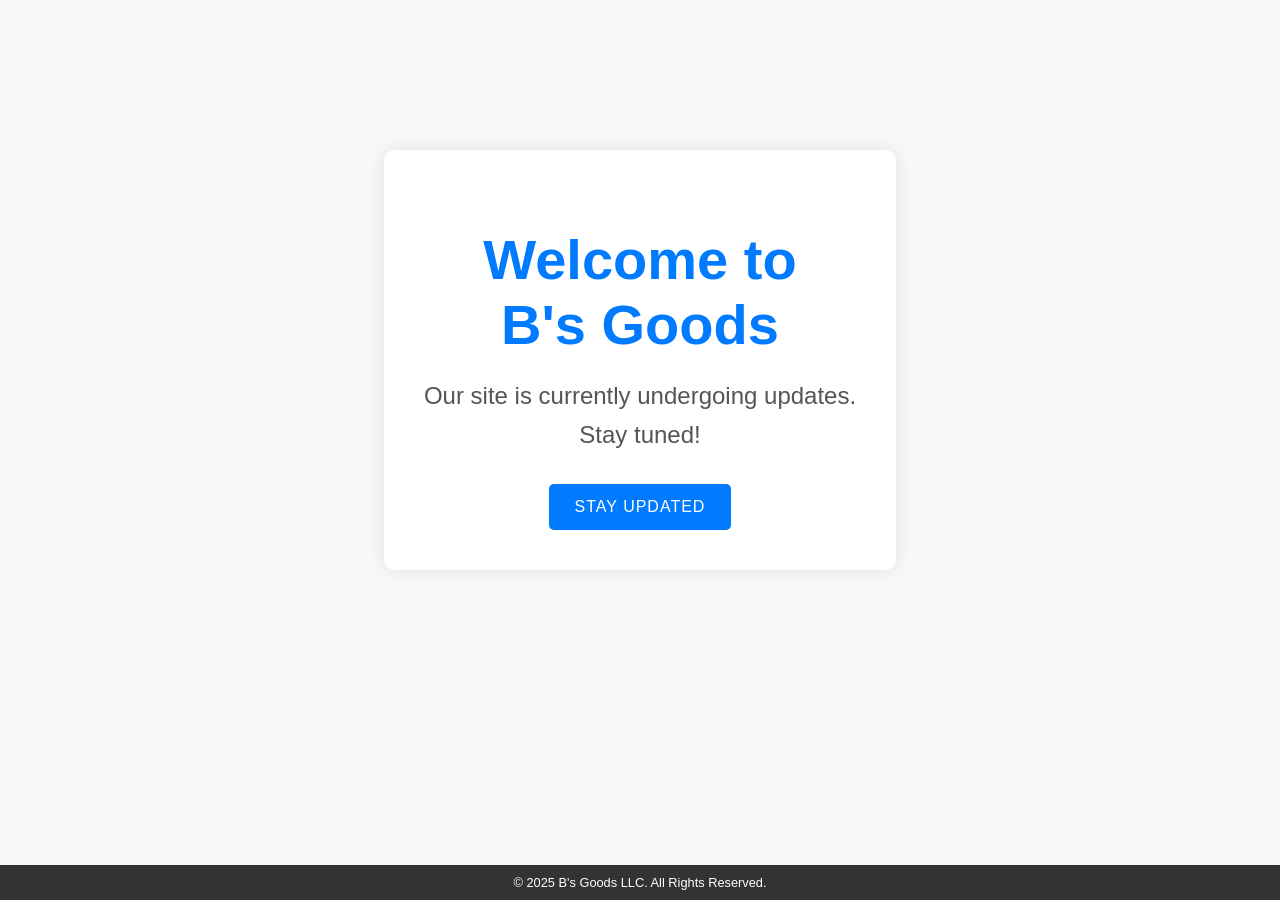
<file: index.html>
<!DOCTYPE html>
<html lang="en">

<head>
  
  <meta charset="UTF-8">
  <meta name="viewport" content="width=device-width, initial-scale=1.0">
  <meta name="robots" content="noindex">
  <title>B's Goods - Coming Soon</title>
  <style>
    body {
      font-family: 'Segoe UI', Tahoma, Geneva, Verdana, sans-serif;
      margin: 0;
      padding: 0;
      display: flex;
      justify-content: center;
      align-items: center;
      min-height: 80vh;
      background-color: #f9f9f9;
      color: #333;
    }

    .container {
      text-align: center;
      padding: 40px;
      border-radius: 10px;
      box-shadow: 0 0 20px rgba(0, 0, 0, 0.1);
      background-color: #fff;
      animation: fadeIn 1s ease;
    }

    @keyframes fadeIn {
      from {
        opacity: 0;
        transform: translateY(-20px);
      }

      to {
        opacity: 1;
        transform: translateY(0);
      }
    }

    h1 {
      font-size: 3.5rem;
      margin-bottom: 10px;
      color: #007bff;
      white-space: nowrap;
    }

    h2 {
      font-size: 1.5rem;
      color: #555;
      margin-bottom: 30px;
      line-height: 1.6;
      font-weight: normal;
    }

    footer {
      position: absolute;
      bottom: 0;
      width: 100%;
      background-color: #333;
      color: #fff;
      padding: 10px 0;
      text-align: center;
      font-size: 0.8rem;
    }

    .btn {
      padding: 12px 24px;
      font-size: 1rem;
      background-color: #007bff;
      color: #fff;
      text-decoration: none;
      border-radius: 5px;
      transition: background-color 0.3s ease;
      display: inline-block;
      text-transform: uppercase;
      letter-spacing: 1px;
      border: 2px solid transparent;
    }

    .btn:hover {
      background-color: #0056b3;
    }

    .btn:active {
      transform: translateY(1px);
    }

    @media screen and (max-width: 768px) {
      h1 {
        font-size: 3rem;
        white-space: normal;
        /* Allow to break into a new line on mobile */
      }

      h1,
      h2 {
        white-space: pre-line;
      }

      h2 {
        font-size: 1.3rem;
      }
    }

    @media screen and (max-width: 480px) {
      h1 {
        font-size: 2.5rem;
        white-space: normal;
        /* Allow to break into a new line on mobile */
      }

      h1 {
        white-space: normal;
        /* Separate 'Welcome to' on a new line for small displays */
      }

      h2 {
        font-size: 1.2rem;
      }

      .btn {
        display: block;
        /* Display button as a block on mobile */
        margin-top: 20px;
        /* Add margin to the button for spacing */
      }
    }
  </style>
</head>

<body>
  <div class="container">
    <h1>Welcome to <br class="break-on-mobile">B's Goods</h1>
    <h2>Our site is currently undergoing updates.<br>Stay tuned!</h2>
    <a href="/info" class="btn">Stay Updated</a>
  </div>
  <footer>
    &copy; 2025 <a href="https://bsgoodsllc.com" style="color: #fff; text-decoration: none;">B's Goods LLC</a>. All Rights Reserved.
  </footer>
</body>

</html>
</file>
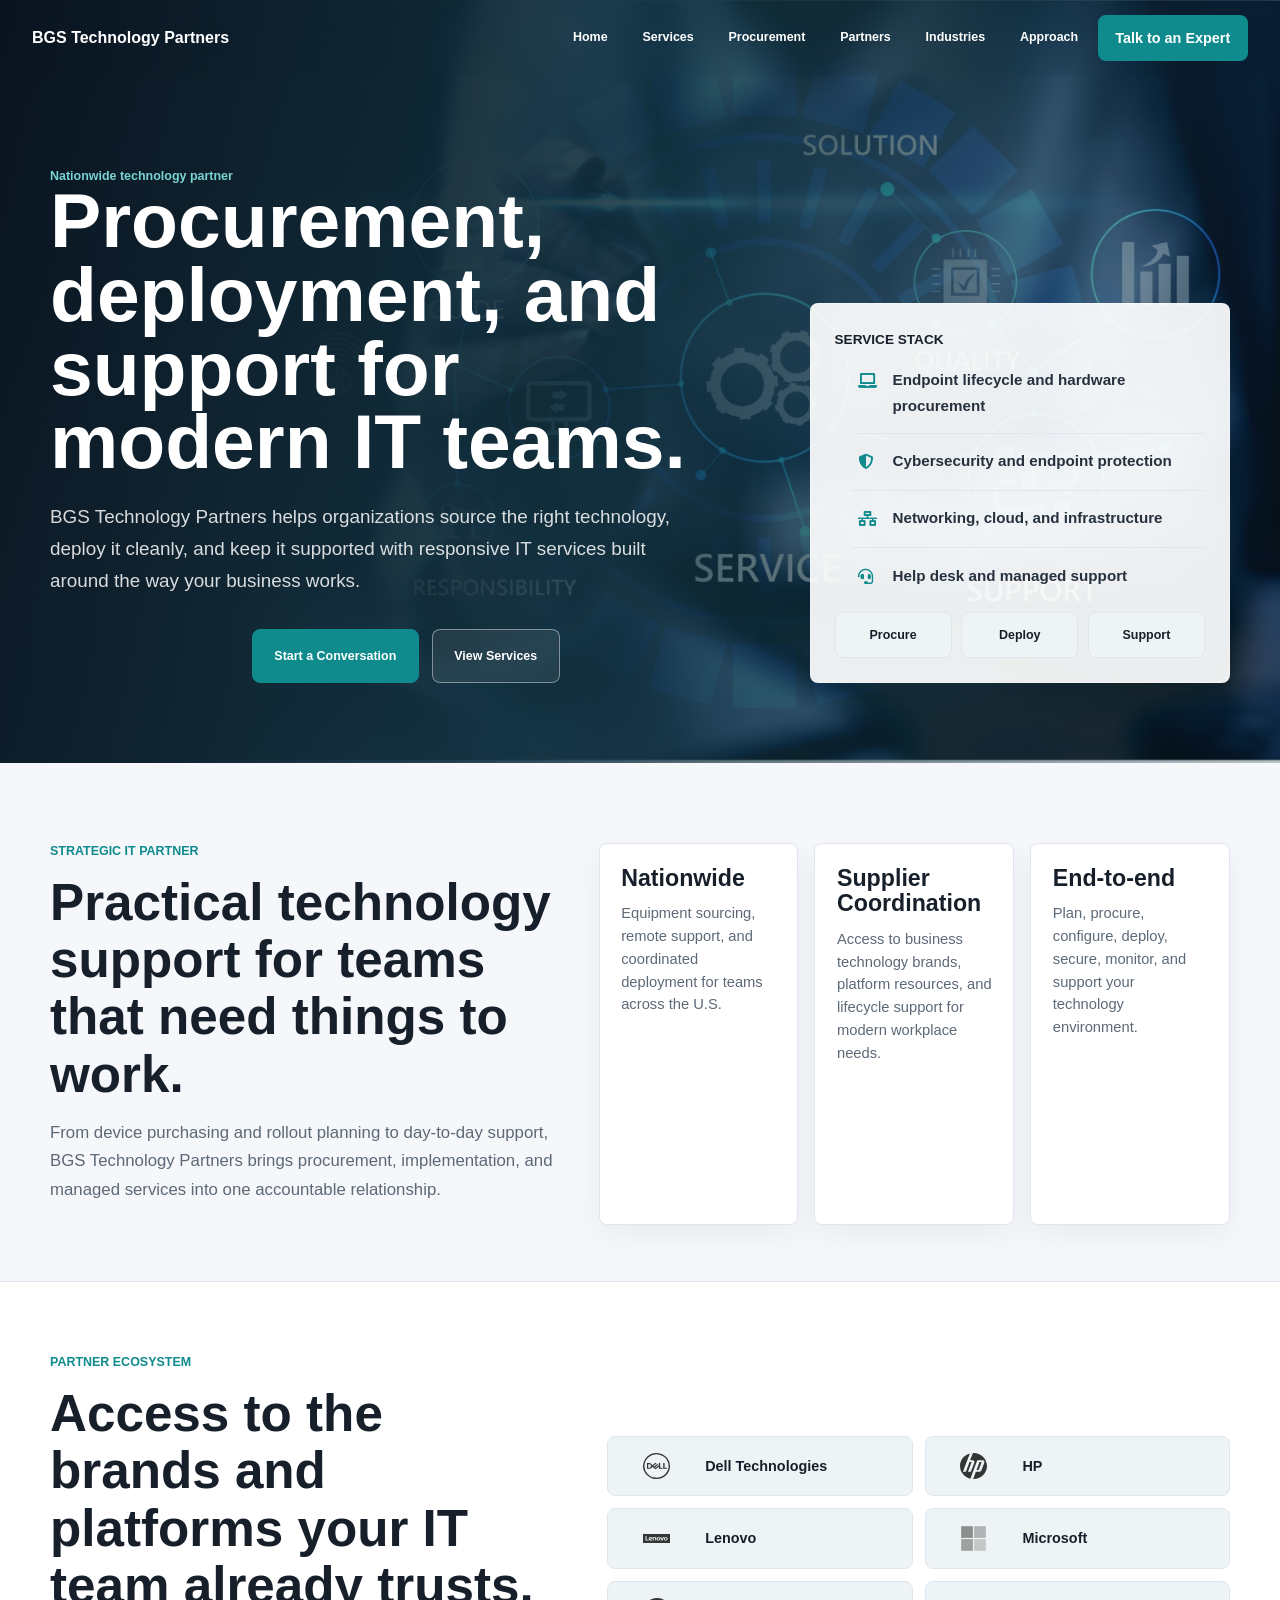
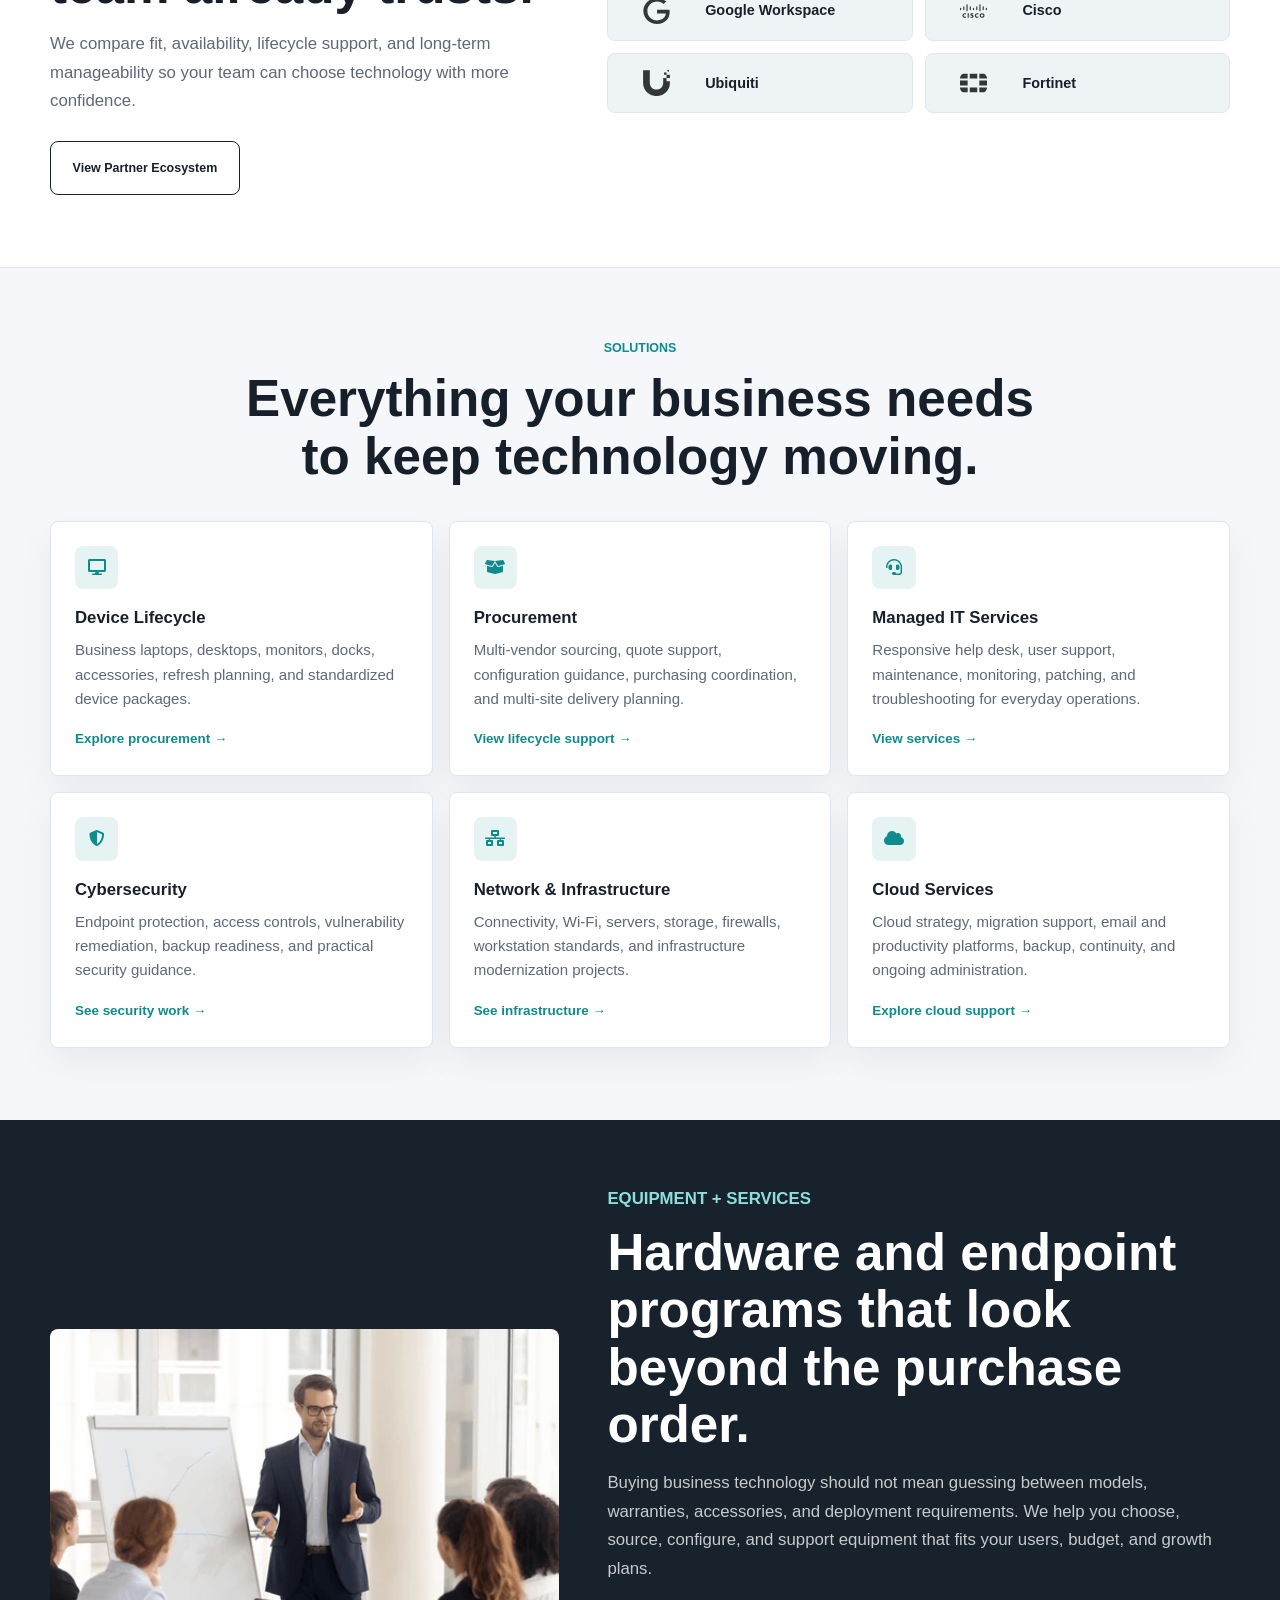
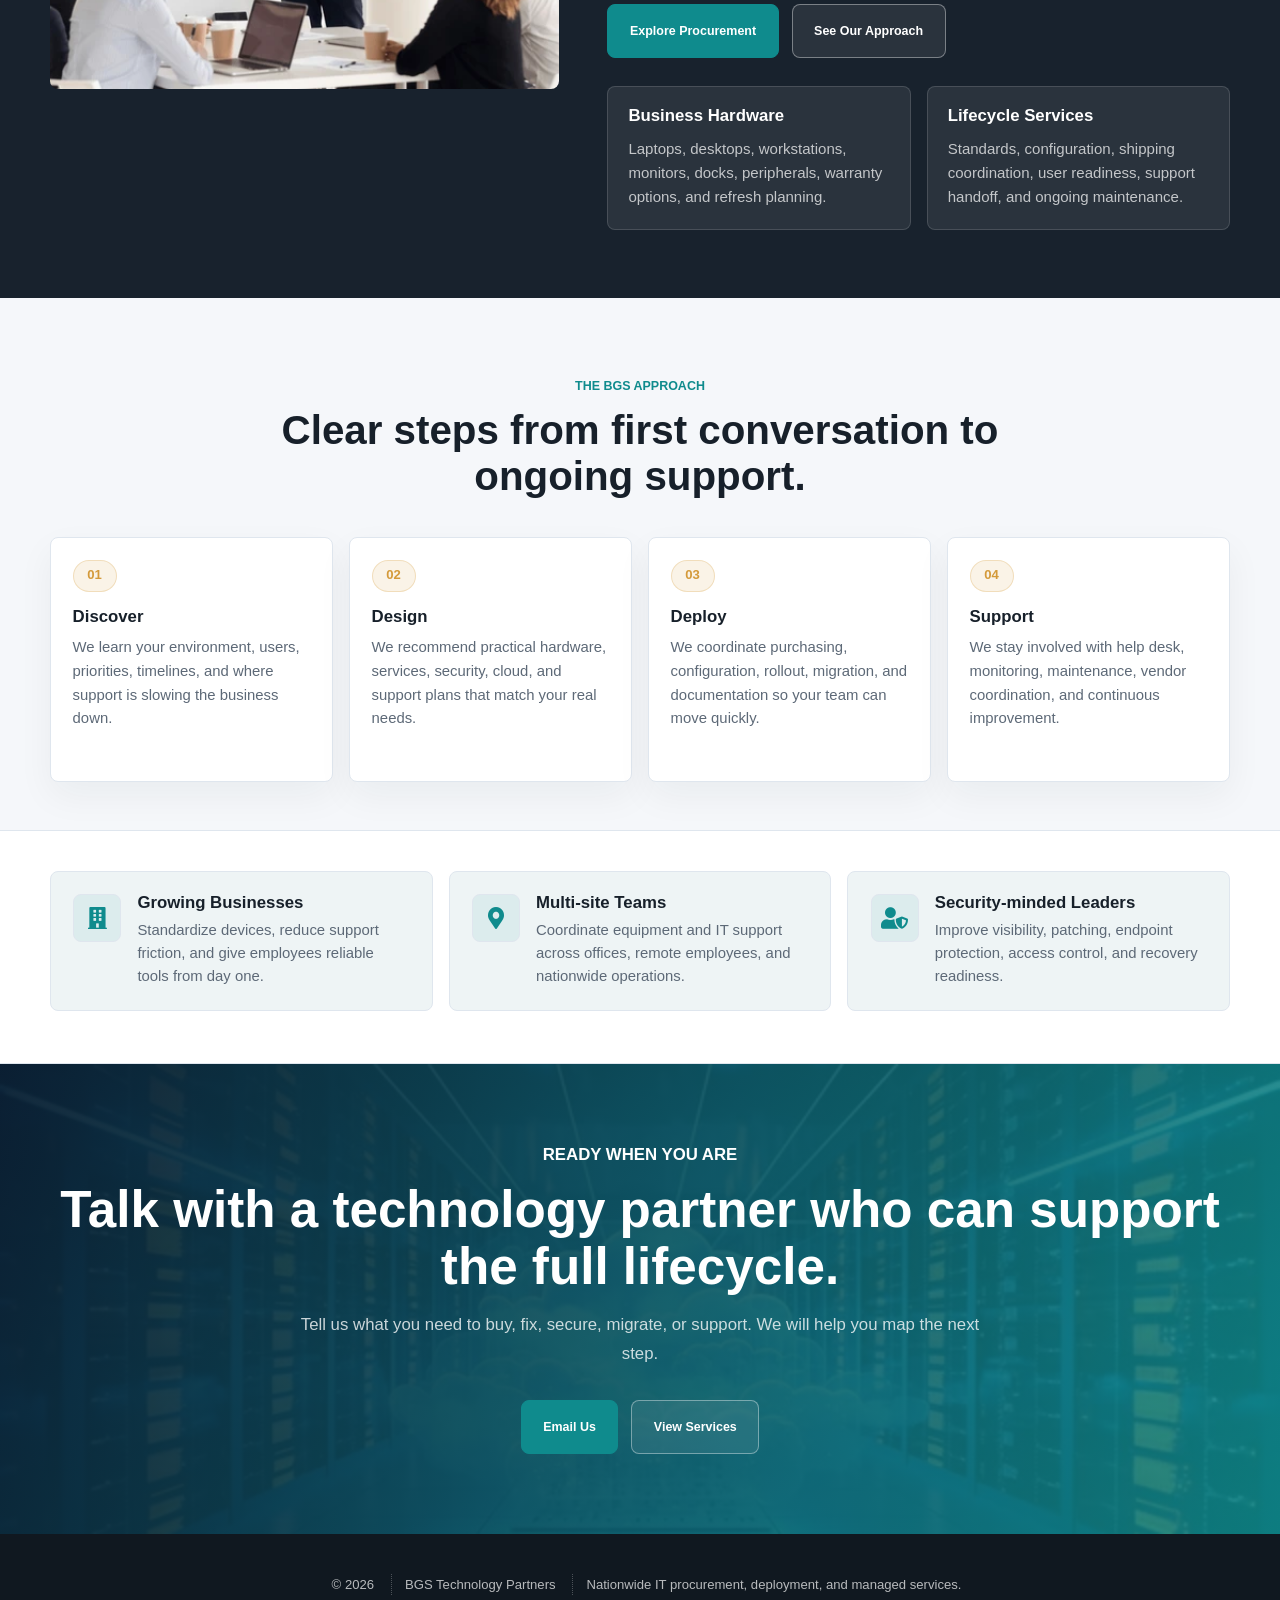
<file: info/index.html>
<!DOCTYPE HTML>
<html lang="en">

<head>
	<title>BGS Technology Partners | Nationwide IT Procurement &amp; Managed Services</title>
	<meta charset="utf-8" />
	<meta name="viewport" content="width=device-width, initial-scale=1, user-scalable=no" />
	<meta name="description" content="BGS Technology Partners provides nationwide IT procurement, deployment, managed support, cybersecurity, cloud, networking, and endpoint lifecycle services." />
	<meta name="robots" content="noindex, nofollow, noarchive, nosnippet, noimageindex" />
	<meta name="googlebot" content="noindex, nofollow, noarchive, nosnippet, noimageindex" />
	<meta name="bingbot" content="noindex, nofollow, noarchive, nosnippet, noimageindex" />
	<link rel="icon" href="favicon.svg" type="image/svg+xml" />
	<link rel="stylesheet" href="assets/css/main.css" />
	<noscript>
		<link rel="stylesheet" href="assets/css/noscript.css" />
	</noscript>
</head>

<body class="index is-preload">
	<div id="page-wrapper">

		<header id="header" class="alt">
			<h1 id="logo"><a href="index.html">BGS <span>Technology Partners</span></a></h1>
			<nav id="nav">
				<ul>
					<li class="current"><a href="index.html">Home</a></li>
					<li><a href="services.html">Services</a></li>
					<li><a href="procurement.html">Procurement</a></li>
					<li>
						<a href="partners.html">Partners</a>
						<ul>
							<li><a href="partners.html#hardware">Hardware &amp; Endpoint</a></li>
							<li><a href="partners.html#productivity">Cloud &amp; Productivity</a></li>
							<li><a href="partners.html#security-networking">Security &amp; Networking</a></li>
						</ul>
					</li>
					<li><a href="industries.html">Industries</a></li>
					<li><a href="approach.html">Approach</a></li>
					<li><a href="contact.html" class="button primary">Talk to an Expert</a></li>
				</ul>
			</nav>
		</header>

		<section id="banner">
			<div class="inner hero-shell">
				<div class="hero-copy">
					<p class="eyebrow">Nationwide technology partner</p>
					<header>
						<h2>Procurement, deployment, and support for modern IT teams.</h2>
					</header>
					<p class="hero-lede">BGS Technology Partners helps organizations source the right technology, deploy it cleanly, and keep it supported with responsive IT services built around the way your business works.</p>
					<footer>
						<ul class="buttons hero-actions">
							<li><a href="contact.html" class="button primary">Start a Conversation</a></li>
							<li><a href="services.html" class="button">View Services</a></li>
						</ul>
					</footer>
				</div>
				<div class="hero-panel" aria-label="Service highlights">
					<div class="panel-topline">Service stack</div>
					<ul>
						<li><span class="icon solid fa-laptop"></span> Endpoint lifecycle and hardware procurement</li>
						<li><span class="icon solid fa-shield-alt"></span> Cybersecurity and endpoint protection</li>
						<li><span class="icon solid fa-network-wired"></span> Networking, cloud, and infrastructure</li>
						<li><span class="icon solid fa-headset"></span> Help desk and managed support</li>
					</ul>
					<div class="partner-strip" aria-label="Service model">
						<span>Procure</span>
						<span>Deploy</span>
						<span>Support</span>
					</div>
				</div>
			</div>
		</section>

		<article id="main">
			<section class="intro-section container">
				<div class="section-copy">
					<p class="eyebrow">Strategic IT partner</p>
					<h2>Practical technology support for teams that need things to work.</h2>
					<p>From device purchasing and rollout planning to day-to-day support, BGS Technology Partners brings procurement, implementation, and managed services into one accountable relationship.</p>
				</div>
				<div class="proof-grid">
					<section>
						<strong>Nationwide</strong>
						<span>Equipment sourcing, remote support, and coordinated deployment for teams across the U.S.</span>
					</section>
					<section>
						<strong>Supplier Coordination</strong>
						<span>Access to business technology brands, platform resources, and lifecycle support for modern workplace needs.</span>
					</section>
					<section>
						<strong>End-to-end</strong>
						<span>Plan, procure, configure, deploy, secure, monitor, and support your technology environment.</span>
					</section>
				</div>
			</section>

			<section id="partners" class="ecosystem-section">
				<div class="container ecosystem-grid">
					<div class="section-copy">
						<p class="eyebrow">Partner ecosystem</p>
						<h2>Access to the brands and platforms your IT team already trusts.</h2>
						<p>We compare fit, availability, lifecycle support, and long-term manageability so your team can choose technology with more confidence.</p>
						<a href="partners.html" class="button">View Partner Ecosystem</a>
					</div>
					<div class="vendor-strip-grid" aria-label="Technology ecosystem examples">
						<div class="vendor-logo-tile">
							<img src="images/logos/dell.svg" alt="Dell logo" />
							<span>Dell Technologies</span>
						</div>
						<div class="vendor-logo-tile">
							<img src="images/logos/hp.svg" alt="HP logo" />
							<span>HP</span>
						</div>
						<div class="vendor-logo-tile">
							<img src="images/logos/lenovo.svg" alt="Lenovo logo" />
							<span>Lenovo</span>
						</div>
						<div class="vendor-logo-tile">
							<img src="images/logos/microsoft.svg" alt="Microsoft logo" />
							<span>Microsoft</span>
						</div>
						<div class="vendor-logo-tile">
							<img src="images/logos/google.svg" alt="Google logo" />
							<span>Google Workspace</span>
						</div>
						<div class="vendor-logo-tile">
							<img src="images/logos/cisco.svg" alt="Cisco logo" />
							<span>Cisco</span>
						</div>
						<div class="vendor-logo-tile">
							<img src="images/logos/ubiquiti.svg" alt="Ubiquiti logo" />
							<span>Ubiquiti</span>
						</div>
						<div class="vendor-logo-tile">
							<img src="images/logos/fortinet.svg" alt="Fortinet logo" />
							<span>Fortinet</span>
						</div>
					</div>
				</div>
			</section>

			<section id="solutions" class="wrapper style3 container special solutions-section">
				<header class="major">
					<p class="eyebrow">Solutions</p>
					<h2>Everything your business needs to keep technology moving.</h2>
				</header>
				<div class="solution-grid">
					<section>
						<span class="icon solid fa-desktop"></span>
						<header>
							<h3>Device Lifecycle</h3>
						</header>
						<p>Business laptops, desktops, monitors, docks, accessories, refresh planning, and standardized device packages.</p>
						<a href="procurement.html">Explore procurement</a>
					</section>
					<section>
						<span class="icon solid fa-box-open"></span>
						<header>
							<h3>Procurement</h3>
						</header>
						<p>Multi-vendor sourcing, quote support, configuration guidance, purchasing coordination, and multi-site delivery planning.</p>
						<a href="procurement.html">View lifecycle support</a>
					</section>
					<section>
						<span class="icon solid fa-headset"></span>
						<header>
							<h3>Managed IT Services</h3>
						</header>
						<p>Responsive help desk, user support, maintenance, monitoring, patching, and troubleshooting for everyday operations.</p>
						<a href="services.html">View services</a>
					</section>
					<section>
						<span class="icon solid fa-shield-alt"></span>
						<header>
							<h3>Cybersecurity</h3>
						</header>
						<p>Endpoint protection, access controls, vulnerability remediation, backup readiness, and practical security guidance.</p>
						<a href="services.html#security">See security work</a>
					</section>
					<section>
						<span class="icon solid fa-network-wired"></span>
						<header>
							<h3>Network &amp; Infrastructure</h3>
						</header>
						<p>Connectivity, Wi-Fi, servers, storage, firewalls, workstation standards, and infrastructure modernization projects.</p>
						<a href="services.html#infrastructure">See infrastructure</a>
					</section>
					<section>
						<span class="icon solid fa-cloud"></span>
						<header>
							<h3>Cloud Services</h3>
						</header>
						<p>Cloud strategy, migration support, email and productivity platforms, backup, continuity, and ongoing administration.</p>
						<a href="services.html#cloud">Explore cloud support</a>
					</section>
				</div>
			</section>

			<section id="equipment" class="equipment-band">
				<div class="container equipment-grid">
					<div class="equipment-image">
						<img src="images/business-planning.webp" alt="Business technology planning session" />
					</div>
					<div class="equipment-copy">
						<p class="eyebrow">Equipment + services</p>
						<h2>Hardware and endpoint programs that look beyond the purchase order.</h2>
						<p>Buying business technology should not mean guessing between models, warranties, accessories, and deployment requirements. We help you choose, source, configure, and support equipment that fits your users, budget, and growth plans.</p>
						<ul class="buttons equipment-actions">
							<li><a href="procurement.html" class="button primary">Explore Procurement</a></li>
							<li><a href="approach.html" class="button">See Our Approach</a></li>
						</ul>
						<div class="partner-cards">
							<section>
								<h3>Business Hardware</h3>
								<p>Laptops, desktops, workstations, monitors, docks, peripherals, warranty options, and refresh planning.</p>
							</section>
							<section>
								<h3>Lifecycle Services</h3>
								<p>Standards, configuration, shipping coordination, user readiness, support handoff, and ongoing maintenance.</p>
							</section>
						</div>
					</div>
				</div>
			</section>

			<section id="process" class="process-section">
				<div class="container">
					<header class="major">
						<p class="eyebrow">The BGS approach</p>
						<h2>Clear steps from first conversation to ongoing support.</h2>
					</header>
					<div class="process-grid">
						<section>
							<span>01</span>
							<h3>Discover</h3>
							<p>We learn your environment, users, priorities, timelines, and where support is slowing the business down.</p>
						</section>
						<section>
							<span>02</span>
							<h3>Design</h3>
							<p>We recommend practical hardware, services, security, cloud, and support plans that match your real needs.</p>
						</section>
						<section>
							<span>03</span>
							<h3>Deploy</h3>
							<p>We coordinate purchasing, configuration, rollout, migration, and documentation so your team can move quickly.</p>
						</section>
						<section>
							<span>04</span>
							<h3>Support</h3>
							<p>We stay involved with help desk, monitoring, maintenance, vendor coordination, and continuous improvement.</p>
						</section>
					</div>
				</div>
			</section>

			<section class="outcomes-section">
				<div class="container">
					<div class="outcome-grid">
						<section>
							<span class="icon solid featured fa-building"></span>
							<h3>Growing Businesses</h3>
							<p>Standardize devices, reduce support friction, and give employees reliable tools from day one.</p>
						</section>
						<section>
							<span class="icon solid featured fa-map-marker-alt"></span>
							<h3>Multi-site Teams</h3>
							<p>Coordinate equipment and IT support across offices, remote employees, and nationwide operations.</p>
						</section>
						<section>
							<span class="icon solid featured fa-user-shield"></span>
							<h3>Security-minded Leaders</h3>
							<p>Improve visibility, patching, endpoint protection, access control, and recovery readiness.</p>
						</section>
					</div>
				</div>
			</section>
		</article>

		<section id="cta">
			<header>
				<p class="eyebrow">Ready when you are</p>
				<h2>Talk with a technology partner who can support the full lifecycle.</h2>
				<p>Tell us what you need to buy, fix, secure, migrate, or support. We will help you map the next step.</p>
			</header>
			<footer>
				<ul class="buttons">
					<li><a href="mailto:itmsp@juicyserver.com?subject=IT%20Services%20Inquiry%20&amp;body=Business%3A%0A%0AWhat%20service(s)%20are%20you%20interested%20in%3A%0A%0ANumber%20of%20users%20or%20devices%3A%0A%0ALocations%3A%0A" class="button primary">Email Us</a></li>
					<li><a href="services.html" class="button">View Services</a></li>
				</ul>
			</footer>
		</section>

		<footer id="footer">
			<ul class="copyright">
				<li>&copy; 2026</li>
				<li>BGS Technology Partners</li>
				<li>Nationwide IT procurement, deployment, and managed services.</li>
			</ul>
		</footer>

	</div>

	<script src="assets/js/jquery.min.js"></script>
	<script src="assets/js/jquery.dropotron.min.js"></script>
	<script src="assets/js/jquery.scrolly.min.js"></script>
	<script src="assets/js/jquery.scrollex.min.js"></script>
	<script src="assets/js/browser.min.js"></script>
	<script src="assets/js/breakpoints.min.js"></script>
	<script src="assets/js/util.js"></script>
	<script src="assets/js/main.js"></script>
	<script src="assets/js/anchor-offset.js"></script>

</body>

</html>
</file>
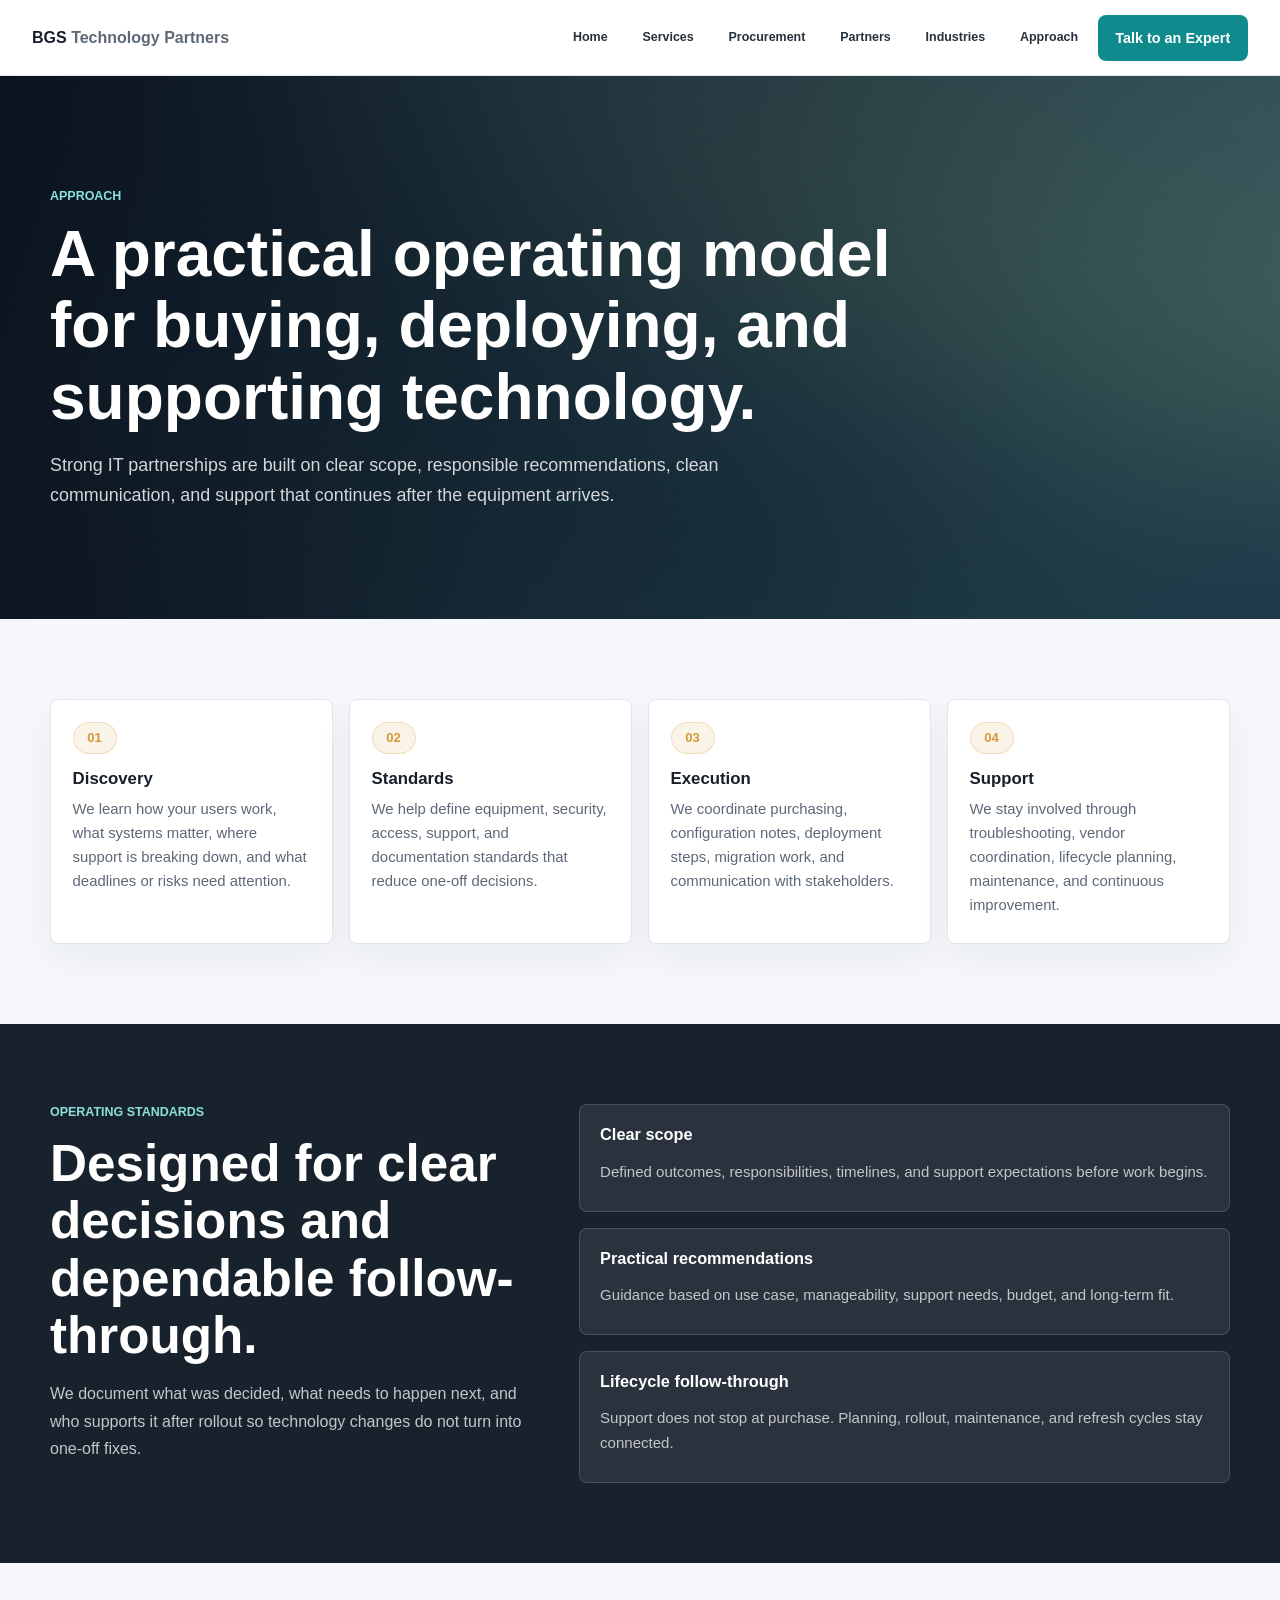
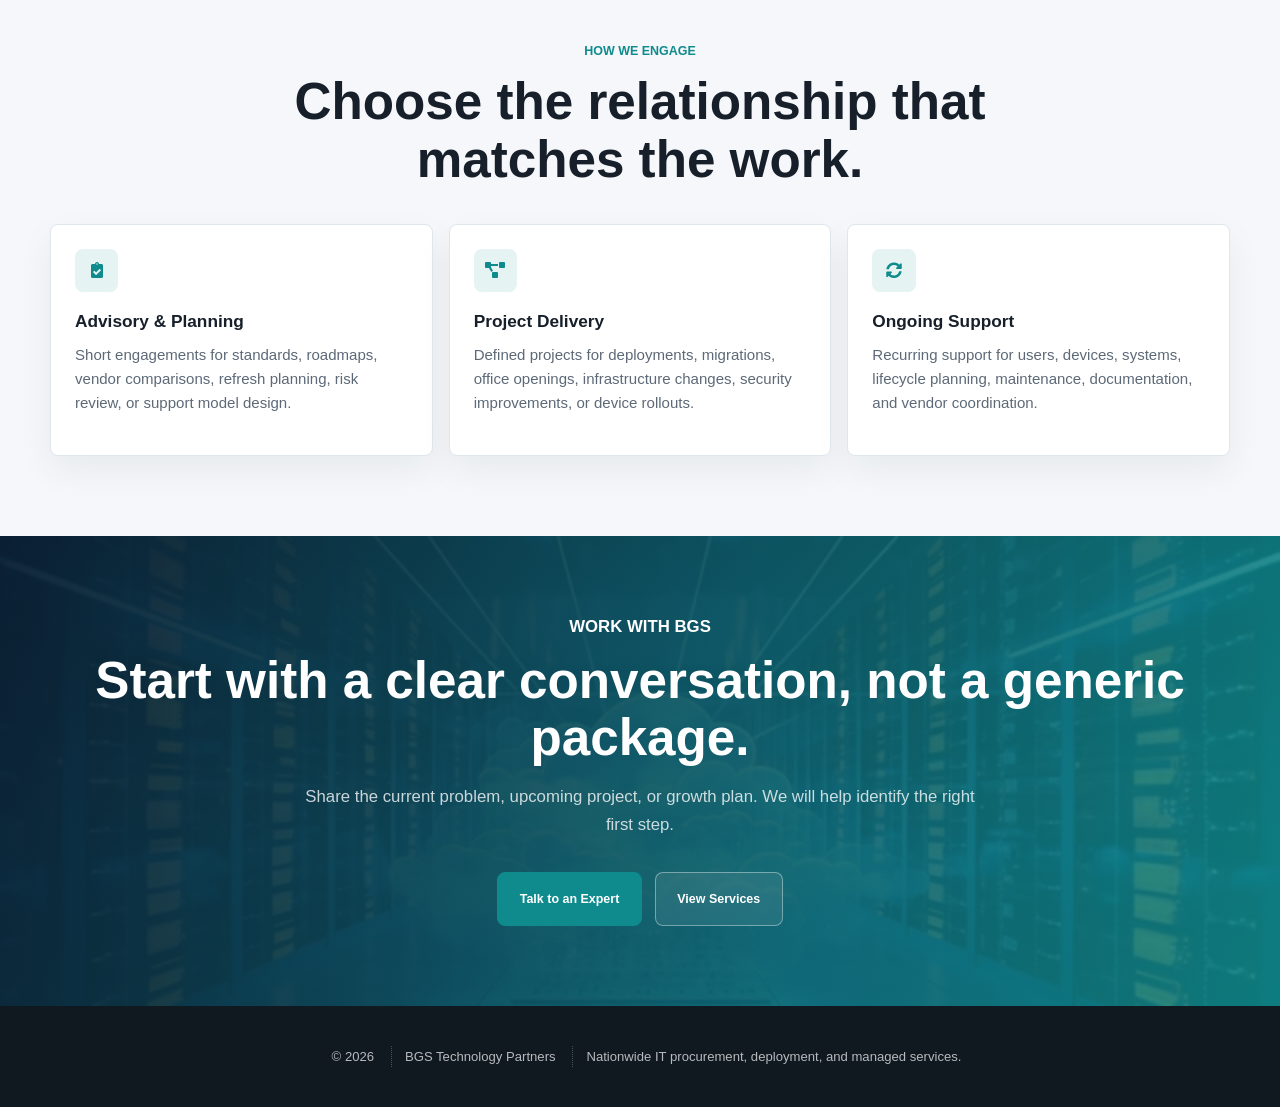
<file: info/approach.html>
<!DOCTYPE HTML>
<html lang="en">

<head>
	<title>Approach | BGS Technology Partners</title>
	<meta charset="utf-8" />
	<meta name="viewport" content="width=device-width, initial-scale=1, user-scalable=no" />
	<meta name="description" content="The BGS Technology Partners approach to discovery, standards, deployment, managed support, and lifecycle planning." />
	<meta name="robots" content="noindex, nofollow, noarchive, nosnippet, noimageindex" />
	<meta name="googlebot" content="noindex, nofollow, noarchive, nosnippet, noimageindex" />
	<meta name="bingbot" content="noindex, nofollow, noarchive, nosnippet, noimageindex" />
	<link rel="icon" href="favicon.svg" type="image/svg+xml" />
	<link rel="stylesheet" href="assets/css/main.css" />
	<noscript>
		<link rel="stylesheet" href="assets/css/noscript.css" />
	</noscript>
</head>

<body class="subpage is-preload">
	<div id="page-wrapper">

		<header id="header">
			<h1 id="logo"><a href="index.html">BGS <span>Technology Partners</span></a></h1>
			<nav id="nav">
				<ul>
					<li><a href="index.html">Home</a></li>
					<li><a href="services.html">Services</a></li>
					<li><a href="procurement.html">Procurement</a></li>
					<li>
						<a href="partners.html">Partners</a>
						<ul>
							<li><a href="partners.html#hardware">Hardware &amp; Endpoint</a></li>
							<li><a href="partners.html#productivity">Cloud &amp; Productivity</a></li>
							<li><a href="partners.html#security-networking">Security &amp; Networking</a></li>
						</ul>
					</li>
					<li><a href="industries.html">Industries</a></li>
					<li class="current"><a href="approach.html">Approach</a></li>
					<li><a href="contact.html" class="button primary">Talk to an Expert</a></li>
				</ul>
			</nav>
		</header>

		<article id="main">
			<section class="page-hero approach-hero">
				<div class="container">
					<p class="eyebrow">Approach</p>
					<h2>A practical operating model for buying, deploying, and supporting technology.</h2>
					<p>Strong IT partnerships are built on clear scope, responsible recommendations, clean communication, and support that continues after the equipment arrives.</p>
				</div>
			</section>

			<section class="page-section container">
				<div class="process-grid expanded-process">
					<section>
						<span>01</span>
						<h3>Discovery</h3>
						<p>We learn how your users work, what systems matter, where support is breaking down, and what deadlines or risks need attention.</p>
					</section>
					<section>
						<span>02</span>
						<h3>Standards</h3>
						<p>We help define equipment, security, access, support, and documentation standards that reduce one-off decisions.</p>
					</section>
					<section>
						<span>03</span>
						<h3>Execution</h3>
						<p>We coordinate purchasing, configuration notes, deployment steps, migration work, and communication with stakeholders.</p>
					</section>
					<section>
						<span>04</span>
						<h3>Support</h3>
						<p>We stay involved through troubleshooting, vendor coordination, lifecycle planning, maintenance, and continuous improvement.</p>
					</section>
				</div>
			</section>

			<section class="feature-band">
				<div class="container feature-grid">
					<div>
						<p class="eyebrow">Operating standards</p>
						<h2>Designed for clear decisions and dependable follow-through.</h2>
						<p>We document what was decided, what needs to happen next, and who supports it after rollout so technology changes do not turn into one-off fixes.</p>
					</div>
					<div class="capability-list">
						<section>
							<h3>Clear scope</h3>
							<p>Defined outcomes, responsibilities, timelines, and support expectations before work begins.</p>
						</section>
						<section>
							<h3>Practical recommendations</h3>
							<p>Guidance based on use case, manageability, support needs, budget, and long-term fit.</p>
						</section>
						<section>
							<h3>Lifecycle follow-through</h3>
							<p>Support does not stop at purchase. Planning, rollout, maintenance, and refresh cycles stay connected.</p>
						</section>
					</div>
				</div>
			</section>

			<section class="page-section container">
				<header class="major">
					<p class="eyebrow">How we engage</p>
					<h2>Choose the relationship that matches the work.</h2>
				</header>
				<div class="detail-grid">
					<section>
						<span class="icon solid fa-clipboard-check"></span>
						<h3>Advisory &amp; Planning</h3>
						<p>Short engagements for standards, roadmaps, vendor comparisons, refresh planning, risk review, or support model design.</p>
					</section>
					<section>
						<span class="icon solid fa-project-diagram"></span>
						<h3>Project Delivery</h3>
						<p>Defined projects for deployments, migrations, office openings, infrastructure changes, security improvements, or device rollouts.</p>
					</section>
					<section>
						<span class="icon solid fa-sync-alt"></span>
						<h3>Ongoing Support</h3>
						<p>Recurring support for users, devices, systems, lifecycle planning, maintenance, documentation, and vendor coordination.</p>
					</section>
				</div>
			</section>
		</article>

		<section id="cta">
			<header>
				<p class="eyebrow">Work with BGS</p>
				<h2>Start with a clear conversation, not a generic package.</h2>
				<p>Share the current problem, upcoming project, or growth plan. We will help identify the right first step.</p>
			</header>
			<footer>
				<ul class="buttons">
					<li><a href="contact.html" class="button primary">Talk to an Expert</a></li>
					<li><a href="services.html" class="button">View Services</a></li>
				</ul>
			</footer>
		</section>

		<footer id="footer">
			<ul class="copyright">
				<li>&copy; 2026</li>
				<li>BGS Technology Partners</li>
				<li>Nationwide IT procurement, deployment, and managed services.</li>
			</ul>
		</footer>

	</div>

	<script src="assets/js/jquery.min.js"></script>
	<script src="assets/js/jquery.dropotron.min.js"></script>
	<script src="assets/js/jquery.scrolly.min.js"></script>
	<script src="assets/js/jquery.scrollex.min.js"></script>
	<script src="assets/js/browser.min.js"></script>
	<script src="assets/js/breakpoints.min.js"></script>
	<script src="assets/js/util.js"></script>
	<script src="assets/js/main.js"></script>
	<script src="assets/js/anchor-offset.js"></script>

</body>

</html>
</file>
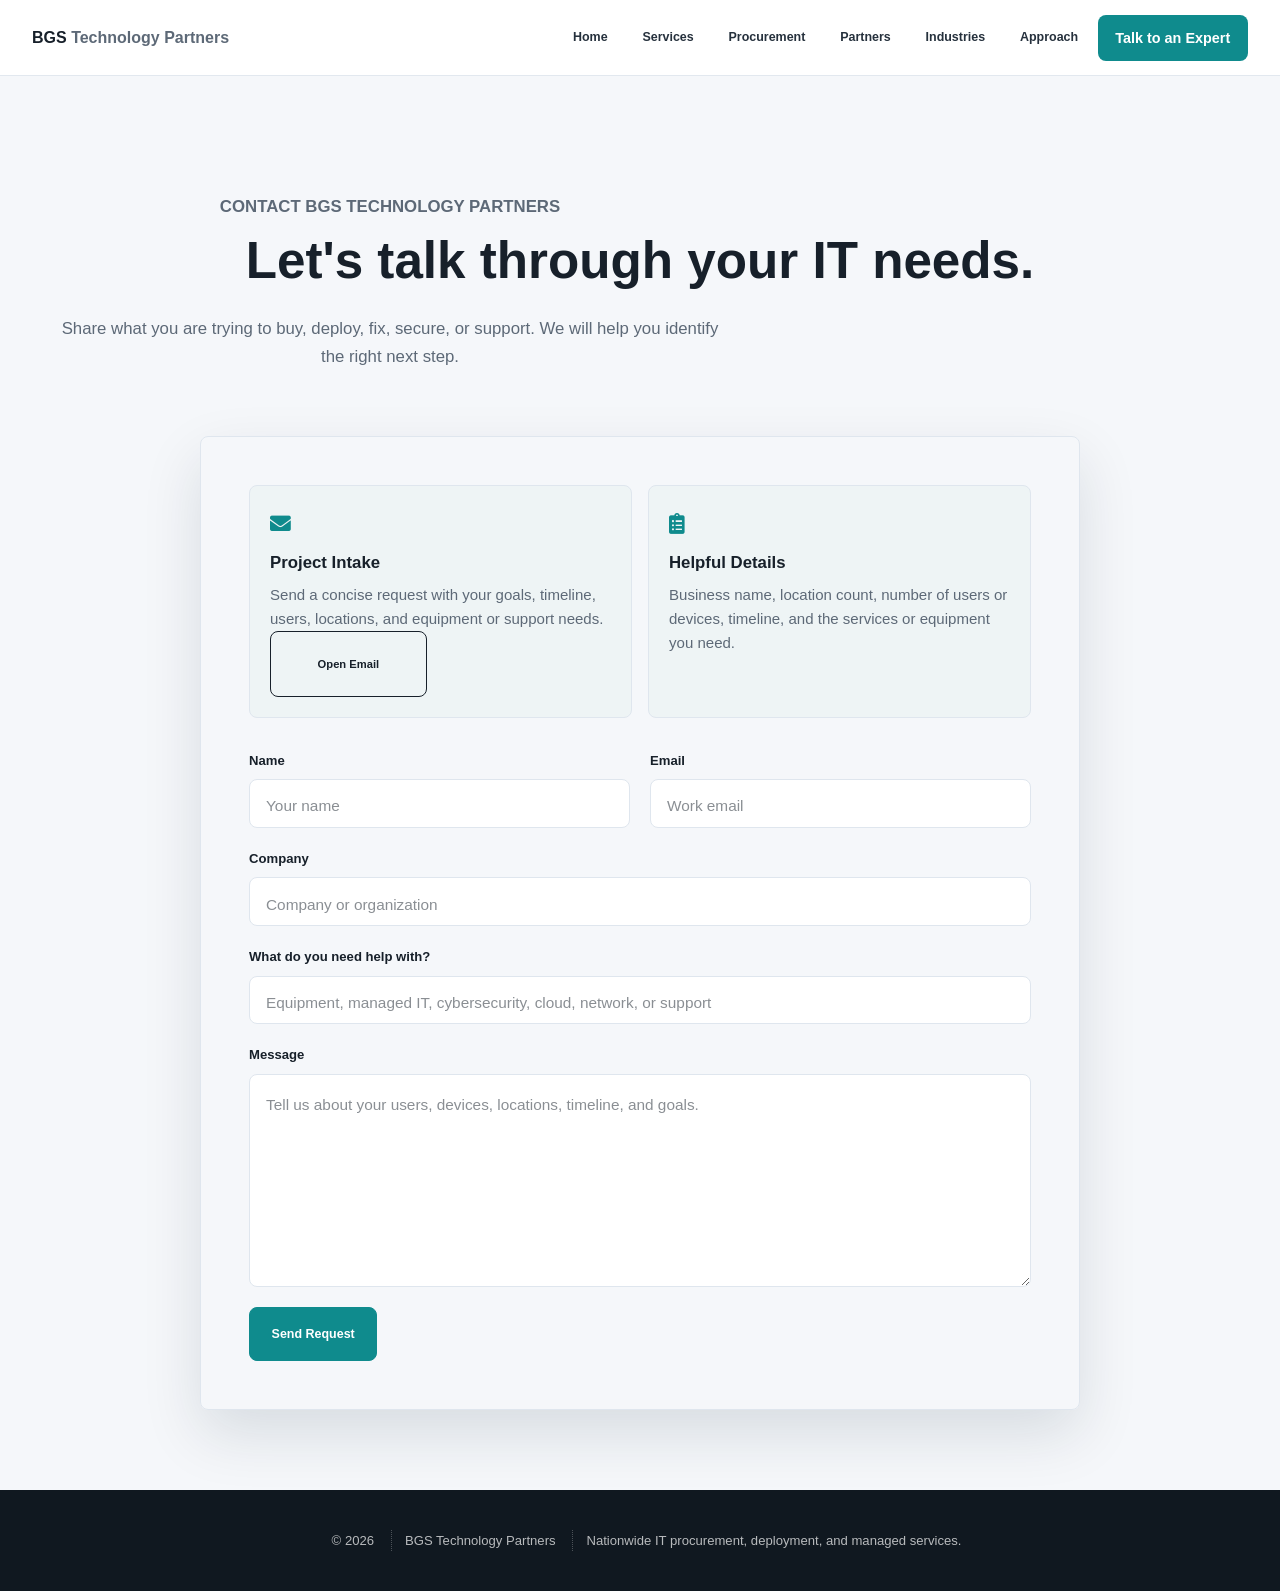
<file: info/contact.html>
<!DOCTYPE HTML>
<html lang="en">

<head>
	<title>Contact BGS Technology Partners | IT Procurement &amp; Managed Services</title>
	<meta charset="utf-8" />
	<meta name="viewport" content="width=device-width, initial-scale=1, user-scalable=no" />
	<meta name="description" content="Contact BGS Technology Partners for nationwide IT procurement, managed support, cybersecurity, cloud, endpoint lifecycle, and network projects." />
	<meta name="robots" content="noindex, nofollow, noarchive, nosnippet, noimageindex" />
	<meta name="googlebot" content="noindex, nofollow, noarchive, nosnippet, noimageindex" />
	<meta name="bingbot" content="noindex, nofollow, noarchive, nosnippet, noimageindex" />
	<link rel="icon" href="favicon.svg" type="image/svg+xml" />
	<link rel="stylesheet" href="assets/css/main.css" />
	<noscript>
		<link rel="stylesheet" href="assets/css/noscript.css" />
	</noscript>
</head>

<body class="contact is-preload">
	<div id="page-wrapper">

		<header id="header">
			<h1 id="logo"><a href="index.html">BGS <span>Technology Partners</span></a></h1>
			<nav id="nav">
				<ul>
					<li><a href="index.html">Home</a></li>
					<li><a href="services.html">Services</a></li>
					<li><a href="procurement.html">Procurement</a></li>
					<li>
						<a href="partners.html">Partners</a>
						<ul>
							<li><a href="partners.html#hardware">Hardware &amp; Endpoint</a></li>
							<li><a href="partners.html#productivity">Cloud &amp; Productivity</a></li>
							<li><a href="partners.html#security-networking">Security &amp; Networking</a></li>
						</ul>
					</li>
					<li><a href="industries.html">Industries</a></li>
					<li><a href="approach.html">Approach</a></li>
					<li class="current"><a href="contact.html" class="button primary">Talk to an Expert</a></li>
				</ul>
			</nav>
		</header>

		<article id="main">
			<header class="special container contact-hero">
				<p class="eyebrow">Contact BGS Technology Partners</p>
				<h2>Let's talk through your IT needs.</h2>
				<p>Share what you are trying to buy, deploy, fix, secure, or support. We will help you identify the right next step.</p>
			</header>

			<section class="wrapper style4 special container medium contact-card">
				<div class="content">
					<div class="contact-options">
						<section>
							<span class="icon solid fa-envelope"></span>
							<h3>Project Intake</h3>
							<p>Send a concise request with your goals, timeline, users, locations, and equipment or support needs.</p>
							<a href="mailto:itmsp@juicyserver.com?subject=IT%20Services%20Inquiry" class="button small">Open Email</a>
						</section>
						<section>
							<span class="icon solid fa-clipboard-list"></span>
							<h3>Helpful Details</h3>
							<p>Business name, location count, number of users or devices, timeline, and the services or equipment you need.</p>
						</section>
					</div>

					<form action="mailto:itmsp@juicyserver.com" method="post" enctype="text/plain" data-contact-form>
						<div class="row gtr-50">
							<div class="col-6 col-12-mobile">
								<label for="name">Name</label>
								<input type="text" id="name" name="Name" placeholder="Your name" />
							</div>
							<div class="col-6 col-12-mobile">
								<label for="email">Email</label>
								<input type="email" id="email" name="Email" placeholder="Work email" />
							</div>
							<div class="col-12">
								<label for="company">Company</label>
								<input type="text" id="company" name="Company" placeholder="Company or organization" />
							</div>
							<div class="col-12">
								<label for="subject">What do you need help with?</label>
								<input type="text" id="subject" name="Subject" placeholder="Equipment, managed IT, cybersecurity, cloud, network, or support" />
							</div>
							<div class="col-12">
								<label for="message">Message</label>
								<textarea id="message" name="Message" placeholder="Tell us about your users, devices, locations, timeline, and goals." rows="7"></textarea>
							</div>
							<div class="col-12">
								<ul class="buttons">
									<li><input type="submit" class="primary" value="Send Request" /></li>
								</ul>
							</div>
						</div>
					</form>
				</div>
			</section>
		</article>

		<footer id="footer">
			<ul class="copyright">
				<li>&copy; 2026</li>
				<li>BGS Technology Partners</li>
				<li>Nationwide IT procurement, deployment, and managed services.</li>
			</ul>
		</footer>

	</div>

	<script src="assets/js/jquery.min.js"></script>
	<script src="assets/js/jquery.dropotron.min.js"></script>
	<script src="assets/js/jquery.scrolly.min.js"></script>
	<script src="assets/js/jquery.scrollex.min.js"></script>
	<script src="assets/js/browser.min.js"></script>
	<script src="assets/js/breakpoints.min.js"></script>
	<script src="assets/js/util.js"></script>
	<script src="assets/js/main.js"></script>
	<script src="assets/js/anchor-offset.js"></script>
	<script src="assets/js/contact.js"></script>

</body>

</html>
</file>
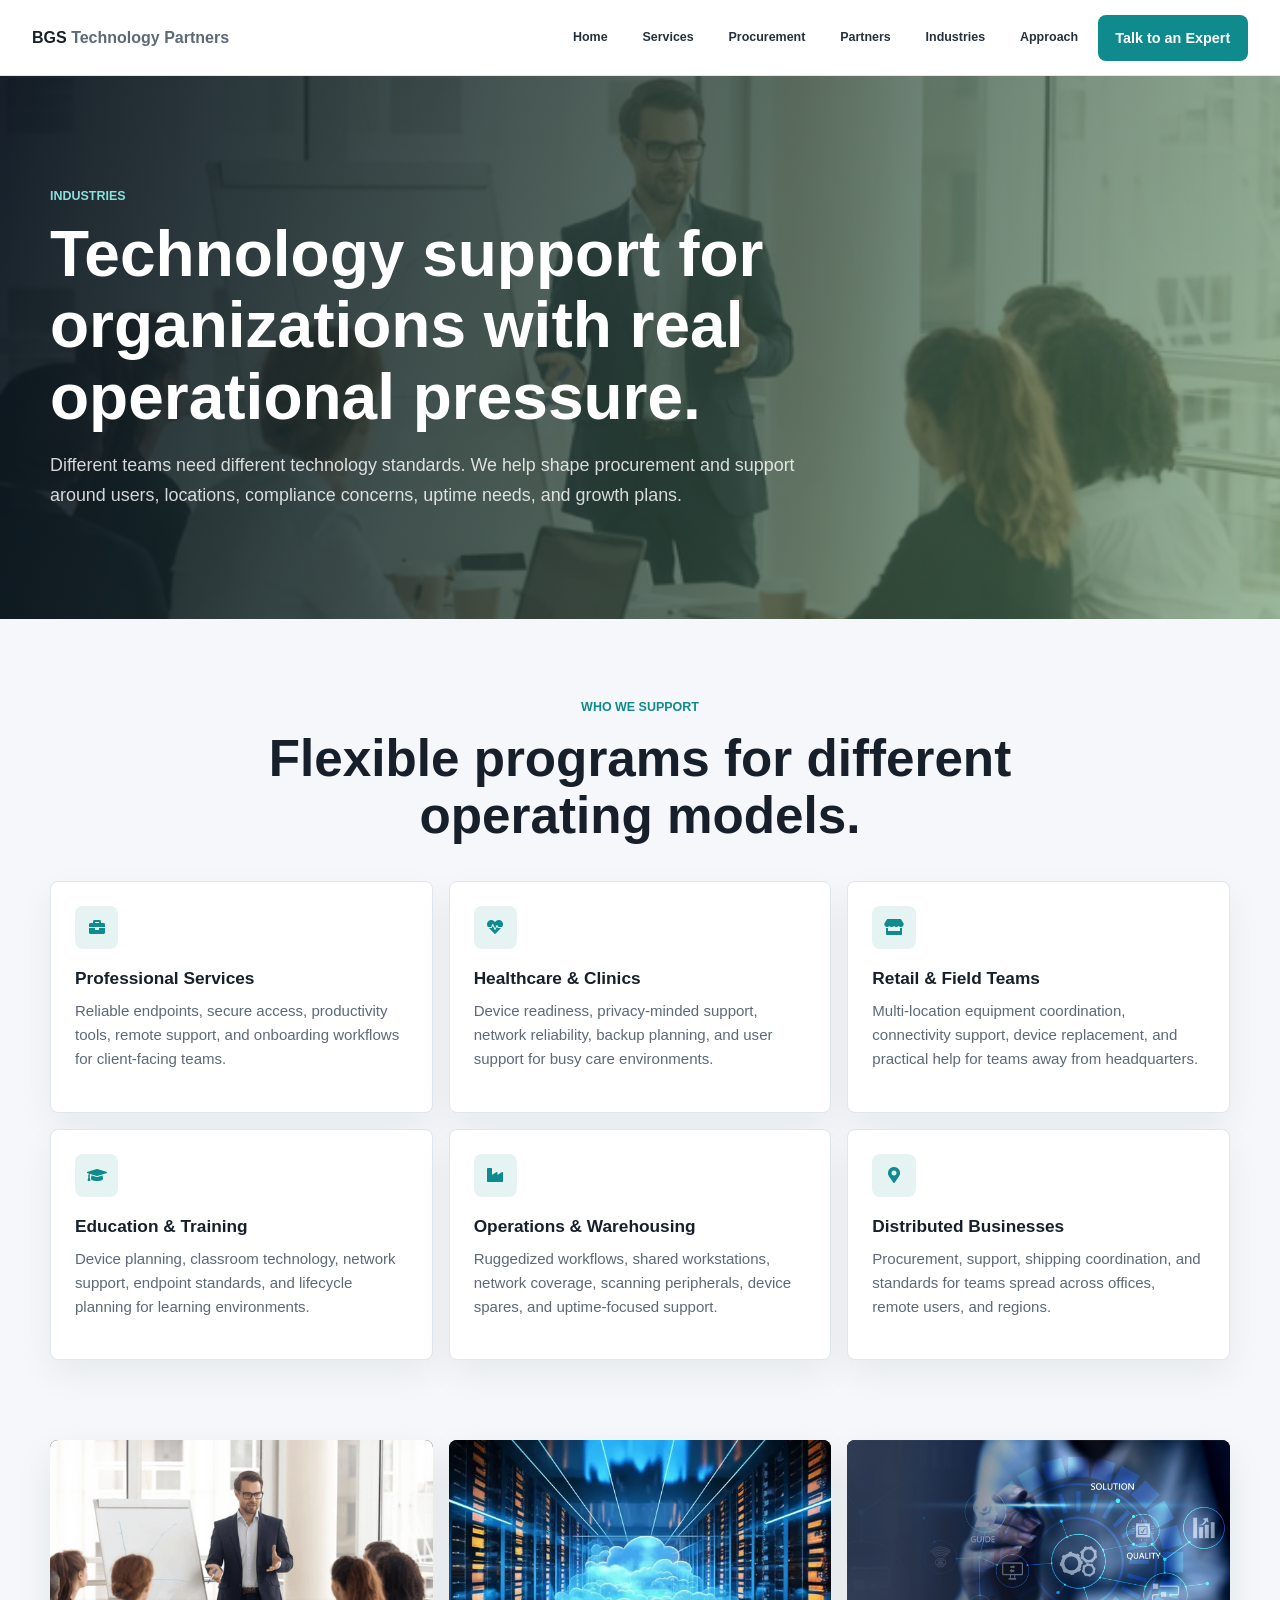
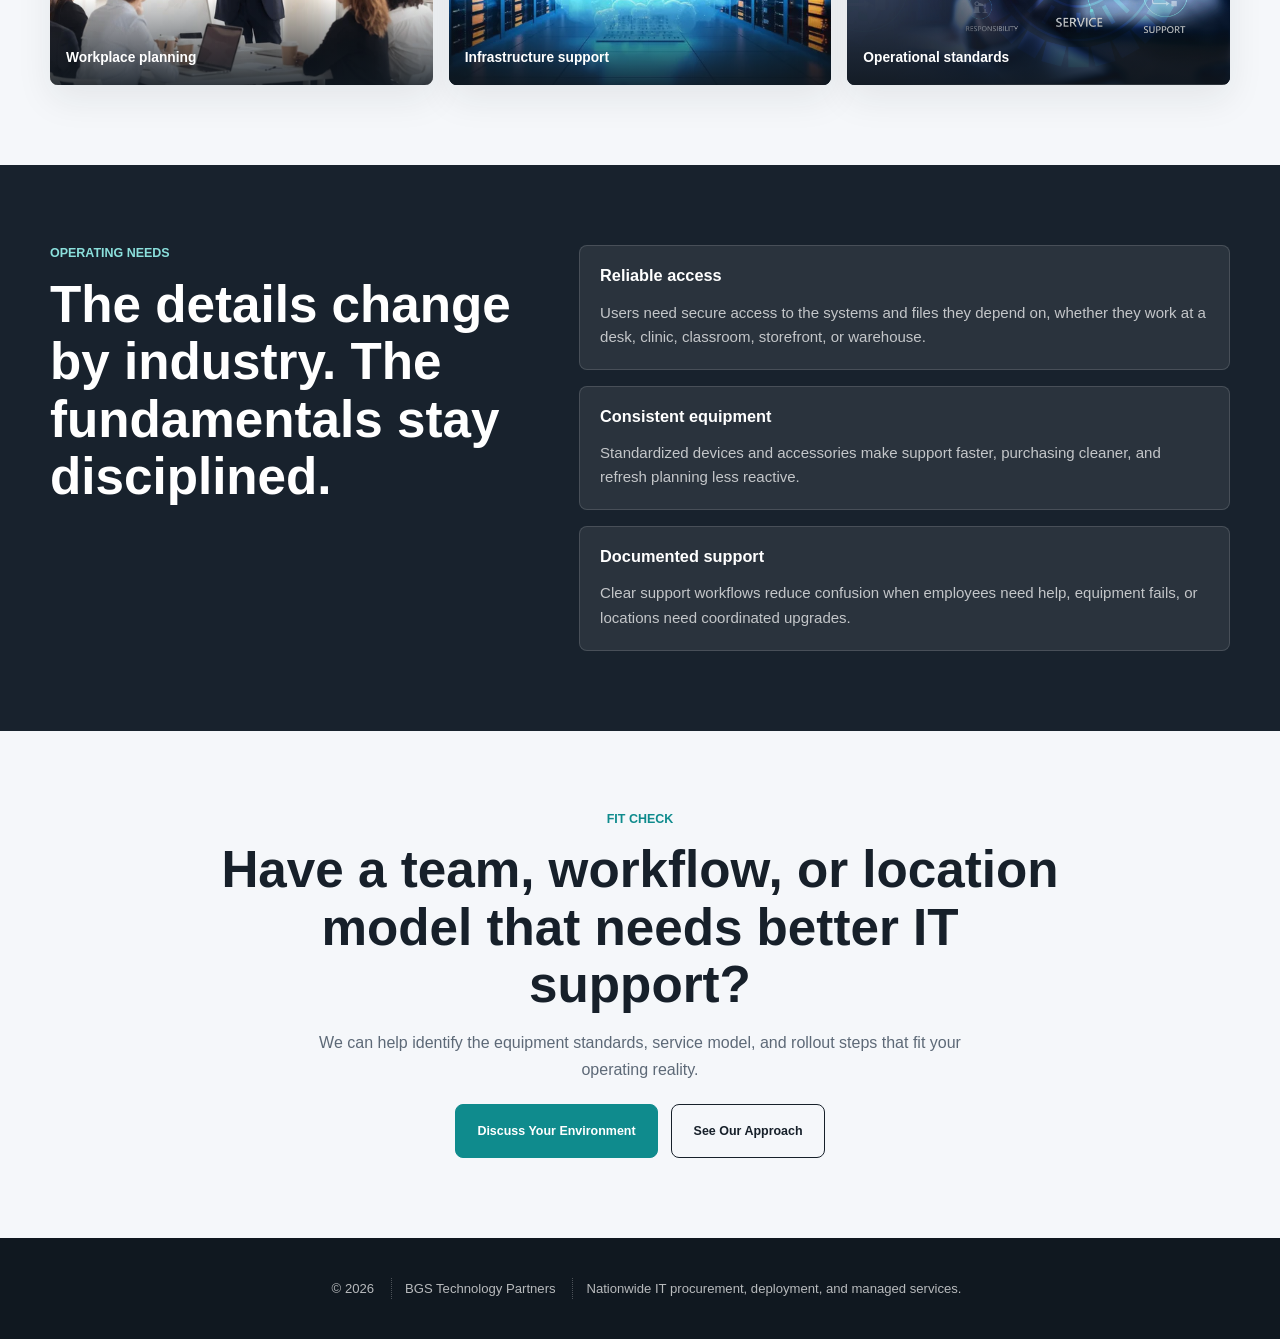
<file: info/industries.html>
<!DOCTYPE HTML>
<html lang="en">

<head>
	<title>Industries | BGS Technology Partners</title>
	<meta charset="utf-8" />
	<meta name="viewport" content="width=device-width, initial-scale=1, user-scalable=no" />
	<meta name="description" content="Industry-focused IT procurement, deployment, and support models for distributed teams, professional services, healthcare, retail, education, and operations." />
	<meta name="robots" content="noindex, nofollow, noarchive, nosnippet, noimageindex" />
	<meta name="googlebot" content="noindex, nofollow, noarchive, nosnippet, noimageindex" />
	<meta name="bingbot" content="noindex, nofollow, noarchive, nosnippet, noimageindex" />
	<link rel="icon" href="favicon.svg" type="image/svg+xml" />
	<link rel="stylesheet" href="assets/css/main.css" />
	<noscript>
		<link rel="stylesheet" href="assets/css/noscript.css" />
	</noscript>
</head>

<body class="subpage is-preload">
	<div id="page-wrapper">

		<header id="header">
			<h1 id="logo"><a href="index.html">BGS <span>Technology Partners</span></a></h1>
			<nav id="nav">
				<ul>
					<li><a href="index.html">Home</a></li>
					<li><a href="services.html">Services</a></li>
					<li><a href="procurement.html">Procurement</a></li>
					<li>
						<a href="partners.html">Partners</a>
						<ul>
							<li><a href="partners.html#hardware">Hardware &amp; Endpoint</a></li>
							<li><a href="partners.html#productivity">Cloud &amp; Productivity</a></li>
							<li><a href="partners.html#security-networking">Security &amp; Networking</a></li>
						</ul>
					</li>
					<li class="current"><a href="industries.html">Industries</a></li>
					<li><a href="approach.html">Approach</a></li>
					<li><a href="contact.html" class="button primary">Talk to an Expert</a></li>
				</ul>
			</nav>
		</header>

		<article id="main">
			<section class="page-hero industries-hero">
				<div class="container">
					<p class="eyebrow">Industries</p>
					<h2>Technology support for organizations with real operational pressure.</h2>
					<p>Different teams need different technology standards. We help shape procurement and support around users, locations, compliance concerns, uptime needs, and growth plans.</p>
				</div>
			</section>

			<section class="page-section container">
				<header class="major">
					<p class="eyebrow">Who we support</p>
					<h2>Flexible programs for different operating models.</h2>
				</header>
				<div class="detail-grid industry-grid">
					<section>
						<span class="icon solid fa-briefcase"></span>
						<h3>Professional Services</h3>
						<p>Reliable endpoints, secure access, productivity tools, remote support, and onboarding workflows for client-facing teams.</p>
					</section>
					<section>
						<span class="icon solid fa-heartbeat"></span>
						<h3>Healthcare &amp; Clinics</h3>
						<p>Device readiness, privacy-minded support, network reliability, backup planning, and user support for busy care environments.</p>
					</section>
					<section>
						<span class="icon solid fa-store"></span>
						<h3>Retail &amp; Field Teams</h3>
						<p>Multi-location equipment coordination, connectivity support, device replacement, and practical help for teams away from headquarters.</p>
					</section>
					<section>
						<span class="icon solid fa-graduation-cap"></span>
						<h3>Education &amp; Training</h3>
						<p>Device planning, classroom technology, network support, endpoint standards, and lifecycle planning for learning environments.</p>
					</section>
					<section>
						<span class="icon solid fa-industry"></span>
						<h3>Operations &amp; Warehousing</h3>
						<p>Ruggedized workflows, shared workstations, network coverage, scanning peripherals, device spares, and uptime-focused support.</p>
					</section>
					<section>
						<span class="icon solid fa-map-marker-alt"></span>
						<h3>Distributed Businesses</h3>
						<p>Procurement, support, shipping coordination, and standards for teams spread across offices, remote users, and regions.</p>
					</section>
				</div>
			</section>

			<section class="image-strip-section">
				<div class="container">
					<div class="image-strip">
						<figure>
							<img src="images/business-planning.webp" alt="Business technology planning session" />
							<figcaption>Workplace planning</figcaption>
						</figure>
						<figure>
							<img src="images/cloud-infrastructure.jpg" alt="Cloud infrastructure environment" />
							<figcaption>Infrastructure support</figcaption>
						</figure>
						<figure>
							<img src="images/technology-solutions.jpg" alt="Technology solution interface" />
							<figcaption>Operational standards</figcaption>
						</figure>
					</div>
				</div>
			</section>

			<section class="feature-band">
				<div class="container feature-grid">
					<div>
						<p class="eyebrow">Operating needs</p>
						<h2>The details change by industry. The fundamentals stay disciplined.</h2>
					</div>
					<div class="capability-list">
						<section>
							<h3>Reliable access</h3>
							<p>Users need secure access to the systems and files they depend on, whether they work at a desk, clinic, classroom, storefront, or warehouse.</p>
						</section>
						<section>
							<h3>Consistent equipment</h3>
							<p>Standardized devices and accessories make support faster, purchasing cleaner, and refresh planning less reactive.</p>
						</section>
						<section>
							<h3>Documented support</h3>
							<p>Clear support workflows reduce confusion when employees need help, equipment fails, or locations need coordinated upgrades.</p>
						</section>
					</div>
				</div>
			</section>

			<section class="page-section container centered-section">
				<p class="eyebrow">Fit check</p>
				<h2>Have a team, workflow, or location model that needs better IT support?</h2>
				<p>We can help identify the equipment standards, service model, and rollout steps that fit your operating reality.</p>
				<ul class="buttons">
					<li><a href="contact.html" class="button primary">Discuss Your Environment</a></li>
					<li><a href="approach.html" class="button">See Our Approach</a></li>
				</ul>
			</section>
		</article>

		<footer id="footer">
			<ul class="copyright">
				<li>&copy; 2026</li>
				<li>BGS Technology Partners</li>
				<li>Nationwide IT procurement, deployment, and managed services.</li>
			</ul>
		</footer>

	</div>

	<script src="assets/js/jquery.min.js"></script>
	<script src="assets/js/jquery.dropotron.min.js"></script>
	<script src="assets/js/jquery.scrolly.min.js"></script>
	<script src="assets/js/jquery.scrollex.min.js"></script>
	<script src="assets/js/browser.min.js"></script>
	<script src="assets/js/breakpoints.min.js"></script>
	<script src="assets/js/util.js"></script>
	<script src="assets/js/main.js"></script>
	<script src="assets/js/anchor-offset.js"></script>

</body>

</html>
</file>
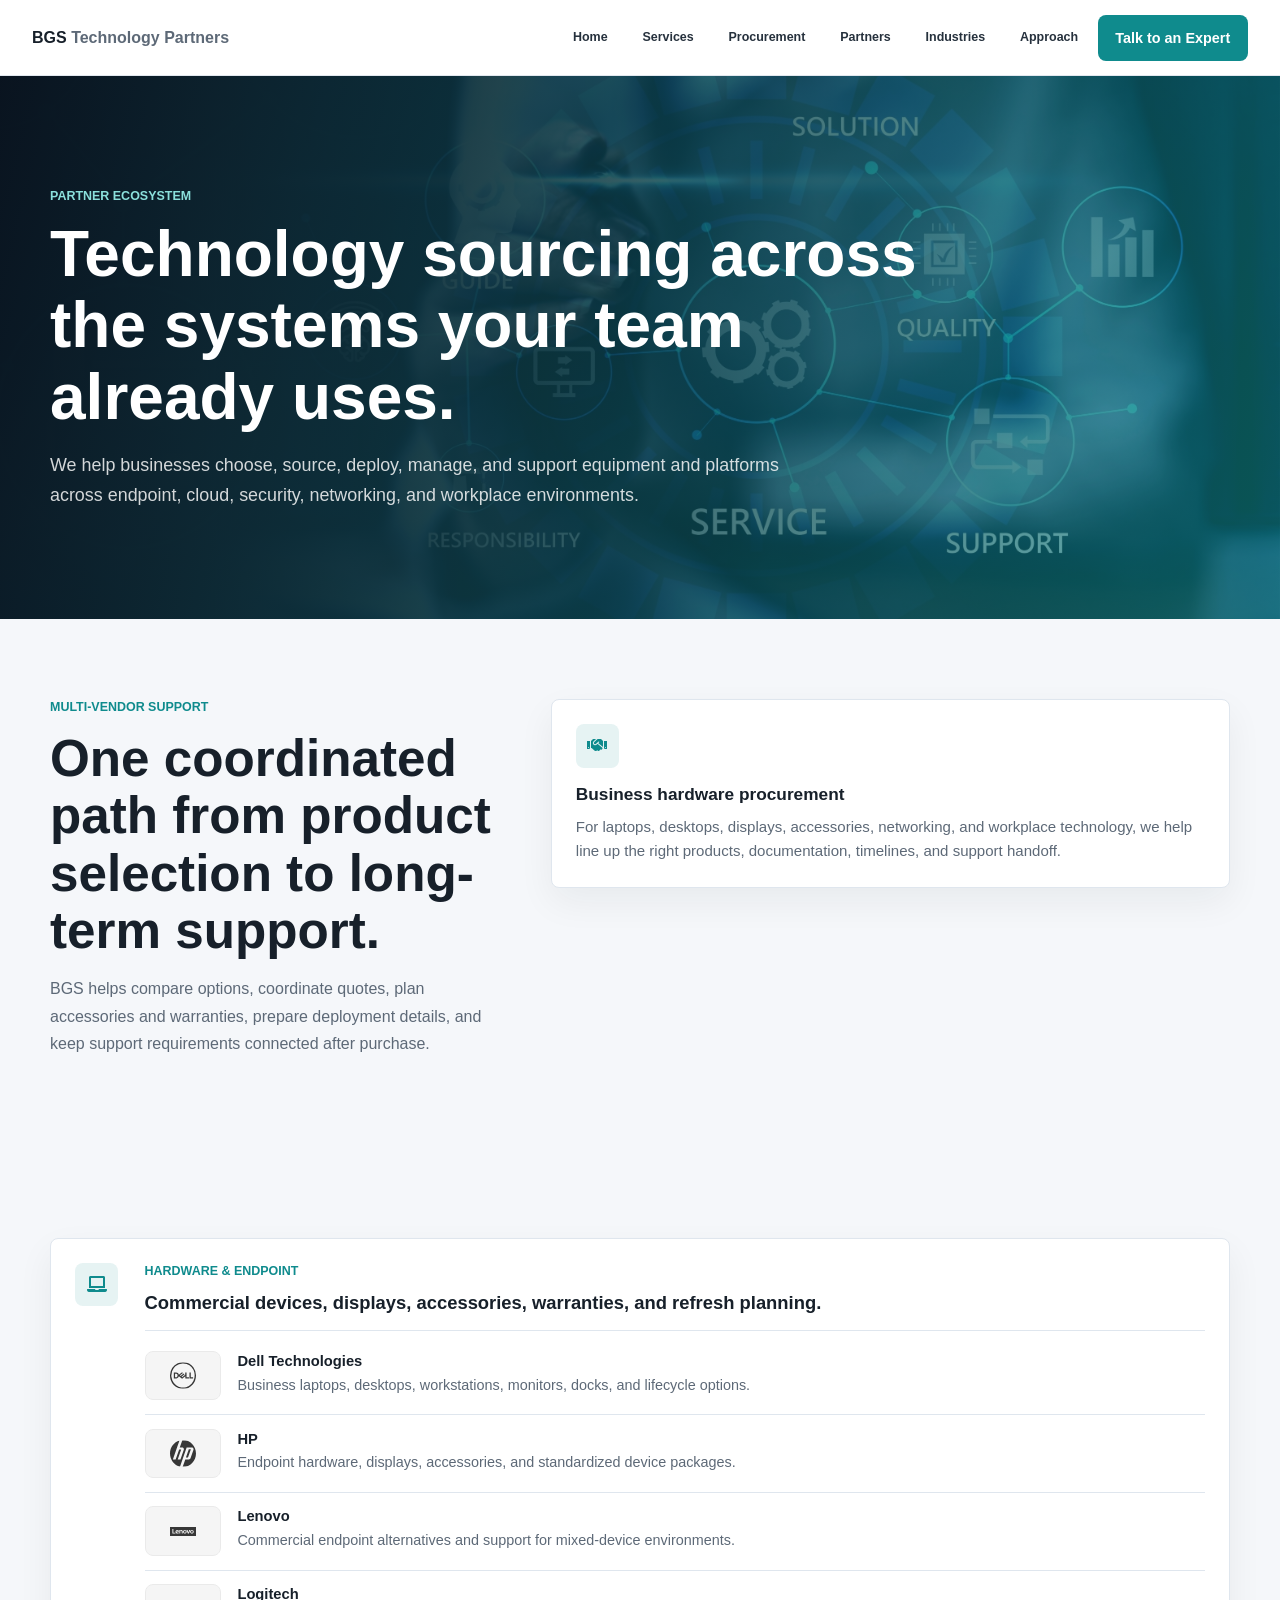
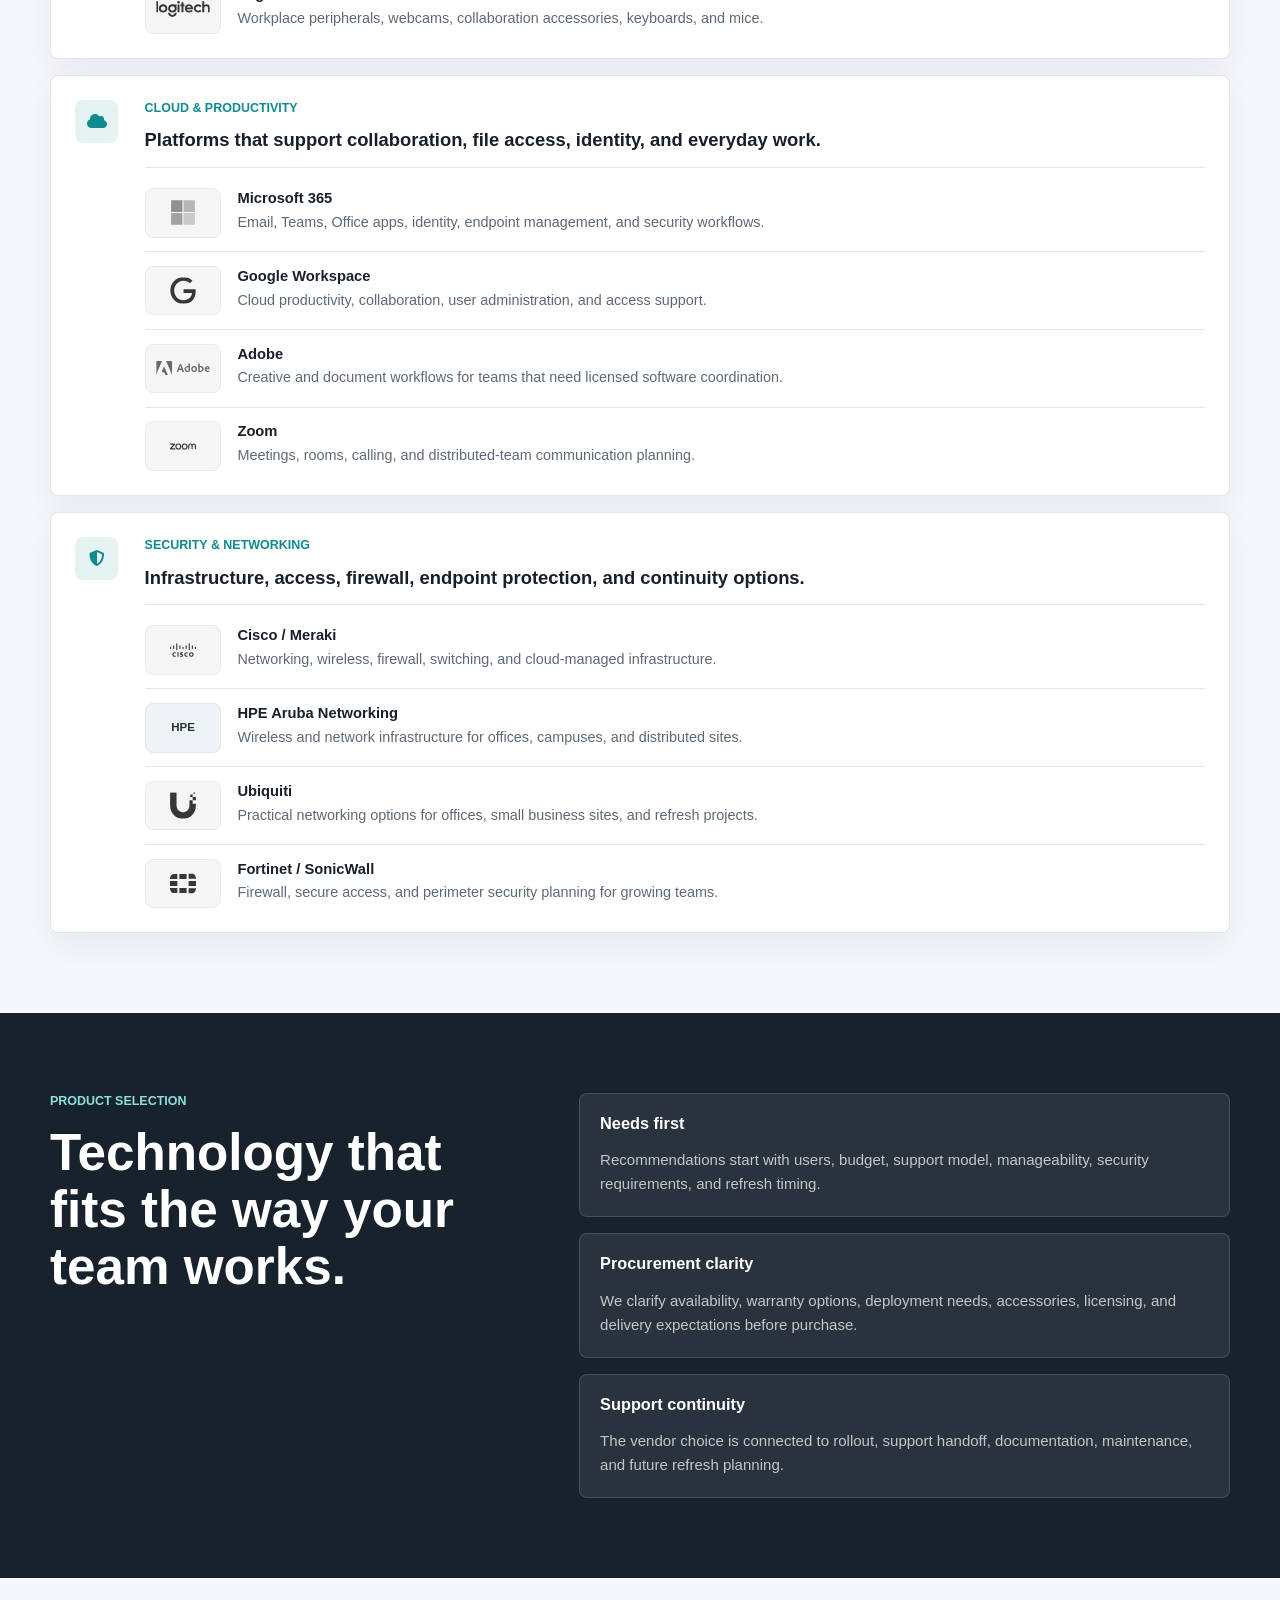
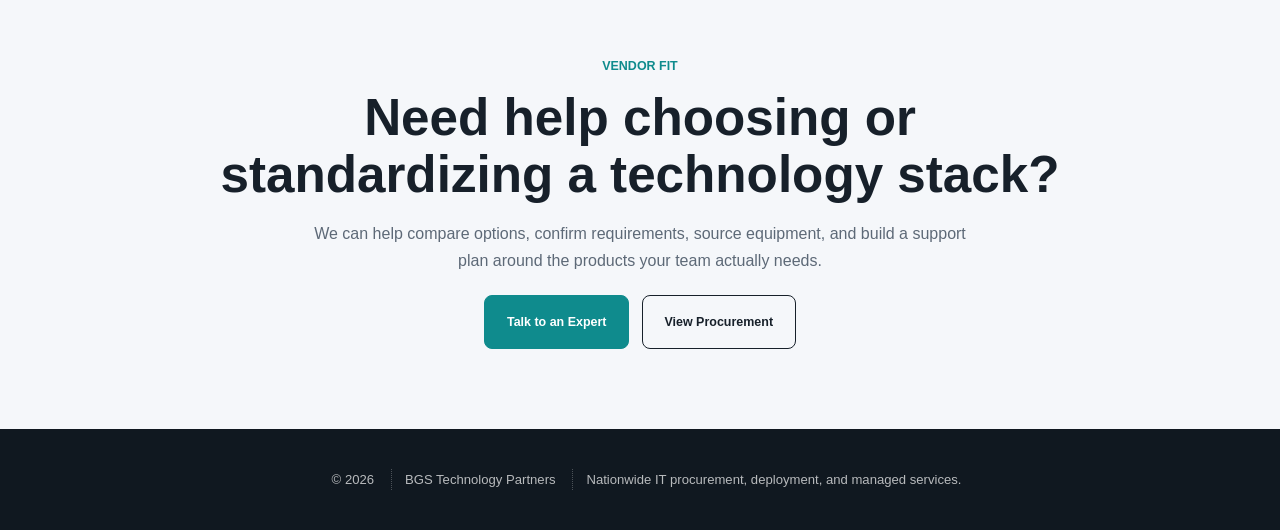
<file: info/partners.html>
<!DOCTYPE HTML>
<html lang="en">

<head>
	<title>Partners &amp; Technology Ecosystem | BGS Technology Partners</title>
	<meta charset="utf-8" />
	<meta name="viewport" content="width=device-width, initial-scale=1, user-scalable=no" />
	<meta name="description" content="BGS Technology Partners works across hardware, cloud, productivity, security, networking, and endpoint management ecosystems for nationwide IT procurement and support." />
	<meta name="robots" content="noindex, nofollow, noarchive, nosnippet, noimageindex" />
	<meta name="googlebot" content="noindex, nofollow, noarchive, nosnippet, noimageindex" />
	<meta name="bingbot" content="noindex, nofollow, noarchive, nosnippet, noimageindex" />
	<link rel="icon" href="favicon.svg" type="image/svg+xml" />
	<link rel="stylesheet" href="assets/css/main.css" />
	<noscript>
		<link rel="stylesheet" href="assets/css/noscript.css" />
	</noscript>
</head>

<body class="subpage is-preload">
	<div id="page-wrapper">

		<header id="header">
			<h1 id="logo"><a href="index.html">BGS <span>Technology Partners</span></a></h1>
			<nav id="nav">
				<ul>
					<li><a href="index.html">Home</a></li>
					<li><a href="services.html">Services</a></li>
					<li><a href="procurement.html">Procurement</a></li>
					<li class="current">
						<a href="partners.html">Partners</a>
						<ul>
							<li><a href="partners.html#hardware">Hardware &amp; Endpoint</a></li>
							<li><a href="partners.html#productivity">Cloud &amp; Productivity</a></li>
							<li><a href="partners.html#security-networking">Security &amp; Networking</a></li>
						</ul>
					</li>
					<li><a href="industries.html">Industries</a></li>
					<li><a href="approach.html">Approach</a></li>
					<li><a href="contact.html" class="button primary">Talk to an Expert</a></li>
				</ul>
			</nav>
		</header>

		<article id="main">
			<section class="page-hero partners-hero">
				<div class="container">
					<p class="eyebrow">Partner ecosystem</p>
					<h2>Technology sourcing across the systems your team already uses.</h2>
					<p>We help businesses choose, source, deploy, manage, and support equipment and platforms across endpoint, cloud, security, networking, and workplace environments.</p>
				</div>
			</section>

			<section class="page-section container">
				<div class="content-split">
					<div>
						<p class="eyebrow">Multi-vendor support</p>
						<h2>One coordinated path from product selection to long-term support.</h2>
						<p>BGS helps compare options, coordinate quotes, plan accessories and warranties, prepare deployment details, and keep support requirements connected after purchase.</p>
					</div>
					<div class="partner-callout">
						<span class="icon solid fa-handshake"></span>
						<h3>Business hardware procurement</h3>
						<p>For laptops, desktops, displays, accessories, networking, and workplace technology, we help line up the right products, documentation, timelines, and support handoff.</p>
					</div>
				</div>
			</section>

			<section class="page-section container partner-directory" aria-label="Partner and platform directory">
				<section id="hardware" class="partner-directory-card">
					<span class="icon solid fa-laptop"></span>
					<div>
						<p class="eyebrow">Hardware &amp; endpoint</p>
						<h3>Commercial devices, displays, accessories, warranties, and refresh planning.</h3>
						<ul class="vendor-list">
							<li>
								<img src="images/logos/dell.svg" alt="Dell logo" />
								<div><strong>Dell Technologies</strong><span>Business laptops, desktops, workstations, monitors, docks, and lifecycle options.</span></div>
							</li>
							<li>
								<img src="images/logos/hp.svg" alt="HP logo" />
								<div><strong>HP</strong><span>Endpoint hardware, displays, accessories, and standardized device packages.</span></div>
							</li>
							<li>
								<img src="images/logos/lenovo.svg" alt="Lenovo logo" />
								<div><strong>Lenovo</strong><span>Commercial endpoint alternatives and support for mixed-device environments.</span></div>
							</li>
							<li>
								<img src="images/logos/logitech.svg" alt="Logitech logo" />
								<div><strong>Logitech</strong><span>Workplace peripherals, webcams, collaboration accessories, keyboards, and mice.</span></div>
							</li>
						</ul>
					</div>
				</section>

				<section id="productivity" class="partner-directory-card">
					<span class="icon solid fa-cloud"></span>
					<div>
						<p class="eyebrow">Cloud &amp; productivity</p>
						<h3>Platforms that support collaboration, file access, identity, and everyday work.</h3>
						<ul class="vendor-list">
							<li>
								<img src="images/logos/microsoft.svg" alt="Microsoft logo" />
								<div><strong>Microsoft 365</strong><span>Email, Teams, Office apps, identity, endpoint management, and security workflows.</span></div>
							</li>
							<li>
								<img src="images/logos/google.svg" alt="Google logo" />
								<div><strong>Google Workspace</strong><span>Cloud productivity, collaboration, user administration, and access support.</span></div>
							</li>
							<li>
								<img src="images/logos/adobe.svg" alt="Adobe logo" />
								<div><strong>Adobe</strong><span>Creative and document workflows for teams that need licensed software coordination.</span></div>
							</li>
							<li>
								<img src="images/logos/zoom.svg" alt="Zoom logo" />
								<div><strong>Zoom</strong><span>Meetings, rooms, calling, and distributed-team communication planning.</span></div>
							</li>
						</ul>
					</div>
				</section>

				<section id="security-networking" class="partner-directory-card">
					<span class="icon solid fa-shield-alt"></span>
					<div>
						<p class="eyebrow">Security &amp; networking</p>
						<h3>Infrastructure, access, firewall, endpoint protection, and continuity options.</h3>
						<ul class="vendor-list">
							<li>
								<img src="images/logos/cisco.svg" alt="Cisco logo" />
								<div><strong>Cisco / Meraki</strong><span>Networking, wireless, firewall, switching, and cloud-managed infrastructure.</span></div>
							</li>
							<li>
								<span class="vendor-wordmark">HPE</span>
								<div><strong>HPE Aruba Networking</strong><span>Wireless and network infrastructure for offices, campuses, and distributed sites.</span></div>
							</li>
							<li>
								<img src="images/logos/ubiquiti.svg" alt="Ubiquiti logo" />
								<div><strong>Ubiquiti</strong><span>Practical networking options for offices, small business sites, and refresh projects.</span></div>
							</li>
							<li>
								<img src="images/logos/fortinet.svg" alt="Fortinet logo" />
								<div><strong>Fortinet / SonicWall</strong><span>Firewall, secure access, and perimeter security planning for growing teams.</span></div>
							</li>
						</ul>
					</div>
				</section>

			</section>

			<section class="feature-band">
				<div class="container feature-grid">
					<div>
						<p class="eyebrow">Product selection</p>
						<h2>Technology that fits the way your team works.</h2>
					</div>
					<div class="capability-list">
						<section>
							<h3>Needs first</h3>
							<p>Recommendations start with users, budget, support model, manageability, security requirements, and refresh timing.</p>
						</section>
						<section>
							<h3>Procurement clarity</h3>
							<p>We clarify availability, warranty options, deployment needs, accessories, licensing, and delivery expectations before purchase.</p>
						</section>
						<section>
							<h3>Support continuity</h3>
							<p>The vendor choice is connected to rollout, support handoff, documentation, maintenance, and future refresh planning.</p>
						</section>
					</div>
				</div>
			</section>

			<section class="page-section container centered-section">
				<p class="eyebrow">Vendor fit</p>
				<h2>Need help choosing or standardizing a technology stack?</h2>
				<p>We can help compare options, confirm requirements, source equipment, and build a support plan around the products your team actually needs.</p>
				<ul class="buttons">
					<li><a href="contact.html" class="button primary">Talk to an Expert</a></li>
					<li><a href="procurement.html" class="button">View Procurement</a></li>
				</ul>
			</section>
		</article>

		<footer id="footer">
			<ul class="copyright">
				<li>&copy; 2026</li>
				<li>BGS Technology Partners</li>
				<li>Nationwide IT procurement, deployment, and managed services.</li>
			</ul>
		</footer>

	</div>

	<script src="assets/js/jquery.min.js"></script>
	<script src="assets/js/jquery.dropotron.min.js"></script>
	<script src="assets/js/jquery.scrolly.min.js"></script>
	<script src="assets/js/jquery.scrollex.min.js"></script>
	<script src="assets/js/browser.min.js"></script>
	<script src="assets/js/breakpoints.min.js"></script>
	<script src="assets/js/util.js"></script>
	<script src="assets/js/main.js"></script>
	<script src="assets/js/anchor-offset.js"></script>

</body>

</html>
</file>
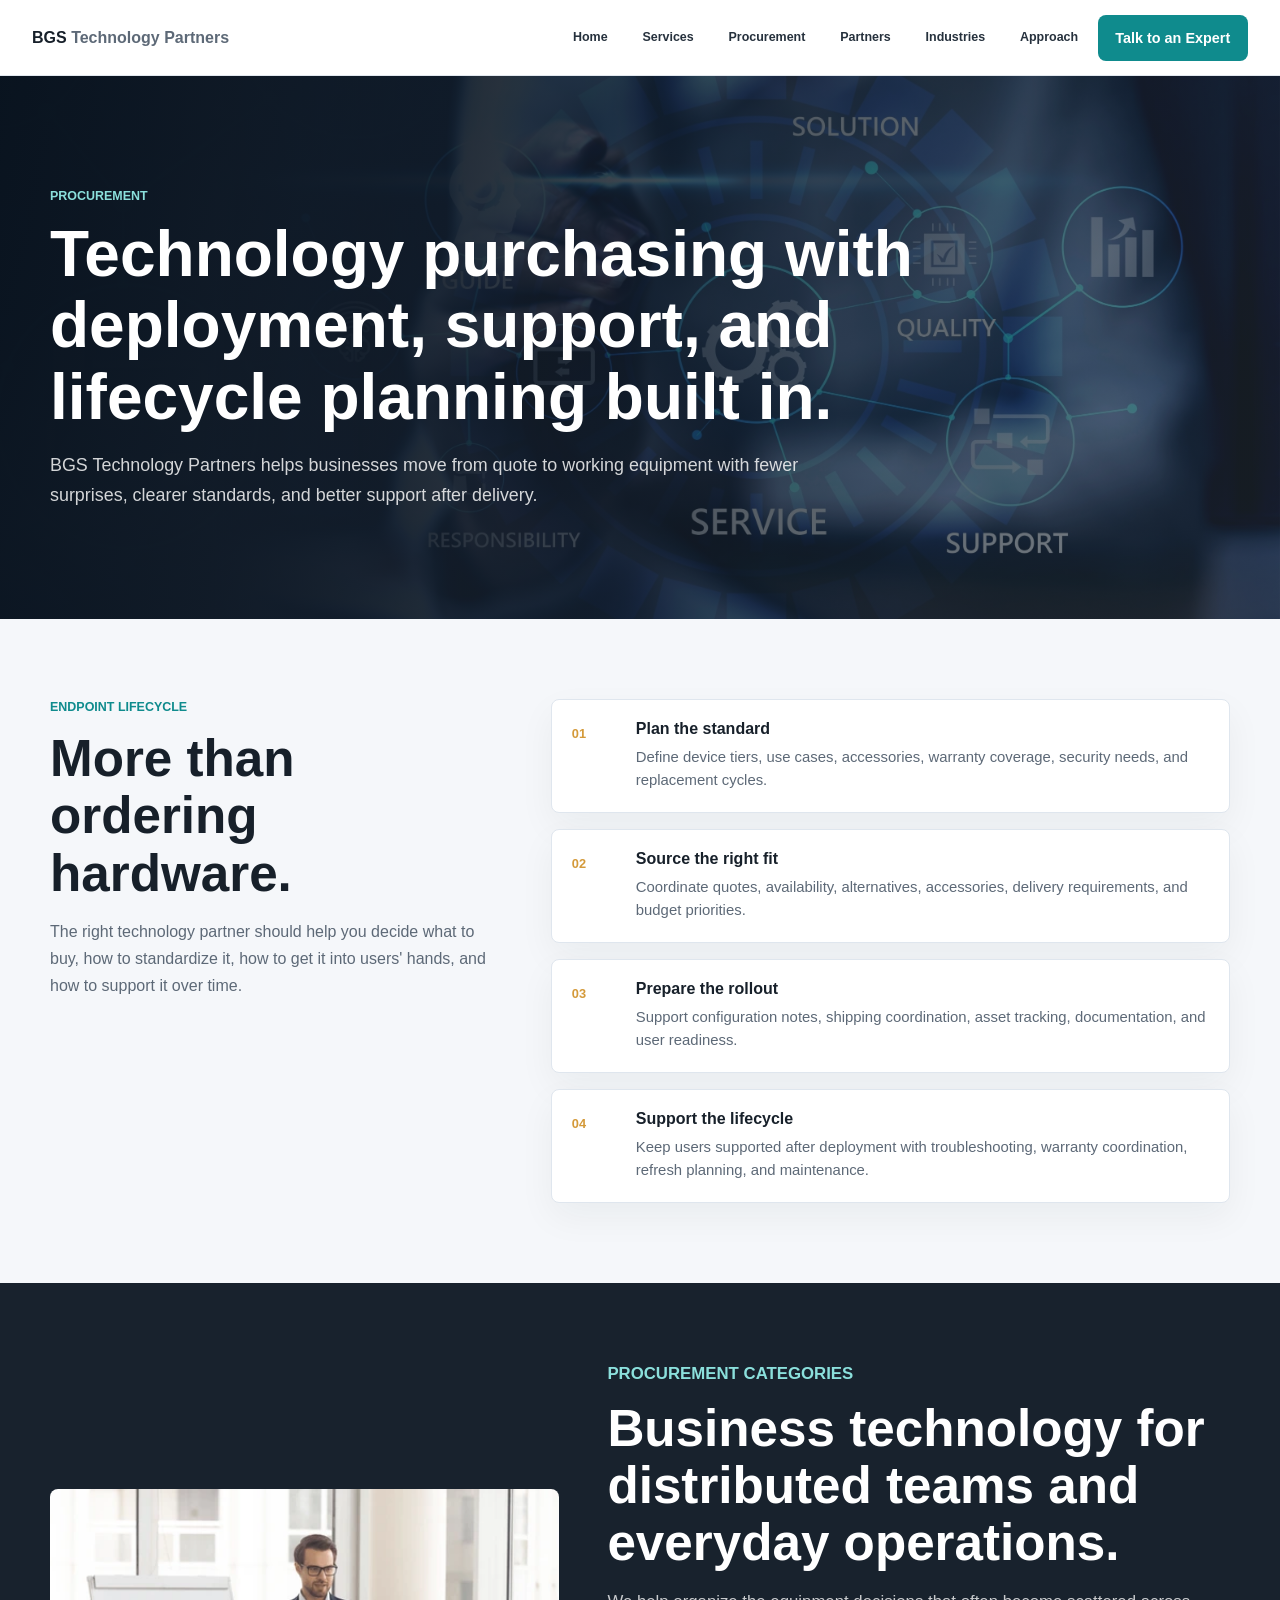
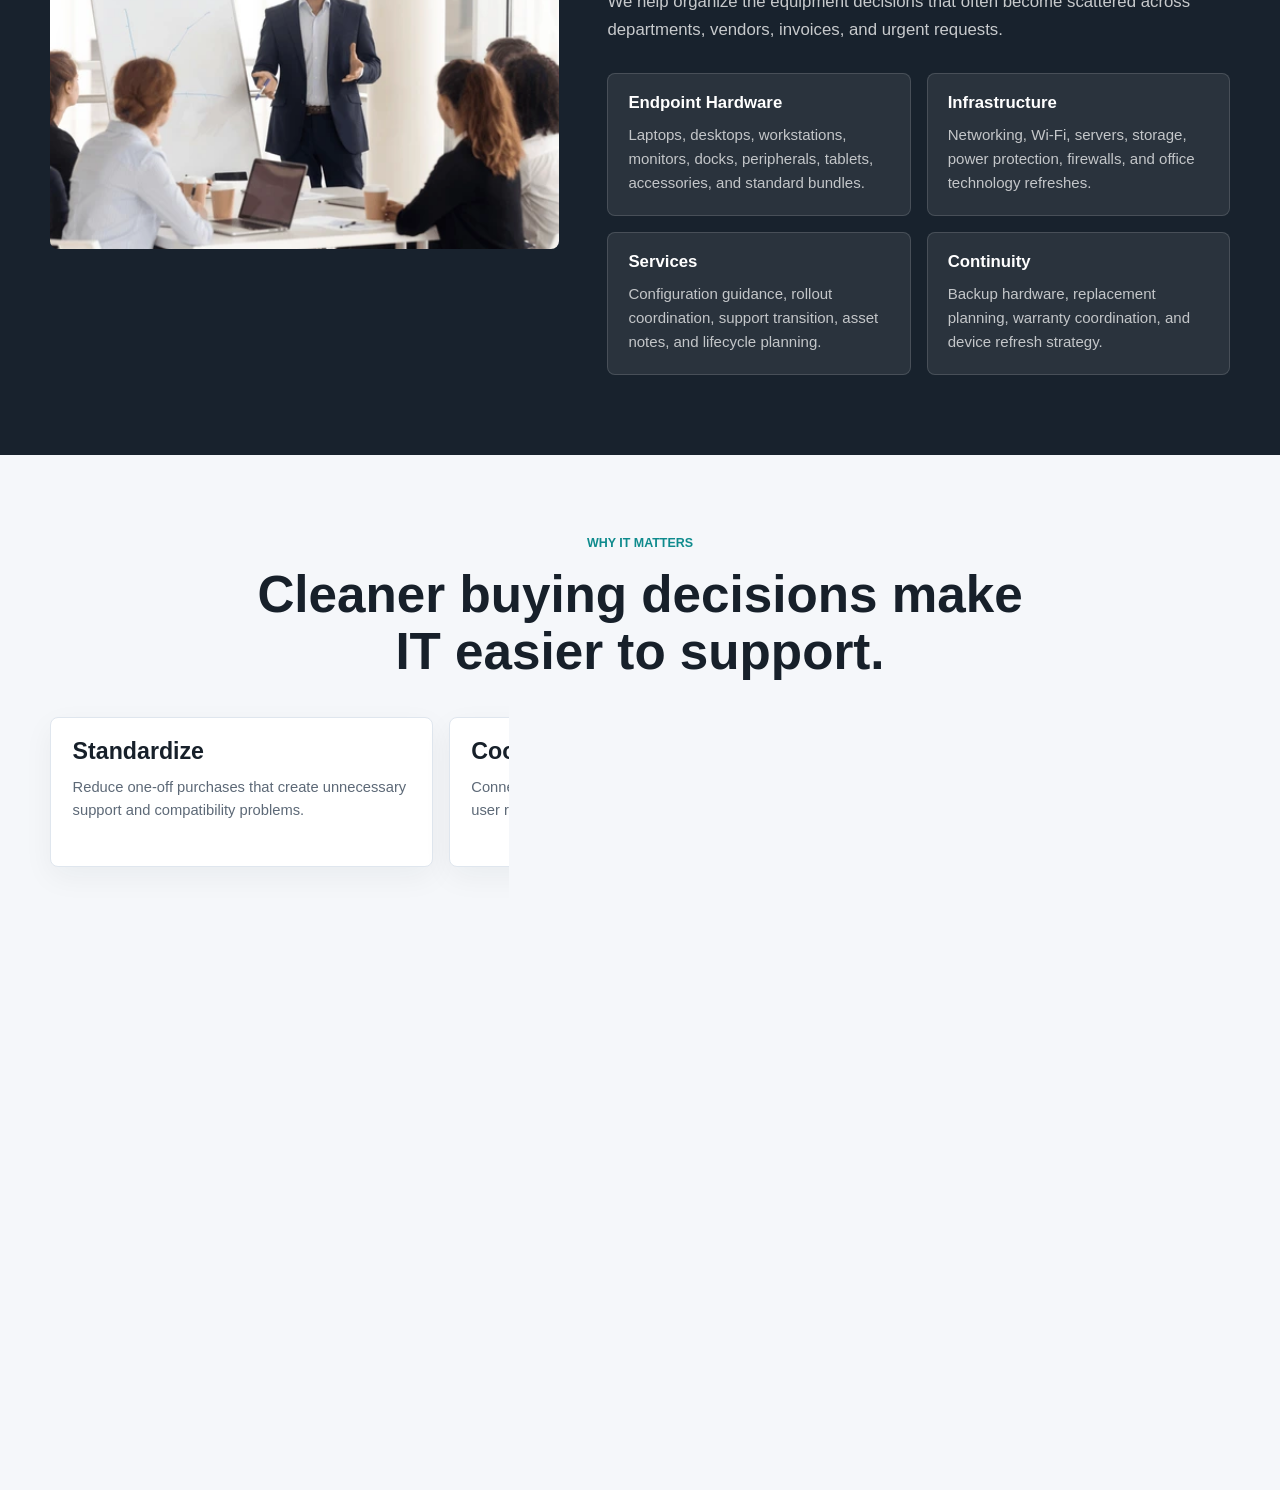
<file: info/procurement.html>
<!DOCTYPE HTML>
<html lang="en">

<head>
	<title>Procurement | BGS Technology Partners</title>
	<meta charset="utf-8" />
	<meta name="viewport" content="width=device-width, initial-scale=1, user-scalable=no" />
	<meta name="description" content="Technology procurement, endpoint lifecycle, deployment planning, and hardware refresh support from BGS Technology Partners." />
	<meta name="robots" content="noindex, nofollow, noarchive, nosnippet, noimageindex" />
	<meta name="googlebot" content="noindex, nofollow, noarchive, nosnippet, noimageindex" />
	<meta name="bingbot" content="noindex, nofollow, noarchive, nosnippet, noimageindex" />
	<link rel="icon" href="favicon.svg" type="image/svg+xml" />
	<link rel="stylesheet" href="assets/css/main.css" />
	<noscript>
		<link rel="stylesheet" href="assets/css/noscript.css" />
	</noscript>
</head>

<body class="subpage is-preload">
	<div id="page-wrapper">

		<header id="header">
			<h1 id="logo"><a href="index.html">BGS <span>Technology Partners</span></a></h1>
			<nav id="nav">
				<ul>
					<li><a href="index.html">Home</a></li>
					<li><a href="services.html">Services</a></li>
					<li class="current"><a href="procurement.html">Procurement</a></li>
					<li>
						<a href="partners.html">Partners</a>
						<ul>
							<li><a href="partners.html#hardware">Hardware &amp; Endpoint</a></li>
							<li><a href="partners.html#productivity">Cloud &amp; Productivity</a></li>
							<li><a href="partners.html#security-networking">Security &amp; Networking</a></li>
						</ul>
					</li>
					<li><a href="industries.html">Industries</a></li>
					<li><a href="approach.html">Approach</a></li>
					<li><a href="contact.html" class="button primary">Talk to an Expert</a></li>
				</ul>
			</nav>
		</header>

		<article id="main">
			<section class="page-hero procurement-hero">
				<div class="container">
					<p class="eyebrow">Procurement</p>
					<h2>Technology purchasing with deployment, support, and lifecycle planning built in.</h2>
					<p>BGS Technology Partners helps businesses move from quote to working equipment with fewer surprises, clearer standards, and better support after delivery.</p>
				</div>
			</section>

			<section class="page-section container">
				<div class="content-split">
					<div>
						<p class="eyebrow">Endpoint lifecycle</p>
						<h2>More than ordering hardware.</h2>
						<p>The right technology partner should help you decide what to buy, how to standardize it, how to get it into users' hands, and how to support it over time.</p>
					</div>
					<div class="process-list">
						<section>
							<span>01</span>
							<h3>Plan the standard</h3>
							<p>Define device tiers, use cases, accessories, warranty coverage, security needs, and replacement cycles.</p>
						</section>
						<section>
							<span>02</span>
							<h3>Source the right fit</h3>
							<p>Coordinate quotes, availability, alternatives, accessories, delivery requirements, and budget priorities.</p>
						</section>
						<section>
							<span>03</span>
							<h3>Prepare the rollout</h3>
							<p>Support configuration notes, shipping coordination, asset tracking, documentation, and user readiness.</p>
						</section>
						<section>
							<span>04</span>
							<h3>Support the lifecycle</h3>
							<p>Keep users supported after deployment with troubleshooting, warranty coordination, refresh planning, and maintenance.</p>
						</section>
					</div>
				</div>
			</section>

			<section class="equipment-band procurement-band">
				<div class="container equipment-grid">
					<div class="equipment-image">
						<img src="images/business-planning.webp" alt="Technology planning meeting" />
					</div>
					<div class="equipment-copy">
						<p class="eyebrow">Procurement categories</p>
						<h2>Business technology for distributed teams and everyday operations.</h2>
						<p>We help organize the equipment decisions that often become scattered across departments, vendors, invoices, and urgent requests.</p>
						<div class="partner-cards">
							<section>
								<h3>Endpoint Hardware</h3>
								<p>Laptops, desktops, workstations, monitors, docks, peripherals, tablets, accessories, and standard bundles.</p>
							</section>
							<section>
								<h3>Infrastructure</h3>
								<p>Networking, Wi-Fi, servers, storage, power protection, firewalls, and office technology refreshes.</p>
							</section>
							<section>
								<h3>Services</h3>
								<p>Configuration guidance, rollout coordination, support transition, asset notes, and lifecycle planning.</p>
							</section>
							<section>
								<h3>Continuity</h3>
								<p>Backup hardware, replacement planning, warranty coordination, and device refresh strategy.</p>
							</section>
						</div>
					</div>
				</div>
			</section>

			<section class="page-section container">
				<header class="major">
					<p class="eyebrow">Why it matters</p>
					<h2>Cleaner buying decisions make IT easier to support.</h2>
				</header>
				<div class="proof-grid">
					<section>
						<strong>Standardize</strong>
						<span>Reduce one-off purchases that create unnecessary support and compatibility problems.</span>
					</section>
					<section>
						<strong>Coordinate</strong>
						<span>Connect purchasing, configuration, delivery, and user readiness before equipment arrives.</span>
					</section>
					<section>
						<strong>Support</strong>
						<span>Keep device lifecycle decisions connected to warranty, maintenance, security, and refresh planning.</span>
					</section>
				</div>
			</section>
		</article>

		<section id="cta">
			<header>
				<p class="eyebrow">Procurement support</p>
				<h2>Planning a refresh, rollout, or equipment purchase?</h2>
				<p>We can help turn the request into a practical standard, quote path, and support plan.</p>
			</header>
			<footer>
				<ul class="buttons">
					<li><a href="contact.html" class="button primary">Start a Procurement Conversation</a></li>
					<li><a href="services.html" class="button">View IT Services</a></li>
				</ul>
			</footer>
		</section>

		<footer id="footer">
			<ul class="copyright">
				<li>&copy; 2026</li>
				<li>BGS Technology Partners</li>
				<li>Nationwide IT procurement, deployment, and managed services.</li>
			</ul>
		</footer>

	</div>

	<script src="assets/js/jquery.min.js"></script>
	<script src="assets/js/jquery.dropotron.min.js"></script>
	<script src="assets/js/jquery.scrolly.min.js"></script>
	<script src="assets/js/jquery.scrollex.min.js"></script>
	<script src="assets/js/browser.min.js"></script>
	<script src="assets/js/breakpoints.min.js"></script>
	<script src="assets/js/util.js"></script>
	<script src="assets/js/main.js"></script>
	<script src="assets/js/anchor-offset.js"></script>

</body>

</html>
</file>
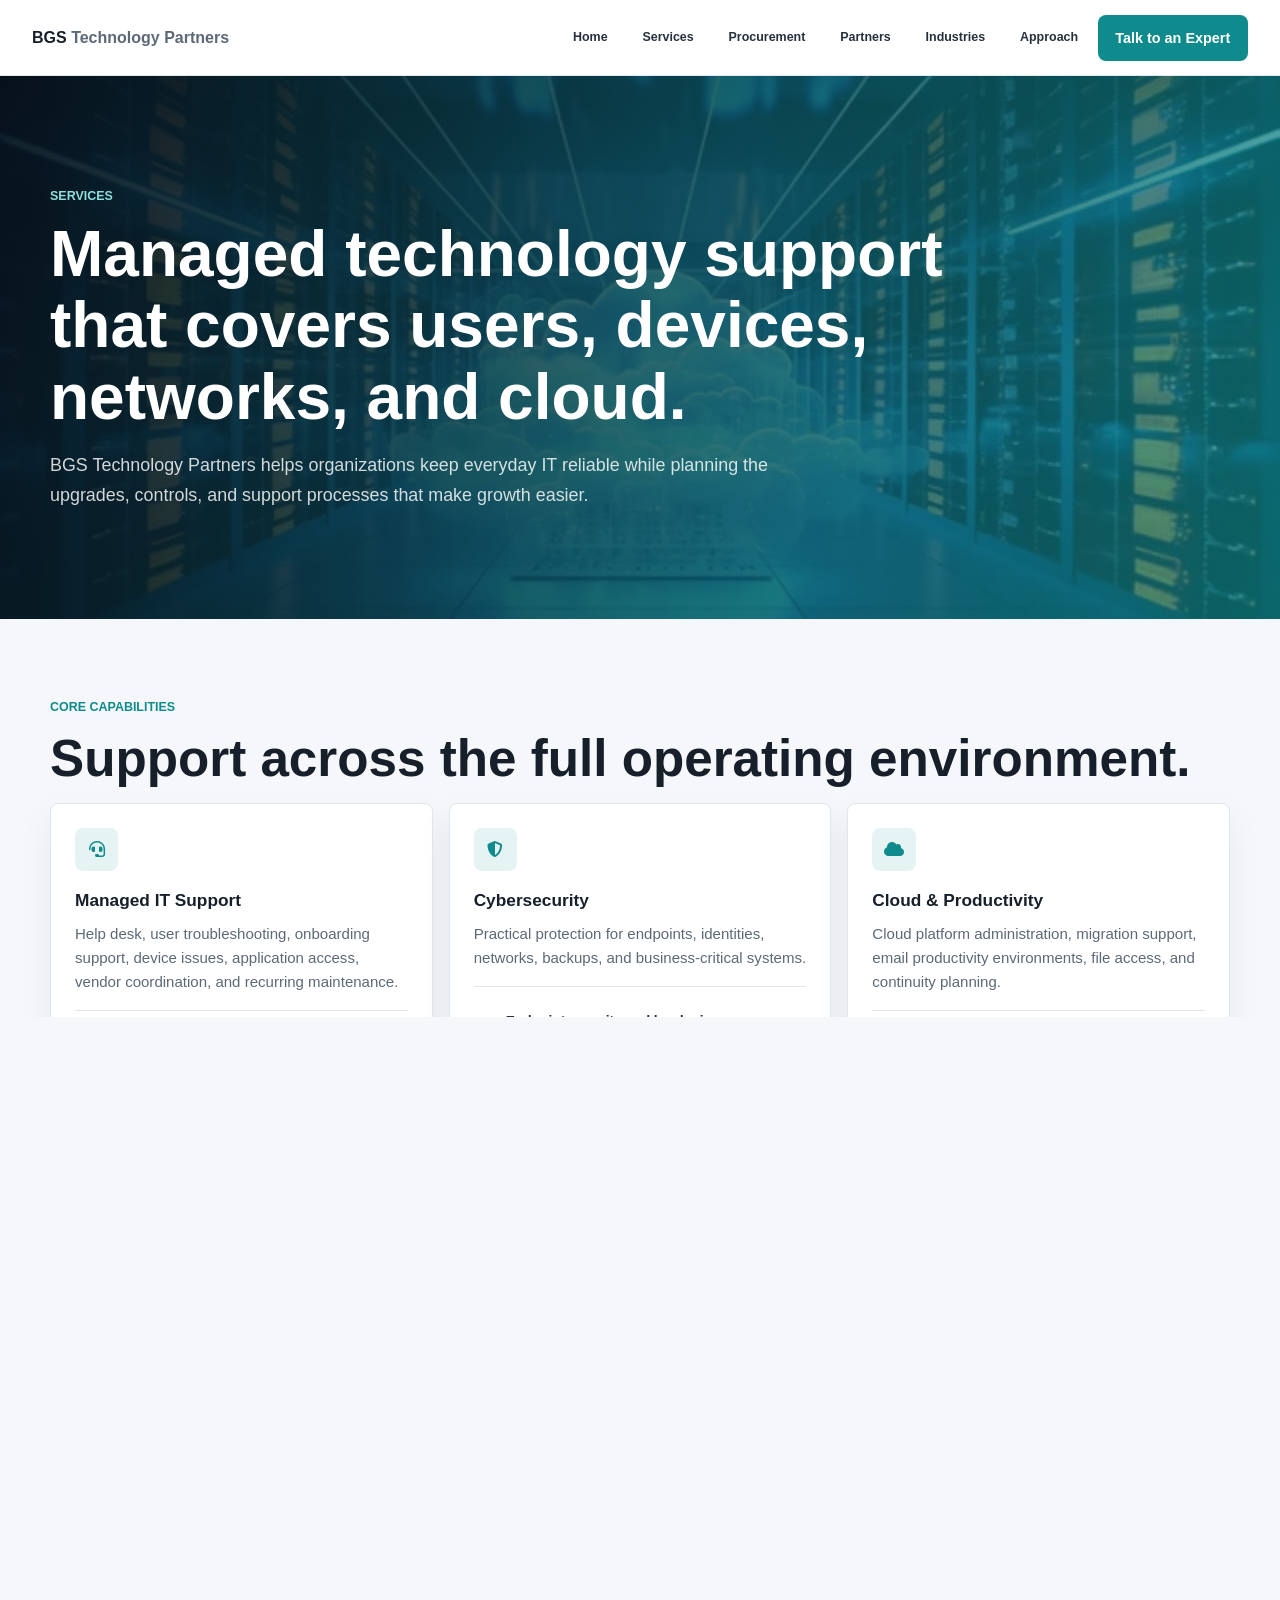
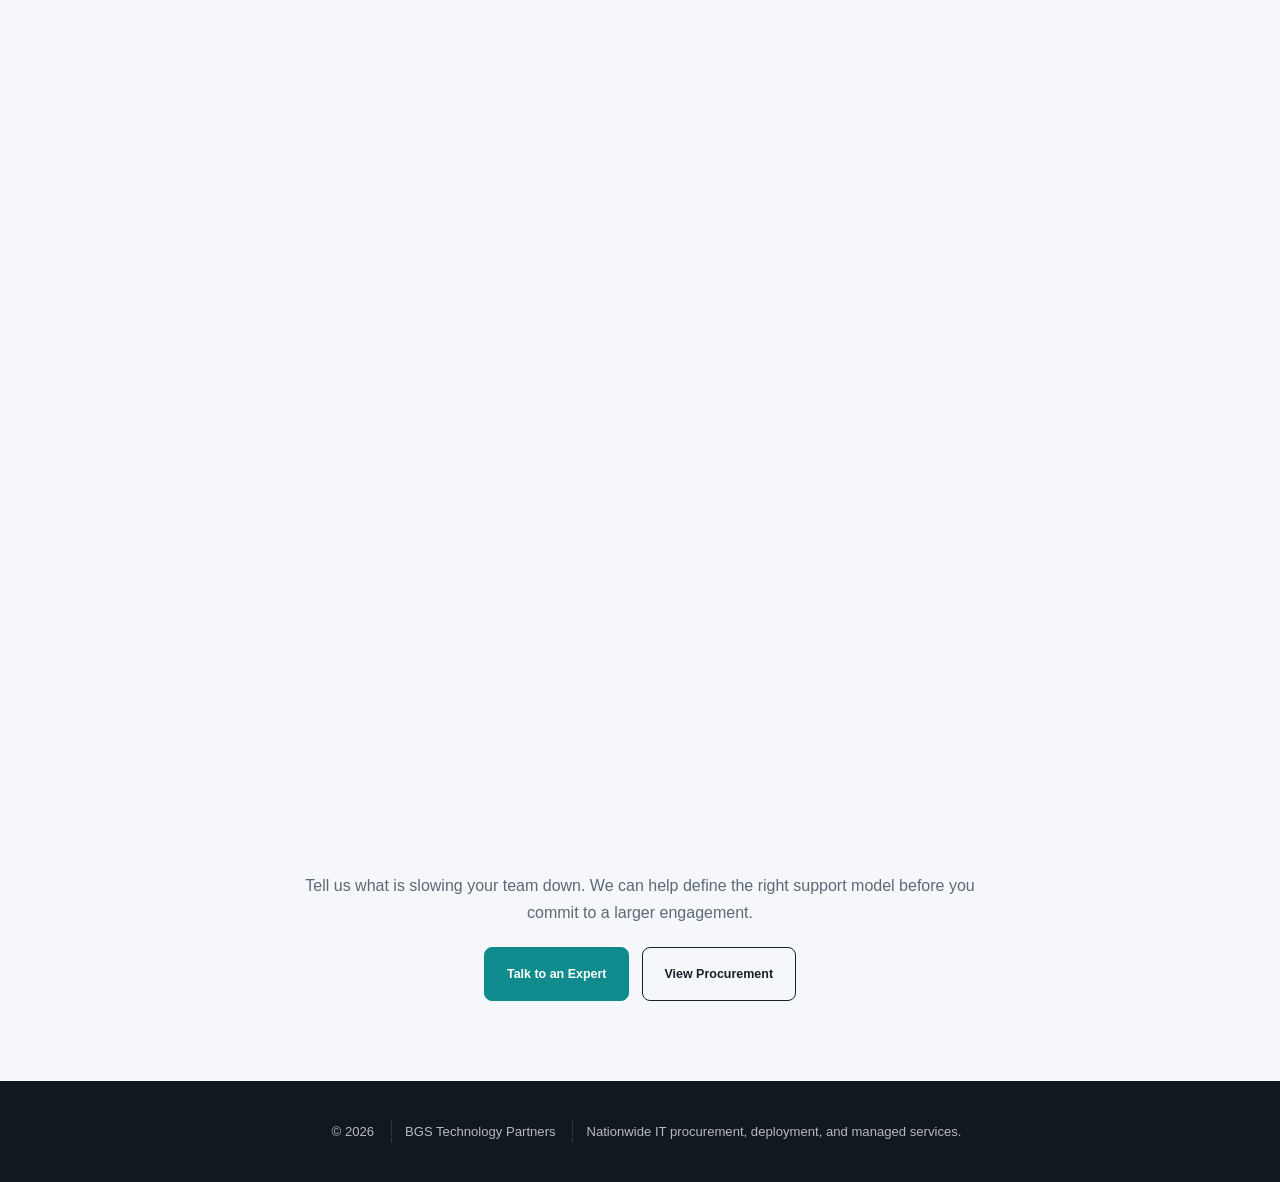
<file: info/services.html>
<!DOCTYPE HTML>
<html lang="en">

<head>
	<title>Services | BGS Technology Partners</title>
	<meta charset="utf-8" />
	<meta name="viewport" content="width=device-width, initial-scale=1, user-scalable=no" />
	<meta name="description" content="Managed IT, cybersecurity, cloud, infrastructure, help desk, and project services from BGS Technology Partners." />
	<meta name="robots" content="noindex, nofollow, noarchive, nosnippet, noimageindex" />
	<meta name="googlebot" content="noindex, nofollow, noarchive, nosnippet, noimageindex" />
	<meta name="bingbot" content="noindex, nofollow, noarchive, nosnippet, noimageindex" />
	<link rel="icon" href="favicon.svg" type="image/svg+xml" />
	<link rel="stylesheet" href="assets/css/main.css" />
	<noscript>
		<link rel="stylesheet" href="assets/css/noscript.css" />
	</noscript>
</head>

<body class="subpage is-preload">
	<div id="page-wrapper">

		<header id="header">
			<h1 id="logo"><a href="index.html">BGS <span>Technology Partners</span></a></h1>
			<nav id="nav">
				<ul>
					<li><a href="index.html">Home</a></li>
					<li class="current"><a href="services.html">Services</a></li>
					<li><a href="procurement.html">Procurement</a></li>
					<li>
						<a href="partners.html">Partners</a>
						<ul>
							<li><a href="partners.html#hardware">Hardware &amp; Endpoint</a></li>
							<li><a href="partners.html#productivity">Cloud &amp; Productivity</a></li>
							<li><a href="partners.html#security-networking">Security &amp; Networking</a></li>
						</ul>
					</li>
					<li><a href="industries.html">Industries</a></li>
					<li><a href="approach.html">Approach</a></li>
					<li><a href="contact.html" class="button primary">Talk to an Expert</a></li>
				</ul>
			</nav>
		</header>

		<article id="main">
			<section class="page-hero services-hero">
				<div class="container">
					<p class="eyebrow">Services</p>
					<h2>Managed technology support that covers users, devices, networks, and cloud.</h2>
					<p>BGS Technology Partners helps organizations keep everyday IT reliable while planning the upgrades, controls, and support processes that make growth easier.</p>
				</div>
			</section>

			<section class="page-section container">
				<div class="section-copy">
					<p class="eyebrow">Core capabilities</p>
					<h2>Support across the full operating environment.</h2>
				</div>
				<div class="detail-grid">
					<section>
						<span class="icon solid fa-headset"></span>
						<h3>Managed IT Support</h3>
						<p>Help desk, user troubleshooting, onboarding support, device issues, application access, vendor coordination, and recurring maintenance.</p>
						<ul>
							<li>Remote and scheduled support</li>
							<li>User account and access assistance</li>
							<li>Patch and maintenance coordination</li>
						</ul>
					</section>
					<section>
						<span class="icon solid fa-shield-alt"></span>
						<h3>Cybersecurity</h3>
						<p>Practical protection for endpoints, identities, networks, backups, and business-critical systems.</p>
						<ul>
							<li>Endpoint security and hardening</li>
							<li>Access control review</li>
							<li>Backup and recovery readiness</li>
						</ul>
					</section>
					<section>
						<span class="icon solid fa-cloud"></span>
						<h3>Cloud &amp; Productivity</h3>
						<p>Cloud platform administration, migration support, email productivity environments, file access, and continuity planning.</p>
						<ul>
							<li>Email and collaboration support</li>
							<li>Cloud migration planning</li>
							<li>Backup and continuity support</li>
						</ul>
					</section>
					<section>
						<span class="icon solid fa-network-wired"></span>
						<h3>Network &amp; Infrastructure</h3>
						<p>Network reliability, wireless coverage, firewall coordination, servers, storage, workstations, and office technology upgrades.</p>
						<ul>
							<li>Connectivity and Wi-Fi support</li>
							<li>Firewall and network coordination</li>
							<li>Infrastructure refresh planning</li>
						</ul>
					</section>
					<section>
						<span class="icon solid fa-tools"></span>
						<h3>Project Services</h3>
						<p>Structured project support for migrations, office moves, device refreshes, application rollouts, and infrastructure changes.</p>
						<ul>
							<li>Scope and timeline planning</li>
							<li>Deployment coordination</li>
							<li>Post-launch support handoff</li>
						</ul>
					</section>
					<section>
						<span class="icon solid fa-user-cog"></span>
						<h3>User Experience</h3>
						<p>Better employee technology experiences through standard device builds, cleaner onboarding, documentation, and support workflows.</p>
						<ul>
							<li>Device standards and setup</li>
							<li>New-hire technology readiness</li>
							<li>Knowledge base and process support</li>
						</ul>
					</section>
				</div>
			</section>

			<section id="security" class="image-feature">
				<div class="container image-feature-grid">
					<div class="image-frame compact-image">
						<img src="images/cybersecurity-support.jpg" alt="Cybersecurity monitoring concept" />
					</div>
					<div>
						<p class="eyebrow">Security and resilience</p>
						<h2>Support that treats security as part of daily operations.</h2>
						<p>Security work is strongest when it is tied to users, devices, access, backup readiness, and the support habits your team already relies on. BGS helps connect those pieces instead of treating them as separate projects.</p>
						<div class="mini-proof-grid">
							<section>
								<strong>Endpoints</strong>
								<span>Protect and maintain the devices people use every day.</span>
							</section>
							<section>
								<strong>Access</strong>
								<span>Review account, permission, and onboarding workflows.</span>
							</section>
							<section>
								<strong>Recovery</strong>
								<span>Keep backup and continuity planning connected to support.</span>
							</section>
						</div>
					</div>
				</div>
			</section>

			<section id="infrastructure" class="page-section container service-topic">
				<div class="content-split">
					<div>
						<p class="eyebrow">Network &amp; infrastructure</p>
						<h2>Infrastructure work that keeps offices, users, and sites connected.</h2>
						<p>We help stabilize and refresh the technology people depend on every day: wireless coverage, switching, firewalls, workstation standards, server and storage planning, and office technology upgrades.</p>
					</div>
					<div class="process-list">
						<section>
							<span>01</span>
							<h3>Connectivity review</h3>
							<p>Identify the network, Wi-Fi, firewall, and device issues that create recurring user disruption.</p>
						</section>
						<section>
							<span>02</span>
							<h3>Refresh planning</h3>
							<p>Map equipment standards, replacement timing, warranties, delivery needs, and support requirements.</p>
						</section>
						<section>
							<span>03</span>
							<h3>Deployment coordination</h3>
							<p>Coordinate purchasing, configuration notes, site readiness, rollout steps, and support handoff.</p>
						</section>
					</div>
				</div>
			</section>

			<section id="cloud" class="page-section container service-topic">
				<div class="content-split">
					<div>
						<p class="eyebrow">Cloud &amp; productivity</p>
						<h2>Cloud support connected to identity, files, email, backup, and users.</h2>
						<p>Cloud projects work better when administration, migration, security, and support are planned together. BGS helps teams organize that full operating picture.</p>
					</div>
					<div class="process-list">
						<section>
							<span>01</span>
							<h3>Productivity platforms</h3>
							<p>Email, collaboration, user administration, licensing, file access, and day-to-day support coordination.</p>
						</section>
						<section>
							<span>02</span>
							<h3>Migration readiness</h3>
							<p>Planning for users, data, access, device impact, communication, and support before changes go live.</p>
						</section>
						<section>
							<span>03</span>
							<h3>Continuity planning</h3>
							<p>Backup, recovery expectations, access controls, and documentation for the systems your team depends on.</p>
						</section>
					</div>
				</div>
			</section>

			<section class="feature-band">
				<div class="container feature-grid">
					<div>
						<p class="eyebrow">Service model</p>
						<h2>Responsive support with enough structure to scale.</h2>
					</div>
					<div class="capability-list">
						<section>
							<h3>Assess</h3>
							<p>Understand the environment, known risks, current vendors, users, devices, and the support issues that repeat.</p>
						</section>
						<section>
							<h3>Stabilize</h3>
							<p>Prioritize the fixes that improve reliability, security, and user productivity before pushing bigger changes.</p>
						</section>
						<section>
							<h3>Improve</h3>
							<p>Create cleaner standards, better documentation, lifecycle planning, and ongoing maintenance routines.</p>
						</section>
					</div>
				</div>
			</section>

			<section class="page-section container centered-section">
				<p class="eyebrow">Next step</p>
				<h2>Need support for a specific project or ongoing IT operations?</h2>
				<p>Tell us what is slowing your team down. We can help define the right support model before you commit to a larger engagement.</p>
				<ul class="buttons">
					<li><a href="contact.html" class="button primary">Talk to an Expert</a></li>
					<li><a href="procurement.html" class="button">View Procurement</a></li>
				</ul>
			</section>
		</article>

		<footer id="footer">
			<ul class="copyright">
				<li>&copy; 2026</li>
				<li>BGS Technology Partners</li>
				<li>Nationwide IT procurement, deployment, and managed services.</li>
			</ul>
		</footer>

	</div>

	<script src="assets/js/jquery.min.js"></script>
	<script src="assets/js/jquery.dropotron.min.js"></script>
	<script src="assets/js/jquery.scrolly.min.js"></script>
	<script src="assets/js/jquery.scrollex.min.js"></script>
	<script src="assets/js/browser.min.js"></script>
	<script src="assets/js/breakpoints.min.js"></script>
	<script src="assets/js/util.js"></script>
	<script src="assets/js/main.js"></script>
	<script src="assets/js/anchor-offset.js"></script>

</body>

</html>
</file>
<file: info/assets/css/noscript.css>
/*
	Twenty by HTML5 UP
	html5up.net | @ajlkn
	Free for personal and commercial use under the CCA 3.0 license (html5up.net/license)
*/

/* Banner */

	#banner .inner {
		opacity: 1;
	}
</file>
<file: info/assets/css/main.css>
@import url("fontawesome-all.min.css");

/*
	Twenty by HTML5 UP
	html5up.net | @ajlkn
	Free for personal and commercial use under the CCA 3.0 license (html5up.net/license)
*/

html, body, div, span, applet, object,
iframe, h1, h2, h3, h4, h5, h6, p, blockquote,
pre, a, abbr, acronym, address, big, cite,
code, del, dfn, em, img, ins, kbd, q, s, samp,
small, strike, strong, sub, sup, tt, var, b,
u, i, center, dl, dt, dd, ol, ul, li, fieldset,
form, label, legend, table, caption, tbody,
tfoot, thead, tr, th, td, article, aside,
canvas, details, embed, figure, figcaption,
footer, header, hgroup, menu, nav, output, ruby,
section, summary, time, mark, audio, video {
	margin: 0;
	padding: 0;
	border: 0;
	font-size: 100%;
	font: inherit;
	vertical-align: baseline;}

article, aside, details, figcaption, figure,
footer, header, hgroup, menu, nav, section {
	display: block;}

body {
	line-height: 1;
}

ol, ul {
	list-style: none;
}

blockquote, q {
	quotes: none;
}

	blockquote:before, blockquote:after, q:before, q:after {
		content: '';
		content: none;
	}

table {
	border-collapse: collapse;
	border-spacing: 0;
}

body {
	-webkit-text-size-adjust: none;
}

mark {
	background-color: transparent;
	color: inherit;
}

input::-moz-focus-inner {
	border: 0;
	padding: 0;
}

input, select, textarea {
	-moz-appearance: none;
	-webkit-appearance: none;
	-ms-appearance: none;
	appearance: none;
}

/* Basic */

	html {
		box-sizing: border-box;
	}

	*, *:before, *:after {
		box-sizing: inherit;
	}

	body {
		background: #f3f6fa;
	}

		body.is-preload *, body.is-preload *:before, body.is-preload *:after {
			-moz-animation: none !important;
			-webkit-animation: none !important;
			-ms-animation: none !important;
			animation: none !important;
			-moz-transition: none !important;
			-webkit-transition: none !important;
			-ms-transition: none !important;
			transition: none !important;
		}

	body, input, select, textarea {
		color: #7c8081;
		font-family: 'Lato', sans-serif;
		font-size: 15pt;
		font-weight: 300;
		letter-spacing: 0.025em;
		line-height: 1.75em;
	}

	a {
		-moz-transition: color 0.2s ease-in-out, border-color 0.2s ease-in-out, background-color 0.2s ease-in-out;
		-webkit-transition: color 0.2s ease-in-out, border-color 0.2s ease-in-out, background-color 0.2s ease-in-out;
		-ms-transition: color 0.2s ease-in-out, border-color 0.2s ease-in-out, background-color 0.2s ease-in-out;
		transition: color 0.2s ease-in-out, border-color 0.2s ease-in-out, background-color 0.2s ease-in-out;
		color: #3fb1a3;
		text-decoration: none;
		border-bottom: dotted 1px;
	}

		a:hover {
			border-bottom-color: transparent;
		}

	strong, b {
		font-weight: 400;
	}

	p, ul, ol, dl, table, blockquote {
		margin: 0 0 2em 0;
	}

	h1, h2, h3, h4, h5, h6 {
		color: inherit;
		font-weight: 300;
		line-height: 1.75em;
		margin-bottom: 1em;
		text-transform: uppercase;
	}

		h1 a, h2 a, h3 a, h4 a, h5 a, h6 a {
			color: inherit;
			text-decoration: none;
			border: 0;
		}

	h2 {
		font-size: 1.5em;
		letter-spacing: 0.1em;
	}

	h3 {
		font-size: 1.15em;
		letter-spacing: 0.025em;
	}

	sub {
		font-size: 0.8em;
		position: relative;
		top: 0.5em;
	}

	sup {
		font-size: 0.8em;
		position: relative;
		top: -0.5em;
	}

	hr {
		border-top: solid 1px rgba(124, 128, 129, 0.2);
		border: 0;
		margin-bottom: 1.5em;
	}

	blockquote {
		border-left: solid 0.5em rgba(124, 128, 129, 0.2);
		font-style: italic;
		padding: 1em 0 1em 2em;
	}

/* Container */

	.container {
		margin: 0 auto;
		max-width: 100%;
		width: 1400px;
	}

		.container.medium {
			width: 1050px;
		}

		@media screen and (max-width: 1680px) {

			.container {
				width: 1200px;
			}

				.container.medium {
					width: 900px;
				}

		}

		@media screen and (max-width: 1280px) {

			.container {
				width: 960px;
			}

				.container.medium {
					width: 735px;
				}

		}

		@media screen and (max-width: 980px) {

			.container {
				width: 95%;
			}

				.container.medium {
					width: 71.25%;
				}

		}

		@media screen and (max-width: 840px) {

			.container {
				width: 95%;
			}

				.container.medium {
					width: 95%;
				}

		}

		@media screen and (max-width: 736px) {

			.container {
				width: 100%;
			}

				.container.medium {
					width: 100%;
				}

		}

/* Row */

	.row {
		display: flex;
		flex-wrap: wrap;
		box-sizing: border-box;
		align-items: stretch;
	}

		.row > * {
			box-sizing: border-box;
		}

		.row.gtr-uniform > * > :last-child {
			margin-bottom: 0;
		}

		.row.aln-left {
			justify-content: flex-start;
		}

		.row.aln-center {
			justify-content: center;
		}

		.row.aln-right {
			justify-content: flex-end;
		}

		.row.aln-top {
			align-items: flex-start;
		}

		.row.aln-middle {
			align-items: center;
		}

		.row.aln-bottom {
			align-items: flex-end;
		}

		.row > .imp {
			order: -1;
		}

		.row > .col-1 {
			width: 8.33333%;
		}

		.row > .off-1 {
			margin-left: 8.33333%;
		}

		.row > .col-2 {
			width: 16.66667%;
		}

		.row > .off-2 {
			margin-left: 16.66667%;
		}

		.row > .col-3 {
			width: 25%;
		}

		.row > .off-3 {
			margin-left: 25%;
		}

		.row > .col-4 {
			width: 33.33333%;
		}

		.row > .off-4 {
			margin-left: 33.33333%;
		}

		.row > .col-5 {
			width: 41.66667%;
		}

		.row > .off-5 {
			margin-left: 41.66667%;
		}

		.row > .col-6 {
			width: 50%;
		}

		.row > .off-6 {
			margin-left: 50%;
		}

		.row > .col-7 {
			width: 58.33333%;
		}

		.row > .off-7 {
			margin-left: 58.33333%;
		}

		.row > .col-8 {
			width: 66.66667%;
		}

		.row > .off-8 {
			margin-left: 66.66667%;
		}

		.row > .col-9 {
			width: 75%;
		}

		.row > .off-9 {
			margin-left: 75%;
		}

		.row > .col-10 {
			width: 83.33333%;
		}

		.row > .off-10 {
			margin-left: 83.33333%;
		}

		.row > .col-11 {
			width: 91.66667%;
		}

		.row > .off-11 {
			margin-left: 91.66667%;
		}

		.row > .col-12 {
			width: 100%;
		}

		.row > .off-12 {
			margin-left: 100%;
		}

		.row.gtr-0 {
			margin-top: 0px;
			margin-left: 0px;
		}

			.row.gtr-0 > * {
				padding: 0px 0 0 0px;
			}

			.row.gtr-0.gtr-uniform {
				margin-top: 0px;
			}

				.row.gtr-0.gtr-uniform > * {
					padding-top: 0px;
				}

		.row.gtr-25 {
			margin-top: -12.5px;
			margin-left: -12.5px;
		}

			.row.gtr-25 > * {
				padding: 12.5px 0 0 12.5px;
			}

			.row.gtr-25.gtr-uniform {
				margin-top: -12.5px;
			}

				.row.gtr-25.gtr-uniform > * {
					padding-top: 12.5px;
				}

		.row.gtr-50 {
			margin-top: -25px;
			margin-left: -25px;
		}

			.row.gtr-50 > * {
				padding: 25px 0 0 25px;
			}

			.row.gtr-50.gtr-uniform {
				margin-top: -25px;
			}

				.row.gtr-50.gtr-uniform > * {
					padding-top: 25px;
				}

		.row {
			margin-top: -50px;
			margin-left: -50px;
		}

			.row > * {
				padding: 50px 0 0 50px;
			}

			.row.gtr-uniform {
				margin-top: -50px;
			}

				.row.gtr-uniform > * {
					padding-top: 50px;
				}

		.row.gtr-150 {
			margin-top: -75px;
			margin-left: -75px;
		}

			.row.gtr-150 > * {
				padding: 75px 0 0 75px;
			}

			.row.gtr-150.gtr-uniform {
				margin-top: -75px;
			}

				.row.gtr-150.gtr-uniform > * {
					padding-top: 75px;
				}

		.row.gtr-200 {
			margin-top: -100px;
			margin-left: -100px;
		}

			.row.gtr-200 > * {
				padding: 100px 0 0 100px;
			}

			.row.gtr-200.gtr-uniform {
				margin-top: -100px;
			}

				.row.gtr-200.gtr-uniform > * {
					padding-top: 100px;
				}

		@media screen and (max-width: 1680px) {

			.row {
				display: flex;
				flex-wrap: wrap;
				box-sizing: border-box;
				align-items: stretch;
			}

				.row > * {
					box-sizing: border-box;
				}

				.row.gtr-uniform > * > :last-child {
					margin-bottom: 0;
				}

				.row.aln-left {
					justify-content: flex-start;
				}

				.row.aln-center {
					justify-content: center;
				}

				.row.aln-right {
					justify-content: flex-end;
				}

				.row.aln-top {
					align-items: flex-start;
				}

				.row.aln-middle {
					align-items: center;
				}

				.row.aln-bottom {
					align-items: flex-end;
				}

				.row > .imp-wide {
					order: -1;
				}

				.row > .col-1-wide {
					width: 8.33333%;
				}

				.row > .off-1-wide {
					margin-left: 8.33333%;
				}

				.row > .col-2-wide {
					width: 16.66667%;
				}

				.row > .off-2-wide {
					margin-left: 16.66667%;
				}

				.row > .col-3-wide {
					width: 25%;
				}

				.row > .off-3-wide {
					margin-left: 25%;
				}

				.row > .col-4-wide {
					width: 33.33333%;
				}

				.row > .off-4-wide {
					margin-left: 33.33333%;
				}

				.row > .col-5-wide {
					width: 41.66667%;
				}

				.row > .off-5-wide {
					margin-left: 41.66667%;
				}

				.row > .col-6-wide {
					width: 50%;
				}

				.row > .off-6-wide {
					margin-left: 50%;
				}

				.row > .col-7-wide {
					width: 58.33333%;
				}

				.row > .off-7-wide {
					margin-left: 58.33333%;
				}

				.row > .col-8-wide {
					width: 66.66667%;
				}

				.row > .off-8-wide {
					margin-left: 66.66667%;
				}

				.row > .col-9-wide {
					width: 75%;
				}

				.row > .off-9-wide {
					margin-left: 75%;
				}

				.row > .col-10-wide {
					width: 83.33333%;
				}

				.row > .off-10-wide {
					margin-left: 83.33333%;
				}

				.row > .col-11-wide {
					width: 91.66667%;
				}

				.row > .off-11-wide {
					margin-left: 91.66667%;
				}

				.row > .col-12-wide {
					width: 100%;
				}

				.row > .off-12-wide {
					margin-left: 100%;
				}

				.row.gtr-0 {
					margin-top: 0px;
					margin-left: 0px;
				}

					.row.gtr-0 > * {
						padding: 0px 0 0 0px;
					}

					.row.gtr-0.gtr-uniform {
						margin-top: 0px;
					}

						.row.gtr-0.gtr-uniform > * {
							padding-top: 0px;
						}

				.row.gtr-25 {
					margin-top: -10px;
					margin-left: -10px;
				}

					.row.gtr-25 > * {
						padding: 10px 0 0 10px;
					}

					.row.gtr-25.gtr-uniform {
						margin-top: -10px;
					}

						.row.gtr-25.gtr-uniform > * {
							padding-top: 10px;
						}

				.row.gtr-50 {
					margin-top: -20px;
					margin-left: -20px;
				}

					.row.gtr-50 > * {
						padding: 20px 0 0 20px;
					}

					.row.gtr-50.gtr-uniform {
						margin-top: -20px;
					}

						.row.gtr-50.gtr-uniform > * {
							padding-top: 20px;
						}

				.row {
					margin-top: -40px;
					margin-left: -40px;
				}

					.row > * {
						padding: 40px 0 0 40px;
					}

					.row.gtr-uniform {
						margin-top: -40px;
					}

						.row.gtr-uniform > * {
							padding-top: 40px;
						}

				.row.gtr-150 {
					margin-top: -60px;
					margin-left: -60px;
				}

					.row.gtr-150 > * {
						padding: 60px 0 0 60px;
					}

					.row.gtr-150.gtr-uniform {
						margin-top: -60px;
					}

						.row.gtr-150.gtr-uniform > * {
							padding-top: 60px;
						}

				.row.gtr-200 {
					margin-top: -80px;
					margin-left: -80px;
				}

					.row.gtr-200 > * {
						padding: 80px 0 0 80px;
					}

					.row.gtr-200.gtr-uniform {
						margin-top: -80px;
					}

						.row.gtr-200.gtr-uniform > * {
							padding-top: 80px;
						}

		}

		@media screen and (max-width: 1280px) {

			.row {
				display: flex;
				flex-wrap: wrap;
				box-sizing: border-box;
				align-items: stretch;
			}

				.row > * {
					box-sizing: border-box;
				}

				.row.gtr-uniform > * > :last-child {
					margin-bottom: 0;
				}

				.row.aln-left {
					justify-content: flex-start;
				}

				.row.aln-center {
					justify-content: center;
				}

				.row.aln-right {
					justify-content: flex-end;
				}

				.row.aln-top {
					align-items: flex-start;
				}

				.row.aln-middle {
					align-items: center;
				}

				.row.aln-bottom {
					align-items: flex-end;
				}

				.row > .imp-normal {
					order: -1;
				}

				.row > .col-1-normal {
					width: 8.33333%;
				}

				.row > .off-1-normal {
					margin-left: 8.33333%;
				}

				.row > .col-2-normal {
					width: 16.66667%;
				}

				.row > .off-2-normal {
					margin-left: 16.66667%;
				}

				.row > .col-3-normal {
					width: 25%;
				}

				.row > .off-3-normal {
					margin-left: 25%;
				}

				.row > .col-4-normal {
					width: 33.33333%;
				}

				.row > .off-4-normal {
					margin-left: 33.33333%;
				}

				.row > .col-5-normal {
					width: 41.66667%;
				}

				.row > .off-5-normal {
					margin-left: 41.66667%;
				}

				.row > .col-6-normal {
					width: 50%;
				}

				.row > .off-6-normal {
					margin-left: 50%;
				}

				.row > .col-7-normal {
					width: 58.33333%;
				}

				.row > .off-7-normal {
					margin-left: 58.33333%;
				}

				.row > .col-8-normal {
					width: 66.66667%;
				}

				.row > .off-8-normal {
					margin-left: 66.66667%;
				}

				.row > .col-9-normal {
					width: 75%;
				}

				.row > .off-9-normal {
					margin-left: 75%;
				}

				.row > .col-10-normal {
					width: 83.33333%;
				}

				.row > .off-10-normal {
					margin-left: 83.33333%;
				}

				.row > .col-11-normal {
					width: 91.66667%;
				}

				.row > .off-11-normal {
					margin-left: 91.66667%;
				}

				.row > .col-12-normal {
					width: 100%;
				}

				.row > .off-12-normal {
					margin-left: 100%;
				}

				.row.gtr-0 {
					margin-top: 0px;
					margin-left: 0px;
				}

					.row.gtr-0 > * {
						padding: 0px 0 0 0px;
					}

					.row.gtr-0.gtr-uniform {
						margin-top: 0px;
					}

						.row.gtr-0.gtr-uniform > * {
							padding-top: 0px;
						}

				.row.gtr-25 {
					margin-top: -10px;
					margin-left: -10px;
				}

					.row.gtr-25 > * {
						padding: 10px 0 0 10px;
					}

					.row.gtr-25.gtr-uniform {
						margin-top: -10px;
					}

						.row.gtr-25.gtr-uniform > * {
							padding-top: 10px;
						}

				.row.gtr-50 {
					margin-top: -20px;
					margin-left: -20px;
				}

					.row.gtr-50 > * {
						padding: 20px 0 0 20px;
					}

					.row.gtr-50.gtr-uniform {
						margin-top: -20px;
					}

						.row.gtr-50.gtr-uniform > * {
							padding-top: 20px;
						}

				.row {
					margin-top: -40px;
					margin-left: -40px;
				}

					.row > * {
						padding: 40px 0 0 40px;
					}

					.row.gtr-uniform {
						margin-top: -40px;
					}

						.row.gtr-uniform > * {
							padding-top: 40px;
						}

				.row.gtr-150 {
					margin-top: -60px;
					margin-left: -60px;
				}

					.row.gtr-150 > * {
						padding: 60px 0 0 60px;
					}

					.row.gtr-150.gtr-uniform {
						margin-top: -60px;
					}

						.row.gtr-150.gtr-uniform > * {
							padding-top: 60px;
						}

				.row.gtr-200 {
					margin-top: -80px;
					margin-left: -80px;
				}

					.row.gtr-200 > * {
						padding: 80px 0 0 80px;
					}

					.row.gtr-200.gtr-uniform {
						margin-top: -80px;
					}

						.row.gtr-200.gtr-uniform > * {
							padding-top: 80px;
						}

		}

		@media screen and (max-width: 980px) {

			.row {
				display: flex;
				flex-wrap: wrap;
				box-sizing: border-box;
				align-items: stretch;
			}

				.row > * {
					box-sizing: border-box;
				}

				.row.gtr-uniform > * > :last-child {
					margin-bottom: 0;
				}

				.row.aln-left {
					justify-content: flex-start;
				}

				.row.aln-center {
					justify-content: center;
				}

				.row.aln-right {
					justify-content: flex-end;
				}

				.row.aln-top {
					align-items: flex-start;
				}

				.row.aln-middle {
					align-items: center;
				}

				.row.aln-bottom {
					align-items: flex-end;
				}

				.row > .imp-narrow {
					order: -1;
				}

				.row > .col-1-narrow {
					width: 8.33333%;
				}

				.row > .off-1-narrow {
					margin-left: 8.33333%;
				}

				.row > .col-2-narrow {
					width: 16.66667%;
				}

				.row > .off-2-narrow {
					margin-left: 16.66667%;
				}

				.row > .col-3-narrow {
					width: 25%;
				}

				.row > .off-3-narrow {
					margin-left: 25%;
				}

				.row > .col-4-narrow {
					width: 33.33333%;
				}

				.row > .off-4-narrow {
					margin-left: 33.33333%;
				}

				.row > .col-5-narrow {
					width: 41.66667%;
				}

				.row > .off-5-narrow {
					margin-left: 41.66667%;
				}

				.row > .col-6-narrow {
					width: 50%;
				}

				.row > .off-6-narrow {
					margin-left: 50%;
				}

				.row > .col-7-narrow {
					width: 58.33333%;
				}

				.row > .off-7-narrow {
					margin-left: 58.33333%;
				}

				.row > .col-8-narrow {
					width: 66.66667%;
				}

				.row > .off-8-narrow {
					margin-left: 66.66667%;
				}

				.row > .col-9-narrow {
					width: 75%;
				}

				.row > .off-9-narrow {
					margin-left: 75%;
				}

				.row > .col-10-narrow {
					width: 83.33333%;
				}

				.row > .off-10-narrow {
					margin-left: 83.33333%;
				}

				.row > .col-11-narrow {
					width: 91.66667%;
				}

				.row > .off-11-narrow {
					margin-left: 91.66667%;
				}

				.row > .col-12-narrow {
					width: 100%;
				}

				.row > .off-12-narrow {
					margin-left: 100%;
				}

				.row.gtr-0 {
					margin-top: 0px;
					margin-left: 0px;
				}

					.row.gtr-0 > * {
						padding: 0px 0 0 0px;
					}

					.row.gtr-0.gtr-uniform {
						margin-top: 0px;
					}

						.row.gtr-0.gtr-uniform > * {
							padding-top: 0px;
						}

				.row.gtr-25 {
					margin-top: -7.5px;
					margin-left: -7.5px;
				}

					.row.gtr-25 > * {
						padding: 7.5px 0 0 7.5px;
					}

					.row.gtr-25.gtr-uniform {
						margin-top: -7.5px;
					}

						.row.gtr-25.gtr-uniform > * {
							padding-top: 7.5px;
						}

				.row.gtr-50 {
					margin-top: -15px;
					margin-left: -15px;
				}

					.row.gtr-50 > * {
						padding: 15px 0 0 15px;
					}

					.row.gtr-50.gtr-uniform {
						margin-top: -15px;
					}

						.row.gtr-50.gtr-uniform > * {
							padding-top: 15px;
						}

				.row {
					margin-top: -30px;
					margin-left: -30px;
				}

					.row > * {
						padding: 30px 0 0 30px;
					}

					.row.gtr-uniform {
						margin-top: -30px;
					}

						.row.gtr-uniform > * {
							padding-top: 30px;
						}

				.row.gtr-150 {
					margin-top: -45px;
					margin-left: -45px;
				}

					.row.gtr-150 > * {
						padding: 45px 0 0 45px;
					}

					.row.gtr-150.gtr-uniform {
						margin-top: -45px;
					}

						.row.gtr-150.gtr-uniform > * {
							padding-top: 45px;
						}

				.row.gtr-200 {
					margin-top: -60px;
					margin-left: -60px;
				}

					.row.gtr-200 > * {
						padding: 60px 0 0 60px;
					}

					.row.gtr-200.gtr-uniform {
						margin-top: -60px;
					}

						.row.gtr-200.gtr-uniform > * {
							padding-top: 60px;
						}

		}

		@media screen and (max-width: 840px) {

			.row {
				display: flex;
				flex-wrap: wrap;
				box-sizing: border-box;
				align-items: stretch;
			}

				.row > * {
					box-sizing: border-box;
				}

				.row.gtr-uniform > * > :last-child {
					margin-bottom: 0;
				}

				.row.aln-left {
					justify-content: flex-start;
				}

				.row.aln-center {
					justify-content: center;
				}

				.row.aln-right {
					justify-content: flex-end;
				}

				.row.aln-top {
					align-items: flex-start;
				}

				.row.aln-middle {
					align-items: center;
				}

				.row.aln-bottom {
					align-items: flex-end;
				}

				.row > .imp-narrower {
					order: -1;
				}

				.row > .col-1-narrower {
					width: 8.33333%;
				}

				.row > .off-1-narrower {
					margin-left: 8.33333%;
				}

				.row > .col-2-narrower {
					width: 16.66667%;
				}

				.row > .off-2-narrower {
					margin-left: 16.66667%;
				}

				.row > .col-3-narrower {
					width: 25%;
				}

				.row > .off-3-narrower {
					margin-left: 25%;
				}

				.row > .col-4-narrower {
					width: 33.33333%;
				}

				.row > .off-4-narrower {
					margin-left: 33.33333%;
				}

				.row > .col-5-narrower {
					width: 41.66667%;
				}

				.row > .off-5-narrower {
					margin-left: 41.66667%;
				}

				.row > .col-6-narrower {
					width: 50%;
				}

				.row > .off-6-narrower {
					margin-left: 50%;
				}

				.row > .col-7-narrower {
					width: 58.33333%;
				}

				.row > .off-7-narrower {
					margin-left: 58.33333%;
				}

				.row > .col-8-narrower {
					width: 66.66667%;
				}

				.row > .off-8-narrower {
					margin-left: 66.66667%;
				}

				.row > .col-9-narrower {
					width: 75%;
				}

				.row > .off-9-narrower {
					margin-left: 75%;
				}

				.row > .col-10-narrower {
					width: 83.33333%;
				}

				.row > .off-10-narrower {
					margin-left: 83.33333%;
				}

				.row > .col-11-narrower {
					width: 91.66667%;
				}

				.row > .off-11-narrower {
					margin-left: 91.66667%;
				}

				.row > .col-12-narrower {
					width: 100%;
				}

				.row > .off-12-narrower {
					margin-left: 100%;
				}

				.row.gtr-0 {
					margin-top: 0px;
					margin-left: 0px;
				}

					.row.gtr-0 > * {
						padding: 0px 0 0 0px;
					}

					.row.gtr-0.gtr-uniform {
						margin-top: 0px;
					}

						.row.gtr-0.gtr-uniform > * {
							padding-top: 0px;
						}

				.row.gtr-25 {
					margin-top: -7.5px;
					margin-left: -7.5px;
				}

					.row.gtr-25 > * {
						padding: 7.5px 0 0 7.5px;
					}

					.row.gtr-25.gtr-uniform {
						margin-top: -7.5px;
					}

						.row.gtr-25.gtr-uniform > * {
							padding-top: 7.5px;
						}

				.row.gtr-50 {
					margin-top: -15px;
					margin-left: -15px;
				}

					.row.gtr-50 > * {
						padding: 15px 0 0 15px;
					}

					.row.gtr-50.gtr-uniform {
						margin-top: -15px;
					}

						.row.gtr-50.gtr-uniform > * {
							padding-top: 15px;
						}

				.row {
					margin-top: -30px;
					margin-left: -30px;
				}

					.row > * {
						padding: 30px 0 0 30px;
					}

					.row.gtr-uniform {
						margin-top: -30px;
					}

						.row.gtr-uniform > * {
							padding-top: 30px;
						}

				.row.gtr-150 {
					margin-top: -45px;
					margin-left: -45px;
				}

					.row.gtr-150 > * {
						padding: 45px 0 0 45px;
					}

					.row.gtr-150.gtr-uniform {
						margin-top: -45px;
					}

						.row.gtr-150.gtr-uniform > * {
							padding-top: 45px;
						}

				.row.gtr-200 {
					margin-top: -60px;
					margin-left: -60px;
				}

					.row.gtr-200 > * {
						padding: 60px 0 0 60px;
					}

					.row.gtr-200.gtr-uniform {
						margin-top: -60px;
					}

						.row.gtr-200.gtr-uniform > * {
							padding-top: 60px;
						}

		}

		@media screen and (max-width: 736px) {

			.row {
				display: flex;
				flex-wrap: wrap;
				box-sizing: border-box;
				align-items: stretch;
			}

				.row > * {
					box-sizing: border-box;
				}

				.row.gtr-uniform > * > :last-child {
					margin-bottom: 0;
				}

				.row.aln-left {
					justify-content: flex-start;
				}

				.row.aln-center {
					justify-content: center;
				}

				.row.aln-right {
					justify-content: flex-end;
				}

				.row.aln-top {
					align-items: flex-start;
				}

				.row.aln-middle {
					align-items: center;
				}

				.row.aln-bottom {
					align-items: flex-end;
				}

				.row > .imp-mobile {
					order: -1;
				}

				.row > .col-1-mobile {
					width: 8.33333%;
				}

				.row > .off-1-mobile {
					margin-left: 8.33333%;
				}

				.row > .col-2-mobile {
					width: 16.66667%;
				}

				.row > .off-2-mobile {
					margin-left: 16.66667%;
				}

				.row > .col-3-mobile {
					width: 25%;
				}

				.row > .off-3-mobile {
					margin-left: 25%;
				}

				.row > .col-4-mobile {
					width: 33.33333%;
				}

				.row > .off-4-mobile {
					margin-left: 33.33333%;
				}

				.row > .col-5-mobile {
					width: 41.66667%;
				}

				.row > .off-5-mobile {
					margin-left: 41.66667%;
				}

				.row > .col-6-mobile {
					width: 50%;
				}

				.row > .off-6-mobile {
					margin-left: 50%;
				}

				.row > .col-7-mobile {
					width: 58.33333%;
				}

				.row > .off-7-mobile {
					margin-left: 58.33333%;
				}

				.row > .col-8-mobile {
					width: 66.66667%;
				}

				.row > .off-8-mobile {
					margin-left: 66.66667%;
				}

				.row > .col-9-mobile {
					width: 75%;
				}

				.row > .off-9-mobile {
					margin-left: 75%;
				}

				.row > .col-10-mobile {
					width: 83.33333%;
				}

				.row > .off-10-mobile {
					margin-left: 83.33333%;
				}

				.row > .col-11-mobile {
					width: 91.66667%;
				}

				.row > .off-11-mobile {
					margin-left: 91.66667%;
				}

				.row > .col-12-mobile {
					width: 100%;
				}

				.row > .off-12-mobile {
					margin-left: 100%;
				}

				.row.gtr-0 {
					margin-top: 0px;
					margin-left: 0px;
				}

					.row.gtr-0 > * {
						padding: 0px 0 0 0px;
					}

					.row.gtr-0.gtr-uniform {
						margin-top: 0px;
					}

						.row.gtr-0.gtr-uniform > * {
							padding-top: 0px;
						}

				.row.gtr-25 {
					margin-top: -7.5px;
					margin-left: -7.5px;
				}

					.row.gtr-25 > * {
						padding: 7.5px 0 0 7.5px;
					}

					.row.gtr-25.gtr-uniform {
						margin-top: -7.5px;
					}

						.row.gtr-25.gtr-uniform > * {
							padding-top: 7.5px;
						}

				.row.gtr-50 {
					margin-top: -15px;
					margin-left: -15px;
				}

					.row.gtr-50 > * {
						padding: 15px 0 0 15px;
					}

					.row.gtr-50.gtr-uniform {
						margin-top: -15px;
					}

						.row.gtr-50.gtr-uniform > * {
							padding-top: 15px;
						}

				.row {
					margin-top: -30px;
					margin-left: -30px;
				}

					.row > * {
						padding: 30px 0 0 30px;
					}

					.row.gtr-uniform {
						margin-top: -30px;
					}

						.row.gtr-uniform > * {
							padding-top: 30px;
						}

				.row.gtr-150 {
					margin-top: -45px;
					margin-left: -45px;
				}

					.row.gtr-150 > * {
						padding: 45px 0 0 45px;
					}

					.row.gtr-150.gtr-uniform {
						margin-top: -45px;
					}

						.row.gtr-150.gtr-uniform > * {
							padding-top: 45px;
						}

				.row.gtr-200 {
					margin-top: -60px;
					margin-left: -60px;
				}

					.row.gtr-200 > * {
						padding: 60px 0 0 60px;
					}

					.row.gtr-200.gtr-uniform {
						margin-top: -60px;
					}

						.row.gtr-200.gtr-uniform > * {
							padding-top: 60px;
						}

		}

/* Section/Article */

	section.special, article.special {
		text-align: center;
	}

	header.major {
		padding-bottom: 2em;
	}

	header.special {
		margin-bottom: 5em;
		padding-top: 7em;
		position: relative;
		text-align: center;
	}

		header.special:before, header.special:after {
			border-bottom: solid 1.5px;
			border-top: solid 1.5px;
			content: '';
			height: 7px;
			opacity: 0.1;
			position: absolute;
			top: 1.75em;
			width: 43%;
		}

		header.special:before {
			left: 0;
		}

		header.special:after {
			right: 0;
		}

		header.special h2 {
			margin-bottom: 0;
		}

		header.special h2 + p {
			margin-bottom: 0;
			padding-top: 1.5em;
		}

		header.special .icon {
			cursor: default;
			height: 7em;
			left: 0;
			position: absolute;
			text-align: center;
			top: 1em;
			width: 100%;
		}

			header.special .icon:before {
				font-size: 3.5em;
				opacity: 0.35;
			}

	footer > :last-child {
		margin-bottom: 0;
	}

	footer.major {
		padding-top: 3em;
	}

/* Form */

	input[type="text"],
	input[type="password"],
	input[type="email"],
	textarea {
		-moz-transition: background-color 0.2s ease-in-out, border-color 0.2s ease-in-out;
		-webkit-transition: background-color 0.2s ease-in-out, border-color 0.2s ease-in-out;
		-ms-transition: background-color 0.2s ease-in-out, border-color 0.2s ease-in-out;
		transition: background-color 0.2s ease-in-out, border-color 0.2s ease-in-out;
		-moz-appearance: none;
		-webkit-appearance: none;
		-ms-appearance: none;
		appearance: none;
		background: none;
		border: solid 1px rgba(124, 128, 129, 0.2);
		border-radius: 0;
		color: inherit;
		display: block;
		padding: 0.75em;
		text-decoration: none;
		width: 100%;
		outline: 0;
	}

		input[type="text"]:focus,
		input[type="password"]:focus,
		input[type="email"]:focus,
		textarea:focus {
			border-color: #83d3c9;
		}

	input[type="text"],
	input[type="password"],
	input[type="email"] {
		line-height: 1em;
	}

	::-webkit-input-placeholder {
		color: inherit;
		opacity: 0.5;
		position: relative;
		top: 3px;
	}

	:-moz-placeholder {
		color: inherit;
		opacity: 0.5;
	}

	::-moz-placeholder {
		color: inherit;
		opacity: 0.5;
	}

	:-ms-input-placeholder {
		color: inherit;
		opacity: 0.5;
	}

/* Image */

	.image {
		border: 0;
		position: relative;
	}

		.image:before {
			background: url("images/overlay.png");
			content: '';
			height: 100%;
			left: 0;
			position: absolute;
			top: 0;
			width: 100%;
		}

		.image.fit {
			display: block;
		}

			.image.fit img {
				display: block;
				width: 100%;
			}

		.image.featured {
			display: block;
			margin: 0 0 2em 0;
		}

			.image.featured img {
				display: block;
				width: 100%;
			}

/* Icon */

	.icon {
		text-decoration: none;
		position: relative;
	}

		.icon:before {
			-moz-osx-font-smoothing: grayscale;
			-webkit-font-smoothing: antialiased;
			display: inline-block;
			font-style: normal;
			font-variant: normal;
			text-rendering: auto;
			line-height: 1;
			text-transform: none !important;
			font-family: 'Font Awesome 5 Free';
			font-weight: 400;
		}

		.icon.solid:before {
			font-weight: 900;
		}

		.icon:before {
			line-height: inherit;
		}

		.icon.brands:before {
			font-family: 'Font Awesome 5 Brands';
		}

		.icon.circle {
			-moz-transition: all 0.2s ease-in-out;
			-webkit-transition: all 0.2s ease-in-out;
			-ms-transition: all 0.2s ease-in-out;
			transition: all 0.2s ease-in-out;
			border: 0;
			border-radius: 100%;
			display: inline-block;
			font-size: 1.25em;
			height: 2.25em;
			left: 0;
			line-height: 2.25em;
			text-align: center;
			text-decoration: none;
			top: 0;
			width: 2.25em;
		}

			.icon.circle:hover {
				top: -0.2em;
			}

			.icon.circle.fa-twitter {
				background: #70aecd;
				color: #fff;
			}

				.icon.circle.fa-twitter:hover {
					background: #7fb7d2;
				}

			.icon.circle.fa-facebook-f {
				background: #7490c3;
				color: #fff;
			}

				.icon.circle.fa-facebook-f:hover {
					background: #829bc9;
				}

			.icon.circle.fa-google-plus-g {
				background: #db6b67;
				color: #fff;
			}

				.icon.circle.fa-google-plus-g:hover {
					background: #df7b77;
				}

			.icon.circle.fa-github {
				background: #dcad8b;
				color: #fff;
			}

				.icon.circle.fa-github:hover {
					background: #e1b89b;
				}

			.icon.circle.fa-dribbble {
				background: #da83ae;
				color: #fff;
			}

				.icon.circle.fa-dribbble:hover {
					background: #df93b8;
				}

		.icon.featured {
			cursor: default;
			display: block;
			margin: 0 0 1.5em 0;
			opacity: 0.35;
			text-align: center;
		}

			.icon.featured:before {
				font-size: 5em;
				line-height: 1em;
			}

		.icon > .label {
			display: none;
		}

/* List */

	ol {
		list-style: decimal;
		padding-left: 1.25em;
	}

		ol li {
			padding-left: 0.25em;
		}

	ul {
		list-style: disc;
		padding-left: 1em;
	}

		ul li {
			padding-left: 0.5em;
		}

/* Icons */

	ul.icons {
		list-style: none;
		padding-left: 0;
		cursor: default;
	}

		ul.icons li {
			display: inline-block;
			line-height: 1em;
			padding-left: 0.5em;
		}

			ul.icons li:first-child {
				padding-left: 0;
			}

/* Featured Icons */

	ul.featured-icons {
		cursor: default;
		margin: -0.75em 0 0 0;
		opacity: 0.35;
		overflow: hidden;
		position: relative;
		list-style: none;
		padding-left: 0;
	}

		ul.featured-icons li {
			display: block;
			float: left;
			text-align: center;
			width: 50%;
			padding-left: 0;
			margin-bottom: 1em;
		}

			ul.featured-icons li .icon {
				display: inline-block;
				font-size: 5.5em;
				height: 1em;
				line-height: 1.5em;
				width: 1em;
			}

/* Buttons */

	ul.buttons {
		cursor: default;
		list-style: none;
		padding-left: 0;
	}

		ul.buttons:last-child {
			margin-bottom: 0;
		}

		ul.buttons li {
			display: inline-block;
			padding: 0 0 0 1.5em;
		}

			ul.buttons li:first-child {
				padding: 0;
			}

		ul.buttons.stacked li {
			display: block;
			padding: 1.5em 0 0 0;
		}

			ul.buttons.stacked li:first-child {
				padding: 0;
			}

/* Table */

	table {
		width: 100%;
	}

		table.default {
			width: 100%;
		}

			table.default tbody tr {
				border-bottom: solid 1px rgba(124, 128, 129, 0.2);
			}

			table.default td {
				padding: 0.5em 1em 0.5em 1em;
			}

			table.default th {
				font-weight: 400;
				padding: 0.5em 1em 0.5em 1em;
				text-align: left;
			}

			table.default thead {
				background: #7c8081;
				color: #fff;
			}

/* Button */

	input[type="button"],
	input[type="submit"],
	input[type="reset"],
	button,
	.button {
		-moz-appearance: none;
		-webkit-appearance: none;
		-ms-appearance: none;
		appearance: none;
		-moz-transition: color 0.2s ease-in-out, border-color 0.2s ease-in-out, background-color 0.2s ease-in-out;
		-webkit-transition: color 0.2s ease-in-out, border-color 0.2s ease-in-out, background-color 0.2s ease-in-out;
		-ms-transition: color 0.2s ease-in-out, border-color 0.2s ease-in-out, background-color 0.2s ease-in-out;
		transition: color 0.2s ease-in-out, border-color 0.2s ease-in-out, background-color 0.2s ease-in-out;
		background: none;
		border: solid 1px;
		border-radius: 0;
		color: inherit;
		cursor: pointer;
		display: inline-block;
		font-size: 0.8em;
		font-weight: 900;
		letter-spacing: 2px;
		min-width: 18em;
		padding: 0 0.75em;
		line-height: 3.75em;
		text-align: center;
		text-decoration: none;
		text-transform: uppercase;
	}

		input[type="button"]:hover,
		input[type="submit"]:hover,
		input[type="reset"]:hover,
		button:hover,
		.button:hover {
			background: rgba(188, 202, 206, 0.15);
			border-color: inherit;
		}

		input[type="button"].primary,
		input[type="submit"].primary,
		input[type="reset"].primary,
		button.primary,
		.button.primary {
			background: #83d3c9;
			border-color: #83d3c9;
			color: #fff !important;
		}

			input[type="button"].primary:hover,
			input[type="submit"].primary:hover,
			input[type="reset"].primary:hover,
			button.primary:hover,
			.button.primary:hover {
				background: #96dad1 !important;
				border-color: #96dad1 !important;
			}

		input[type="button"].fit,
		input[type="submit"].fit,
		input[type="reset"].fit,
		button.fit,
		.button.fit {
			width: 100%;
		}

		input[type="button"].small,
		input[type="submit"].small,
		input[type="reset"].small,
		button.small,
		.button.small {
			font-size: 0.7em;
			min-width: 14em;
			padding: 0.5em 0;
		}

/* Wrapper */

	.wrapper {
		margin-bottom: 5em;
		padding: 5em;
	}

		.wrapper.style1 {
			padding: 0;
		}

		.wrapper.style2 {
			background-color: #83d3c9;
			background-image: url("images/light-bl.svg"), url("images/light-br.svg");
			background-position: bottom left, bottom right;
			background-repeat: no-repeat, no-repeat;
			background-size: 25em, 25em;
			color: #fff;
		}

			.wrapper.style2 input[type="button"]:hover,
			.wrapper.style2 input[type="submit"]:hover,
			.wrapper.style2 input[type="reset"]:hover,
			.wrapper.style2 button:hover,
			.wrapper.style2 .button:hover {
				background: rgba(255, 255, 255, 0.15) !important;
			}

			.wrapper.style2 input[type="button"].primary,
			.wrapper.style2 input[type="submit"].primary,
			.wrapper.style2 input[type="reset"].primary,
			.wrapper.style2 button.primary,
			.wrapper.style2 .button.primary {
				background: #fff;
				border-color: #fff;
				color: #83d3c9 !important;
			}

				.wrapper.style2 input[type="button"].primary:hover,
				.wrapper.style2 input[type="submit"].primary:hover,
				.wrapper.style2 input[type="reset"].primary:hover,
				.wrapper.style2 button.primary:hover,
				.wrapper.style2 .button.primary:hover {
					border-color: inherit !important;
					color: #fff !important;
				}

		.wrapper.style3 {
			background: #fff;
			color: inherit;
		}

		.wrapper.style4 {
			background: #fff;
			color: inherit;
			padding: 4em;
		}

/* Header */

	@-moz-keyframes reveal-header {
		0% {
			top: -5em;
		}

		100% {
			top: 0;
		}
	}

	@-webkit-keyframes reveal-header {
		0% {
			top: -5em;
		}

		100% {
			top: 0;
		}
	}

	@-ms-keyframes reveal-header {
		0% {
			top: -5em;
		}

		100% {
			top: 0;
		}
	}

	@keyframes reveal-header {
		0% {
			top: -5em;
		}

		100% {
			top: 0;
		}
	}

	#header {
		background: #fff;
		box-shadow: 0 1px 2px 0 rgba(0, 0, 0, 0.075);
		color: inherit;
		cursor: default;
		font-size: 0.8em;
		left: 0;
		padding: 1em 1.5em;
		position: fixed;
		top: 0;
		width: 100%;
		z-index: 10000;
	}

		#header h1 {
			font-weight: 900;
			margin: 0;
		}

			#header h1 span {
				font-weight: 300;
			}

		#header nav {
			letter-spacing: 0.075em;
			position: absolute;
			right: 1.5em;
			text-transform: uppercase;
			top: 0.75em;
		}

			#header nav ul {
				list-style: none;
				padding-left: 0;
			}

				#header nav ul li {
					display: inline-block;
					margin-left: 1.5em;
					padding-left: 0;
				}

					#header nav ul li > ul {
						display: none;
					}

					#header nav ul li a {
						border: solid 1px transparent;
						color: inherit;
						display: inline-block;
						line-height: 1em;
						padding: 0.6em 0.75em;
						text-decoration: none;
					}

					#header nav ul li input[type="button"],
					#header nav ul li input[type="submit"],
					#header nav ul li input[type="reset"],
					#header nav ul li button,
					#header nav ul li .button {
						font-size: 1em;
						min-width: 0;
						width: auto;
					}

					#header nav ul li.submenu > a {
						text-decoration: none;
					}

						#header nav ul li.submenu > a:before {
							-moz-osx-font-smoothing: grayscale;
							-webkit-font-smoothing: antialiased;
							display: inline-block;
							font-style: normal;
							font-variant: normal;
							text-rendering: auto;
							line-height: 1;
							text-transform: none !important;
							font-family: 'Font Awesome 5 Free';
							font-weight: 900;
						}

						#header nav ul li.submenu > a:before {
							content: '\f107';
							margin-right: 0.65em;
						}

					#header nav ul li.active > a, #header nav ul li:hover > a {
						-moz-transition: all 0.2s ease-in-out;
						-webkit-transition: all 0.2s ease-in-out;
						-ms-transition: all 0.2s ease-in-out;
						transition: all 0.2s ease-in-out;
						background: rgba(188, 202, 206, 0.15);
					}

					#header nav ul li.current > a {
						font-weight: 900;
					}

		#header.reveal {
			-moz-animation: reveal-header 0.5s;
			-webkit-animation: reveal-header 0.5s;
			-ms-animation: reveal-header 0.5s;
			animation: reveal-header 0.5s;
		}

		#header.alt {
			-moz-animation: none;
			-webkit-animation: none;
			-ms-animation: none;
			animation: none;
			background: transparent;
			box-shadow: none;
			color: #fff;
			padding: 2em 2.5em;
			position: absolute;
		}

			#header.alt nav {
				right: 2.5em;
				top: 1.75em;
			}

				#header.alt nav ul li.active > a, #header.alt nav ul li:hover > a {
					border: solid 1px;
				}

/* Dropotron */

	.dropotron {
		list-style: none;
		padding-left: 0;
		background: #fff;
		box-shadow: 0 1px 2px 0 rgba(0, 0, 0, 0.075);
		line-height: 2.25em;
		min-width: 13em;
		padding: 1em 0;
		text-transform: uppercase;
		margin-top: calc(-1em + 1px);
	}

		.dropotron.level-0 {
			font-size: 0.7em;
			font-weight: 400;
			margin-top: 1.5em;
		}

			.dropotron.level-0:before {
				border-bottom: solid 0.5em #fff;
				border-left: solid 0.5em transparent;
				border-right: solid 0.5em transparent;
				content: '';
				left: 0.75em;
				position: absolute;
				top: -0.45em;
			}

		.dropotron > li {
			border-top: solid 1px rgba(124, 128, 129, 0.2);
			padding-left: 0;
		}

			.dropotron > li > a {
				-moz-transition: none;
				-webkit-transition: none;
				-ms-transition: none;
				transition: none;
				color: inherit;
				text-decoration: none;
				padding: 0 1em;
				border: 0;
			}

			.dropotron > li:hover > a {
				background: #83d3c9;
				color: #fff;
			}

			.dropotron > li:first-child {
				border-top: 0;
			}

/* Banner */

	@-moz-keyframes reveal-banner {
		0% {
			opacity: 0;
		}

		100% {
			opacity: 1;
		}
	}

	@-webkit-keyframes reveal-banner {
		0% {
			opacity: 0;
		}

		100% {
			opacity: 1;
		}
	}

	@-ms-keyframes reveal-banner {
		0% {
			opacity: 0;
		}

		100% {
			opacity: 1;
		}
	}

	@keyframes reveal-banner {
		0% {
			opacity: 0;
		}

		100% {
			opacity: 1;
		}
	}

	#banner {
		background-attachment: scroll, scroll, scroll, fixed;
		background-color: #645862;
		background-image: url("images/light-bl.svg"), url("images/light-br.svg"), url("images/overlay.png"), url("../../images/abstract-backdrop.jpg");
		background-position: bottom left, bottom right, top left, top center;
		background-repeat: no-repeat, no-repeat, repeat, no-repeat;
		background-size: 25em, 25em, auto, cover;
		color: #fff;
		cursor: default;
		padding: 6em 0;
		text-align: center;
	}

		#banner .inner {
			-moz-animation: reveal-banner 1s 0.25s ease-in-out;
			-webkit-animation: reveal-banner 1s 0.25s ease-in-out;
			-ms-animation: reveal-banner 1s 0.25s ease-in-out;
			animation: reveal-banner 1s 0.25s ease-in-out;
			-moz-animation-fill-mode: forwards;
			-webkit-animation-fill-mode: forwards;
			-ms-animation-fill-mode: forwards;
			animation-fill-mode: forwards;
			background: rgba(52, 27, 43, 0.5);
			color: #fff;
			display: inline-block;
			opacity: 0;
			padding: 3em;
			text-align: center;
		}

			#banner .inner header {
				display: inline-block;
				border-bottom: solid 2px;
				border-top: solid 2px;
				margin: 0 0 2em 0;
				padding: 3px 0 3px 0;
			}

				#banner .inner header h2 {
					border-bottom: solid 2px;
					border-top: solid 2px;
					font-size: 2.5em;
					font-weight: 900;
					letter-spacing: 0.2em;
					margin: 0;
					padding-left: 0.05em;
					position: relative;
					text-transform: uppercase;
				}

			#banner .inner p {
				letter-spacing: 0.1em;
				margin: 0;
				text-transform: uppercase;
			}

				#banner .inner p a {
					color: inherit;
					font-weight: 400;
					text-decoration: none;
				}

			#banner .inner footer {
				margin: 2em 0 0 0;
			}

/* Main */

	#main {
		background-image: url("images/dark-tl.svg"), url("images/dark-tr.svg"), url("images/dark-bl.svg"), url("images/dark-br.svg");
		background-position: top left, top right, bottom left, bottom right;
		background-repeat: no-repeat;
		background-size: 25em;
		padding: 7em 0;
	}

		#main > :last-child {
			margin-bottom: 0;
		}

		#main .sidebar section {
			border-top: solid 1px rgba(124, 128, 129, 0.2);
			margin: 3em 0 0 0;
			padding: 3em 0 0 0;
		}

			#main .sidebar section:first-child {
				border-top: 0;
				padding-top: 0;
				margin-top: 0;
			}

	body.index #main {
		padding-top: 5em;
	}

/* CTA */

	#cta {
		background-attachment: scroll, scroll, scroll, fixed;
		background-color: #645862;
		background-image: url("images/light-tl.svg"), url("images/light-tr.svg"), url("images/overlay.png"), url("../../images/abstract-backdrop.jpg");
		background-position: top left, top right, top left, bottom center;
		background-repeat: no-repeat, no-repeat, repeat, no-repeat;
		background-size: 25em, 25em, auto, cover;
		color: #fff;
		padding: 5em;
		text-align: center;
	}

		#cta header {
			margin-bottom: 2em;
		}

/* Footer */

	#footer {
		background: #E8EEF4;
		color: #7c8081;
		padding: 5em 5em 10em 5em;
		text-align: center;
	}

		#footer .copyright {
			font-size: 0.8em;
			line-height: 1em;
		}

			#footer .copyright a {
				color: inherit;
			}

			#footer .copyright li {
				display: inline-block;
				margin-left: 1em;
				padding-left: 1em;
				border-left: dotted 1px;
			}

				#footer .copyright li:first-child {
					margin: 0;
					padding: 0;
					border: 0;
				}

/* Wide */

	@media screen and (max-width: 1680px) {

		/* Basic */

			body, input, select, textarea {
				font-size: 14pt;
			}

		/* Section/Article */

			header.special {
				padding-top: 5.5em;
				margin-bottom: 4em;
			}

	}

/* Normal */

	@media screen and (max-width: 1280px) {

		/* Basic */

			body, input, select, textarea {
				font-size: 13pt;
				letter-spacing: 0.025em;
				line-height: 1.65em;
			}

			h1, h2, h3, h4, h5, h6 {
				line-height: 1.5em;
			}

		/* Section/Article */

			header.major {
				padding-bottom: 1.5em;
			}

			footer.major {
				padding-top: 2em;
			}

		/* Wrapper */

			.wrapper {
				margin-bottom: 4em;
				padding: 4em 3em;
			}

				.wrapper.style4 {
					padding: 3em;
				}

		/* Header */

			#header nav ul li {
				margin-left: 1em;
			}

		/* Banner */

			#banner {
				background-attachment: scroll;
			}

		/* CTA */

			#cta {
				padding: 4em;
				background-attachment: scroll;
			}

		/* Footer */

			#footer {
				padding: 4em;
			}

	}

/* Narrow */

	@media screen and (max-width: 980px) {

		/* Basic */

			body, input, select, textarea {
				font-size: 13pt;
				letter-spacing: 0.025em;
				line-height: 1.5em;
			}

		/* Section/Article */

			header br {
				display: none;
			}

			header.major {
				padding-bottom: 1em;
			}

			header.special {
				padding-left: 2.5em;
				padding-right: 2.5em;
			}

			footer.major {
				padding-top: 1.5em;
			}

		/* Wrapper */

			.wrapper {
				margin-bottom: 3em;
				padding: 3em 2.5em;
			}

				.wrapper.special br {
					display: none;
				}

				.wrapper.style1 {
					padding: 0 2.5em;
				}

				.wrapper.style2 {
					background-size: 15em;
				}

				.wrapper.style4 {
					padding: 2.5em;
				}

		/* Banner */

			#banner {
				background-size: 15em, 15em, auto, cover;
			}

		/* Main */

			#main {
				background-size: 15em;
			}

		/* CTA */

			#cta {
				background-size: 15em, 15em, auto, cover;
				padding: 3em;
			}

	}

/* Narrower */

	#navPanel, #navButton {
		display: none;
	}

	@media screen and (max-width: 840px) {

		/* Basic */

			html, body {
				overflow-x: hidden;
			}

			header.major {
				padding-bottom: 0.25em;
			}

			header.special {
				margin-bottom: 4em;
				padding-top: 5em;
			}

				header.special:before, header.special:after {
					width: 40%;
				}

				header.special h2 + p {
					padding-top: 1.25em;
				}

		/* Section/Article */

			section {
				margin: 1em 0 1em 0;
			}

				section:first-child {
					margin-top: 0;
				}

		/* Button */

			input[type="button"].small,
			input[type="submit"].small,
			input[type="reset"].small,
			button.small,
			.button.small {
				font-size: 0.8em;
				min-width: 18em;
				padding: 0.75em 0;
			}

		/* Featured Icons */

			ul.featured-icons {
				margin: 0;
			}

				ul.featured-icons li {
					display: inline-block;
					float: none;
					width: auto;
				}

					ul.featured-icons li .icon {
						font-size: 4em;
						width: 1.25em;
					}

		/* Buttons */

			ul.buttons li {
				display: block;
				padding: 1em 0 0 0;
			}

		/* Header */

			#header {
				display: none;
			}

		/* Banner */

			#banner {
				margin: 0;
			}

		/* Wrapper */

			.wrapper.special-alt {
				text-align: center;
			}

			.wrapper.style4 {
				padding-bottom: 3em;
			}

		/* Main */

			#main {
				padding: 5em 0;
			}

				#main .sidebar {
					border-top: solid 1px rgba(124, 128, 129, 0.1);
					padding-top: 3em;
				}

					#main .sidebar section {
						border-top: 0;
						padding-top: 0;
					}

			body.index #main {
				padding-top: 4.5em;
			}

		/* CTA */

			#cta {
				margin: 0;
			}

		/* Footer */

			#footer {
				padding: 4em 1.5em;
			}

		/* Nav */

			#page-wrapper {
				-moz-backface-visibility: hidden;
				-webkit-backface-visibility: hidden;
				-ms-backface-visibility: hidden;
				backface-visibility: hidden;
				-moz-transition: -moz-transform 0.5s ease;
				-webkit-transition: -webkit-transform 0.5s ease;
				-ms-transition: -ms-transform 0.5s ease;
				transition: transform 0.5s ease;
				padding-bottom: 1px;
			}

			#navButton {
				-moz-backface-visibility: hidden;
				-webkit-backface-visibility: hidden;
				-ms-backface-visibility: hidden;
				backface-visibility: hidden;
				-moz-transition: -moz-transform 0.5s ease;
				-webkit-transition: -webkit-transform 0.5s ease;
				-ms-transition: -ms-transform 0.5s ease;
				transition: transform 0.5s ease;
				display: block;
				height: 60px;
				left: 0;
				position: fixed;
				top: 0;
				width: 100%;
				z-index: 10001;
			}

				#navButton .toggle {
					text-decoration: none;
					height: 60px;
					left: 0;
					position: absolute;
					text-align: center;
					top: 0;
					width: 100%;
					border: 0;
					outline: 0;
				}

					#navButton .toggle:before {
						-moz-osx-font-smoothing: grayscale;
						-webkit-font-smoothing: antialiased;
						display: inline-block;
						font-style: normal;
						font-variant: normal;
						text-rendering: auto;
						line-height: 1;
						text-transform: none !important;
						font-family: 'Font Awesome 5 Free';
						font-weight: 900;
					}

					#navButton .toggle:before {
						color: #fff;
						content: '\f0c9';
						font-size: 1em;
						height: 40px;
						left: 10px;
						line-height: 40px;
						opacity: 0.5;
						position: absolute;
						top: 11px;
						width: 60px;
						z-index: 1;
					}

					#navButton .toggle:after {
						background: rgba(163, 169, 170, 0.75);
						border-radius: 2px;
						content: '';
						height: 40px;
						left: 10px;
						position: absolute;
						top: 10px;
						width: 60px;
					}

			#navPanel {
				-moz-backface-visibility: hidden;
				-webkit-backface-visibility: hidden;
				-ms-backface-visibility: hidden;
				backface-visibility: hidden;
				-moz-transform: translateX(-275px);
				-webkit-transform: translateX(-275px);
				-ms-transform: translateX(-275px);
				transform: translateX(-275px);
				-moz-transition: -moz-transform 0.5s ease;
				-webkit-transition: -webkit-transform 0.5s ease;
				-ms-transition: -ms-transform 0.5s ease;
				transition: transform 0.5s ease;
				display: block;
				height: 100%;
				left: 0;
				overflow-y: auto;
				position: fixed;
				top: 0;
				width: 275px;
				z-index: 10002;
				background: #1c2021;
				color: #fff;
				font-size: 0.8em;
				letter-spacing: 0.075em;
				text-transform: uppercase;
				padding: 0.25em 0.75em 1em 0.75em;
			}

				#navPanel .link {
					border: 0;
					border-top: solid 1px rgba(255, 255, 255, 0.05);
					color: inherit;
					display: block;
					height: 3em;
					line-height: 3em;
					opacity: 0.75;
					text-decoration: none;
				}

					#navPanel .link.depth-0 {
						font-weight: 900;
					}

					#navPanel .link:first-child {
						border-top: 0;
					}

				#navPanel .indent-1 {
					display: inline-block;
					width: 1em;
				}

				#navPanel .indent-2 {
					display: inline-block;
					width: 2em;
				}

				#navPanel .indent-3 {
					display: inline-block;
					width: 3em;
				}

				#navPanel .indent-4 {
					display: inline-block;
					width: 4em;
				}

				#navPanel .indent-5 {
					display: inline-block;
					width: 5em;
				}

			body.navPanel-visible #page-wrapper {
				-moz-transform: translateX(275px);
				-webkit-transform: translateX(275px);
				-ms-transform: translateX(275px);
				transform: translateX(275px);
			}

			body.navPanel-visible #navButton {
				-moz-transform: translateX(275px);
				-webkit-transform: translateX(275px);
				-ms-transform: translateX(275px);
				transform: translateX(275px);
			}

			body.navPanel-visible #navPanel {
				-moz-transform: translateX(0);
				-webkit-transform: translateX(0);
				-ms-transform: translateX(0);
				transform: translateX(0);
			}

	}

/* Mobile */

	@media screen and (max-width: 736px) {

		/* Basic */

			body {
				min-width: 320px;
			}

			h2 {
				font-size: 1.25em;
				letter-spacing: 0.1em;
			}

			h3 {
				font-size: 1em;
				letter-spacing: 0.025em;
			}

			p {
				text-align: justify;
			}

		/* Section/Article */

			header {
				text-align: center;
			}

				header.major {
					padding-bottom: 0;
				}

				header.special {
					margin-bottom: 3em;
					padding-left: 1.5em;
					padding-right: 1.5em;
				}

					header.special:before, header.special:after {
						width: 38%;
					}

					header.special .icon {
						font-size: 0.75em;
						top: 1.5em;
					}

				header p {
					text-align: center;
				}

			footer.major {
				padding-top: 0;
			}

		/* Icon */

			.icon.circle {
				font-size: 1em;
			}

		/* Button */

			input[type="button"],
			input[type="submit"],
			input[type="reset"],
			button,
			.button {
				max-width: 20em;
				width: 100%;
			}

				input[type="button"].fit,
				input[type="submit"].fit,
				input[type="reset"].fit,
				button.fit,
				.button.fit {
					width: auto;
				}

		/* Icons */

			ul.icons li {
				padding-left: 0.25em;
			}

		/* Featured Icons */

			ul.featured-icons li .icon {
				width: 1.1em;
			}

		/* Buttons */

			ul.buttons {
				text-align: center;
			}

		/* Wrapper */

			.wrapper {
				margin-bottom: 2.5em;
				padding: 2.25em 1.5em;
			}

				.wrapper.special br {
					display: none;
				}

				.wrapper.style1 {
					padding: 0 1.5em;
				}

				.wrapper.style2 {
					background-size: 10em;
					padding: 2.25em 1.5em;
				}

				.wrapper.style4 {
					background-size: 10em;
					padding: 1.5em 1.5em 3em 1.5em;
				}

		/* Banner */

			#banner {
				background-size: 10em, 10em, auto, cover;
				padding: 6em 0;
			}

				#banner .inner {
					background: none;
					display: block;
					padding: 0 1.5em;
				}

					#banner .inner header h2 {
						font-size: 1.5em;
					}

					#banner .inner p {
						text-align: center;
					}

					#banner .inner br {
						display: none;
					}

		/* Main */

			#main {
				background-size: 10em;
				padding: 3.5em 0 2.5em 0;
			}

			body.index #main {
				padding: 2.5em 0 0 0;
			}

			body.contact #main {
				padding-bottom: 0;
			}

		/* CTA */

			#cta {
				background-size: 10em, 10em, auto, cover;
				padding: 3em 1.5em;
			}

		/* Footer */

			#footer {
				padding: 3em 1.5em;
			}

				#footer .copyright li {
					display: block;
					margin: 1em 0 0 0;
					padding: 0;
					border: 0;
				}

		/* Nav */

			#navButton .toggle:before {
				top: 8px;
				left: 8px;
				width: 50px;
				height: 34px;
				line-height: 34px;
			}

			#navButton .toggle:after {
				top: 8px;
				left: 8px;
				width: 50px;
				height: 34px;
			}

	}

/* BGS Technology Partners redesign */

	:root {
		--anchor-offset: 124px;
		--bg: #f5f7fa;
		--ink: #17202a;
		--muted: #5d6977;
		--line: #dfe6ee;
		--surface: #ffffff;
		--surface-soft: #eef4f5;
		--navy: #0b1f33;
		--graphite: #26313d;
		--teal: #0f8b8d;
		--green: #5e8c61;
		--amber: #d49a3a;
		--shadow: 0 24px 60px rgba(11, 31, 51, 0.12);
	}

	html {
		scroll-behavior: smooth;
		scroll-padding-top: var(--anchor-offset);
	}

	[id] {
		scroll-margin-top: var(--anchor-offset);
	}

	body,
	input,
	select,
	textarea {
		background: var(--bg);
		color: var(--muted);
		font-family: -apple-system, BlinkMacSystemFont, "Segoe UI", Roboto, Helvetica, Arial, sans-serif;
		font-size: 16px;
		font-weight: 400;
		letter-spacing: 0;
		line-height: 1.7;
	}

	a {
		border-bottom: 0;
		color: var(--teal);
	}

	p,
	ul,
	ol,
	dl,
	table,
	blockquote {
		margin: 0 0 1.3rem 0;
	}

	h1,
	h2,
	h3,
	h4,
	h5,
	h6 {
		color: var(--ink);
		font-weight: 700;
		letter-spacing: 0;
		line-height: 1.12;
		margin: 0 0 1rem 0;
		text-transform: none;
	}

	h2 {
		font-size: clamp(2rem, 4vw, 4.25rem);
	}

	h3 {
		font-size: 1.15rem;
	}

	.container {
		width: min(1180px, calc(100% - 48px));
	}

	.container.medium {
		width: min(880px, calc(100% - 48px));
	}

	.eyebrow {
		color: var(--teal);
		font-size: 0.78rem;
		font-weight: 800;
		letter-spacing: 0;
		line-height: 1.3;
		margin: 0 0 0.9rem 0;
		text-transform: uppercase;
	}

	.button,
	input[type="submit"],
	input[type="button"],
	input[type="reset"],
	button {
		background: transparent;
		border: 1px solid currentColor;
		border-radius: 8px;
		color: var(--ink);
		font-size: 0.78rem;
		font-weight: 800;
		letter-spacing: 0;
		line-height: 3.25rem;
		min-width: 0;
		padding: 0 1.35rem;
		text-transform: none;
	}

	.button:hover,
	input[type="submit"]:hover,
	input[type="button"]:hover,
	input[type="reset"]:hover,
	button:hover {
		background: rgba(15, 139, 141, 0.08);
		color: var(--teal);
	}

	.button.primary,
	input[type="submit"].primary,
	input[type="button"].primary,
	input[type="reset"].primary,
	button.primary {
		background: var(--teal);
		border-color: var(--teal);
		color: #fff !important;
	}

	.button.primary:hover,
	input[type="submit"].primary:hover,
	input[type="button"].primary:hover,
	input[type="reset"].primary:hover,
	button.primary:hover {
		background: #0a7375 !important;
		border-color: #0a7375 !important;
		color: #fff !important;
	}

	ul.buttons {
		align-items: center;
		display: flex;
		flex-wrap: wrap;
		gap: 0.8rem;
		justify-content: center;
		margin: 0;
	}

	ul.buttons li {
		padding: 0;
	}

	#header {
		align-items: center;
		background: rgba(255, 255, 255, 0.94);
		backdrop-filter: blur(18px);
		border-bottom: 1px solid rgba(223, 230, 238, 0.9);
		box-shadow: none;
		color: var(--ink);
		display: flex;
		font-size: 0.9rem;
		height: 76px;
		justify-content: space-between;
		padding: 0 2rem;
	}

	#header h1 {
		color: var(--ink);
		font-size: 1rem;
		font-weight: 800;
		letter-spacing: 0;
		line-height: 1.1;
	}

	#header h1 span {
		color: var(--muted);
		font-weight: 600;
	}

	#header nav {
		letter-spacing: 0;
		position: static;
		text-transform: none;
	}

	#header nav ul {
		align-items: center;
		display: flex;
		gap: 0.25rem;
		margin: 0;
	}

	#header nav ul li {
		margin-left: 0;
	}

	#header nav ul li a {
		border-radius: 8px;
		color: var(--graphite);
		font-size: 0.78rem;
		font-weight: 800;
		letter-spacing: 0;
		line-height: 1;
		padding: 0.85rem 0.9rem;
	}

	#header nav ul li.active > a,
	#header nav ul li:hover > a {
		background: rgba(15, 139, 141, 0.08);
		color: var(--teal);
	}

	#header nav ul li .button {
		line-height: 2.75rem;
		padding: 0 1.05rem;
	}

	#header.alt {
		background: transparent;
		border-bottom-color: transparent;
		color: #fff;
		padding: 0 2rem;
		position: absolute;
	}

	#header.alt h1,
	#header.alt h1 span,
	#header.alt nav ul li a {
		color: #fff;
	}

	#header.alt nav ul li.active > a,
	#header.alt nav ul li:hover > a {
		background: rgba(255, 255, 255, 0.12);
		border-color: transparent;
		color: #fff;
	}

	#banner {
		background-attachment: scroll;
		background-color: var(--navy);
		background-image: linear-gradient(105deg, rgba(7, 17, 28, 0.94) 0%, rgba(18, 52, 64, 0.84) 48%, rgba(18, 52, 64, 0.3) 100%), url("../../images/technology-solutions.jpg");
		background-position: center;
		background-repeat: no-repeat;
		background-size: cover;
		min-height: 760px;
		padding: 8.5rem 0 5rem;
		text-align: left;
	}

	#banner .inner.hero-shell {
		animation: reveal-banner 0.75s 0.1s ease-in-out forwards;
		background: transparent;
		display: grid;
		gap: 3rem;
		grid-template-columns: minmax(0, 1.1fr) minmax(320px, 0.65fr);
		margin: 0 auto;
		opacity: 0;
		padding: 0;
		text-align: left;
		width: min(1180px, calc(100% - 48px));
	}

	#banner .inner header {
		border: 0;
		display: block;
		margin: 0 0 1.35rem 0;
		padding: 0;
	}

	#banner .inner header h2 {
		border: 0;
		color: #fff;
		font-size: clamp(2.6rem, 6vw, 6.4rem);
		font-weight: 800;
		letter-spacing: 0;
		line-height: 0.96;
		max-width: 780px;
		padding: 0;
		text-transform: none;
	}

	#banner .inner p {
		letter-spacing: 0;
		text-transform: none;
	}

	.hero-copy {
		align-self: center;
		padding-top: 2rem;
	}

	.hero-copy .eyebrow {
		color: #79d4d2;
	}

	.hero-lede {
		color: rgba(255, 255, 255, 0.84);
		font-size: 1.18rem;
		max-width: 650px;
	}

	.hero-actions {
		justify-content: flex-start;
		margin-top: 2rem;
	}

	.hero-actions .button {
		color: #fff;
	}

	.hero-actions .button:not(.primary) {
		background: rgba(255, 255, 255, 0.08);
		border-color: rgba(255, 255, 255, 0.42);
	}

	.hero-actions .button:not(.primary):hover {
		background: rgba(255, 255, 255, 0.16);
		color: #fff;
	}

	.hero-panel {
		align-self: end;
		background: rgba(255, 255, 255, 0.92);
		border: 1px solid rgba(255, 255, 255, 0.38);
		border-radius: 8px;
		box-shadow: var(--shadow);
		color: var(--muted);
		padding: 1.5rem;
	}

	.panel-topline {
		color: var(--ink);
		font-size: 0.85rem;
		font-weight: 800;
		margin-bottom: 1rem;
		text-transform: uppercase;
	}

	.hero-panel ul {
		display: grid;
		gap: 0.9rem;
		margin: 0;
	}

	.hero-panel li {
		align-items: flex-start;
		border-bottom: 1px solid var(--line);
		color: var(--graphite);
		display: grid;
		font-size: 0.95rem;
		font-weight: 650;
		gap: 0.75rem;
		grid-template-columns: 1.4rem 1fr;
		padding-bottom: 0.9rem;
	}

	.hero-panel li:last-child {
		border-bottom: 0;
		padding-bottom: 0;
	}

	.hero-panel .icon {
		color: var(--teal);
		line-height: 1.8;
	}

	.partner-strip {
		display: grid;
		gap: 0.6rem;
		grid-template-columns: repeat(3, 1fr);
		margin-top: 1.4rem;
	}

	.partner-strip span {
		background: var(--surface-soft);
		border: 1px solid var(--line);
		border-radius: 8px;
		color: var(--ink);
		font-size: 0.78rem;
		font-weight: 900;
		padding: 0.7rem 0.5rem;
		text-align: center;
	}

	#main {
		background: var(--bg);
		padding: 0;
	}

	body.index #main {
		padding-top: 0;
	}

	.intro-section {
		display: grid;
		gap: 2rem;
		grid-template-columns: minmax(0, 0.9fr) minmax(360px, 1.1fr);
		padding: 5rem 0 3.5rem;
	}

	.section-copy h2,
	.equipment-copy h2,
	.ecosystem-section h2,
	.process-section h2,
	.solutions-section h2,
	.outcomes-section h2,
	.contact-hero h2,
	#cta h2 {
		font-size: clamp(2rem, 4vw, 3.5rem);
	}

	.section-copy p:not(.eyebrow),
	.equipment-copy > p,
	.contact-hero p,
	#cta p {
		color: var(--muted);
		font-size: 1.05rem;
		max-width: 680px;
	}

	.proof-grid {
		display: grid;
		gap: 1rem;
		grid-template-columns: repeat(3, 1fr);
	}

	.proof-grid section {
		background: var(--surface);
		border: 1px solid var(--line);
		border-radius: 8px;
		box-shadow: 0 10px 30px rgba(23, 32, 42, 0.05);
		margin: 0;
		padding: 1.35rem;
	}

	.proof-grid strong {
		color: var(--ink);
		display: block;
		font-size: 1.45rem;
		font-weight: 800;
		line-height: 1.1;
		margin-bottom: 0.7rem;
	}

	.proof-grid span {
		color: var(--muted);
		display: block;
		font-size: 0.92rem;
		line-height: 1.55;
	}

	.ecosystem-section {
		background: var(--surface);
		border-bottom: 1px solid var(--line);
		border-top: 1px solid var(--line);
		padding: 4.5rem 0;
	}

	.ecosystem-grid {
		align-items: center;
		display: grid;
		gap: 3rem;
		grid-template-columns: minmax(0, 0.9fr) minmax(420px, 1.1fr);
	}

	.ecosystem-grid .button {
		margin-top: 0.25rem;
	}

	.vendor-strip-grid {
		display: grid;
		gap: 0.75rem;
		grid-template-columns: repeat(2, minmax(0, 1fr));
	}

	.vendor-logo-tile {
		align-items: center;
		background: var(--surface-soft);
		border: 1px solid var(--line);
		border-radius: 8px;
		color: var(--ink);
		display: grid;
		font-size: 0.9rem;
		font-weight: 850;
		gap: 0.85rem;
		grid-template-columns: 4.2rem 1fr;
		line-height: 1.3;
		padding: 1rem;
	}

	.vendor-logo-tile img {
		display: block;
		filter: grayscale(1);
		height: 1.65rem;
		max-width: 4rem;
		object-fit: contain;
		opacity: 0.78;
		width: 100%;
	}

	.wrapper {
		margin-bottom: 0;
		padding: 4.5rem 0;
	}

	.wrapper.style1,
	.wrapper.style3,
	.wrapper.style4 {
		background: transparent;
		color: var(--muted);
	}

	header.major {
		margin: 0 auto 2.25rem;
		max-width: 790px;
		padding-bottom: 0;
		text-align: center;
	}

	header.major .eyebrow {
		margin-left: auto;
		margin-right: auto;
	}

	.solution-grid {
		display: grid;
		gap: 1rem;
		grid-template-columns: repeat(3, 1fr);
	}

	.solution-grid section {
		background: var(--surface);
		border: 1px solid var(--line);
		border-radius: 8px;
		box-shadow: 0 14px 36px rgba(23, 32, 42, 0.06);
		margin: 0;
		min-height: 250px;
		padding: 1.5rem;
		text-align: left;
	}

	.solution-grid .icon {
		align-items: center;
		background: rgba(15, 139, 141, 0.1);
		border-radius: 8px;
		color: var(--teal);
		display: inline-flex;
		height: 2.7rem;
		justify-content: center;
		margin-bottom: 1.25rem;
		width: 2.7rem;
	}

	.solution-grid h3,
	.partner-cards h3,
	.process-grid h3,
	.outcomes-section h3,
	.contact-options h3 {
		color: var(--ink);
		font-size: 1.05rem;
		margin-bottom: 0.65rem;
	}

	.solution-grid p,
	.partner-cards p,
	.process-grid p,
	.outcomes-section p,
	.contact-options p {
		color: var(--muted);
		font-size: 0.94rem;
		line-height: 1.6;
		margin-bottom: 0;
	}

	.equipment-band {
		background: #18222d;
		color: rgba(255, 255, 255, 0.78);
		padding: 4.25rem 0;
	}

	.equipment-grid {
		align-items: center;
		display: grid;
		gap: 3rem;
		grid-template-columns: 0.9fr 1.1fr;
	}

	.equipment-image {
		border-radius: 8px;
		overflow: hidden;
	}

	.equipment-image img {
		display: block;
		height: 100%;
		min-height: 360px;
		object-fit: cover;
		width: 100%;
	}

	.equipment-copy h2 {
		color: #fff;
	}

	.equipment-copy > p {
		color: rgba(255, 255, 255, 0.76);
	}

	.equipment-copy .eyebrow {
		color: #8be0dc;
	}

	.partner-cards {
		display: grid;
		gap: 1rem;
		grid-template-columns: repeat(2, 1fr);
		margin-top: 1.75rem;
	}

	.partner-cards section {
		background: rgba(255, 255, 255, 0.08);
		border: 1px solid rgba(255, 255, 255, 0.14);
		border-radius: 8px;
		margin: 0;
		padding: 1.25rem;
	}

	.partner-cards h3 {
		color: #fff;
	}

	.partner-cards p {
		color: rgba(255, 255, 255, 0.72);
	}

	.equipment-actions {
		justify-content: flex-start !important;
		margin: 1.5rem 0 0;
	}

	.equipment-actions .button {
		color: #fff;
	}

	.equipment-actions .button:not(.primary) {
		background: rgba(255, 255, 255, 0.08);
		border-color: rgba(255, 255, 255, 0.38);
	}

	.equipment-actions .button:not(.primary):hover {
		background: rgba(255, 255, 255, 0.16);
		color: #fff;
	}

	.process-section {
		background: var(--bg);
		padding-bottom: 3rem;
		padding-top: 5rem !important;
	}

	.process-section header.major {
		margin-bottom: 2.4rem;
		max-width: 860px;
	}

	.process-section header.major h2 {
		font-size: clamp(2.1rem, 3.15vw, 3.25rem);
	}

	.process-grid {
		display: grid;
		gap: 1rem;
		grid-template-columns: repeat(4, 1fr);
	}

	.process-grid section {
		background: var(--surface);
		border: 1px solid var(--line);
		border-radius: 8px;
		box-shadow: 0 14px 36px rgba(23, 32, 42, 0.05);
		margin: 0;
		min-height: 245px;
		padding: 1.35rem;
	}

	.process-grid span {
		align-items: center;
		background: rgba(212, 154, 58, 0.12);
		border: 1px solid rgba(212, 154, 58, 0.25);
		border-radius: 999px;
		color: var(--amber);
		display: inline-flex;
		font-size: 0.82rem;
		font-weight: 900;
		height: 2rem;
		justify-content: center;
		margin-bottom: 1rem;
		width: 2.75rem;
	}

	.process-grid h3 {
		margin-bottom: 0.6rem;
	}

	.process-grid p {
		font-size: 0.93rem;
		line-height: 1.6;
	}

	.outcomes-section {
		background: #fff;
		border-bottom: 1px solid var(--line);
		border-top: 1px solid var(--line);
		margin-bottom: 0;
		padding: 2.5rem 0 3.25rem;
		width: 100%;
	}

	.outcome-grid {
		display: grid;
		gap: 1rem;
		grid-template-columns: repeat(3, 1fr);
	}

	.outcome-grid section {
		background: var(--surface-soft);
		border: 1px solid var(--line);
		border-radius: 8px;
		display: grid;
		gap: 0.35rem 1rem;
		grid-template-columns: 3rem 1fr;
		margin: 0;
		padding: 1.4rem;
		text-align: left;
	}

	.icon.featured {
		color: var(--green);
		opacity: 1;
	}

	.outcome-grid .icon.featured {
		align-items: center;
		background: rgba(15, 139, 141, 0.08);
		border: 1px solid var(--line);
		border-radius: 8px;
		color: var(--teal);
		display: inline-flex;
		grid-row: span 2;
		height: 3rem;
		justify-content: center;
		width: 3rem;
	}

	.outcome-grid .icon.featured:before {
		font-size: 1.35rem;
	}

	.outcome-grid h3 {
		margin-bottom: 0;
	}

	.outcome-grid p {
		font-size: 0.93rem;
		line-height: 1.55;
		margin-bottom: 0;
	}

	#cta {
		background-attachment: scroll;
		background-color: var(--navy);
		background-image: linear-gradient(110deg, rgba(11, 31, 51, 0.96), rgba(15, 139, 141, 0.88)), url("../../images/cloud-infrastructure.jpg");
		background-position: center;
		background-repeat: no-repeat;
		background-size: cover;
		color: rgba(255, 255, 255, 0.82);
		padding: 5rem 1.5rem;
	}

	#cta h2,
	#cta .eyebrow {
		color: #fff;
	}

	#cta p {
		color: rgba(255, 255, 255, 0.78);
		margin-left: auto;
		margin-right: auto;
	}

	#cta .button {
		color: #fff;
	}

	#cta .button:not(.primary) {
		background: rgba(255, 255, 255, 0.08);
		border-color: rgba(255, 255, 255, 0.38);
	}

	#footer {
		background: #101820;
		color: rgba(255, 255, 255, 0.7);
		padding: 2.5rem 1.5rem;
	}

	#footer .copyright {
		font-size: 0.82rem;
		letter-spacing: 0;
		line-height: 1.6;
		margin-bottom: 0;
	}

	#footer .copyright a {
		color: #fff;
	}

	#footer .copyright li {
		border-left-color: rgba(255, 255, 255, 0.25);
	}

	body.contact #main {
		padding: 6.75rem 0 5rem;
	}

	.contact-hero {
		margin-bottom: 2rem;
		padding-top: 3rem;
	}

	header.special:before,
	header.special:after {
		display: none;
	}

	header.special .icon {
		display: none;
	}

	.contact-card {
		background: var(--surface);
		border: 1px solid var(--line);
		border-radius: 8px;
		box-shadow: var(--shadow);
		padding: 2rem;
	}

	.contact-options {
		display: grid;
		gap: 1rem;
		grid-template-columns: repeat(2, 1fr);
		margin-bottom: 2rem;
		text-align: left;
	}

	.contact-options section {
		background: var(--surface-soft);
		border: 1px solid var(--line);
		border-radius: 8px;
		margin: 0;
		padding: 1.25rem;
	}

	.contact-options .icon {
		color: var(--teal);
		display: block;
		font-size: 1.3rem;
		margin-bottom: 0.8rem;
	}

	label {
		color: var(--ink);
		display: block;
		font-size: 0.82rem;
		font-weight: 800;
		margin-bottom: 0.45rem;
		text-align: left;
	}

	input[type="text"],
	input[type="password"],
	input[type="email"],
	textarea {
		background: #fff;
		border: 1px solid var(--line);
		border-radius: 8px;
		color: var(--ink);
		font-size: 0.96rem;
		letter-spacing: 0;
		padding: 0.9rem 1rem;
	}

	input[type="text"]:focus,
	input[type="password"]:focus,
	input[type="email"]:focus,
	textarea:focus {
		border-color: var(--teal);
		box-shadow: 0 0 0 3px rgba(15, 139, 141, 0.12);
	}

	body.contact form .buttons {
		justify-content: flex-start;
	}

	body.subpage #main {
		padding: 76px 0 0;
	}

	.page-hero {
		background-color: var(--navy);
		background-position: center;
		background-repeat: no-repeat;
		background-size: cover;
		color: rgba(255, 255, 255, 0.82);
		padding: 7rem 0 5.5rem;
	}

	.services-hero {
		background-image: linear-gradient(105deg, rgba(7, 17, 28, 0.94), rgba(15, 139, 141, 0.7)), url("../../images/cloud-infrastructure.jpg");
	}

	.procurement-hero {
		background-image: linear-gradient(105deg, rgba(7, 17, 28, 0.94), rgba(38, 49, 61, 0.58)), url("../../images/technology-solutions.jpg");
	}

	.industries-hero {
		background-image: linear-gradient(105deg, rgba(7, 17, 28, 0.94), rgba(94, 140, 97, 0.62)), url("../../images/business-planning.webp");
	}

	.approach-hero {
		background-image: linear-gradient(105deg, rgba(7, 17, 28, 0.94), rgba(13, 58, 71, 0.7)), url("../../images/abstract-backdrop.jpg");
	}

	.partners-hero {
		background-image: linear-gradient(105deg, rgba(7, 17, 28, 0.94), rgba(15, 139, 141, 0.62)), url("../../images/technology-solutions.jpg");
	}

	.page-hero h2 {
		color: #fff;
		font-size: clamp(2.4rem, 5vw, 5.2rem);
		max-width: 920px;
	}

	.page-hero p:not(.eyebrow) {
		color: rgba(255, 255, 255, 0.82);
		font-size: 1.12rem;
		max-width: 760px;
	}

	.page-hero .eyebrow {
		color: #8be0dc;
	}

	.page-section {
		padding: 5rem 0;
	}

	.centered-section {
		max-width: 860px;
		text-align: center;
	}

	.centered-section p {
		margin-left: auto;
		margin-right: auto;
		max-width: 680px;
	}

	.solution-grid a,
	.detail-grid a {
		color: var(--teal);
		display: inline-block;
		font-size: 0.84rem;
		font-weight: 800;
		margin-top: 1.1rem;
	}

	.solution-grid a:after,
	.detail-grid a:after {
		content: " \2192";
	}

	.detail-grid {
		display: grid;
		gap: 1rem;
		grid-template-columns: repeat(3, 1fr);
	}

	.detail-grid section {
		background: var(--surface);
		border: 1px solid var(--line);
		border-radius: 8px;
		box-shadow: 0 14px 36px rgba(23, 32, 42, 0.06);
		margin: 0;
		padding: 1.5rem;
	}

	.detail-grid .icon {
		align-items: center;
		background: rgba(15, 139, 141, 0.1);
		border-radius: 8px;
		color: var(--teal);
		display: inline-flex;
		height: 2.7rem;
		justify-content: center;
		margin-bottom: 1.25rem;
		width: 2.7rem;
	}

	.detail-grid h3 {
		color: var(--ink);
		font-size: 1.08rem;
		margin-bottom: 0.7rem;
	}

	.detail-grid p {
		color: var(--muted);
		font-size: 0.94rem;
		line-height: 1.6;
		margin-bottom: 1rem;
	}

	.detail-grid ul {
		border-top: 1px solid var(--line);
		margin: 1rem 0 0;
		padding-top: 1rem;
	}

	.detail-grid li {
		color: var(--graphite);
		font-size: 0.86rem;
		font-weight: 650;
		line-height: 1.45;
		margin-top: 0.55rem;
		padding-left: 1rem;
		position: relative;
	}

	.detail-grid li:before {
		background: var(--teal);
		border-radius: 50%;
		content: "";
		height: 0.35rem;
		left: 0;
		position: absolute;
		top: 0.55rem;
		width: 0.35rem;
	}

	.image-feature {
		background: var(--surface);
		border-bottom: 1px solid var(--line);
		border-top: 1px solid var(--line);
		padding: 5rem 0;
	}

	.image-feature-grid {
		align-items: center;
		display: grid;
		gap: 3rem;
		grid-template-columns: 0.75fr 1.25fr;
	}

	.image-frame {
		background: #101820;
		border-radius: 8px;
		box-shadow: var(--shadow);
		overflow: hidden;
	}

	.image-frame img {
		display: block;
		height: 100%;
		min-height: 340px;
		object-fit: cover;
		width: 100%;
	}

	.compact-image {
		justify-self: start;
		max-width: 430px;
		width: 100%;
	}

	.compact-image img {
		min-height: 260px;
	}

	.mini-proof-grid {
		display: grid;
		gap: 1rem;
		grid-template-columns: repeat(3, 1fr);
		margin-top: 1.5rem;
	}

	.mini-proof-grid section {
		background: var(--surface-soft);
		border: 1px solid var(--line);
		border-radius: 8px;
		margin: 0;
		padding: 1rem;
	}

	.mini-proof-grid strong {
		color: var(--ink);
		display: block;
		font-size: 0.95rem;
		font-weight: 800;
		margin-bottom: 0.4rem;
	}

	.mini-proof-grid span {
		color: var(--muted);
		display: block;
		font-size: 0.86rem;
		line-height: 1.45;
	}

	.image-strip-section {
		padding: 0 0 5rem;
	}

	.image-strip {
		display: grid;
		gap: 1rem;
		grid-template-columns: repeat(3, 1fr);
	}

	.image-strip figure {
		background: #101820;
		border-radius: 8px;
		box-shadow: 0 14px 36px rgba(23, 32, 42, 0.08);
		margin: 0;
		overflow: hidden;
		position: relative;
	}

	.image-strip img {
		display: block;
		height: 245px;
		object-fit: cover;
		width: 100%;
	}

	.image-strip figcaption {
		background: linear-gradient(180deg, rgba(16, 24, 32, 0), rgba(16, 24, 32, 0.86));
		bottom: 0;
		color: #fff;
		font-size: 0.86rem;
		font-weight: 800;
		left: 0;
		padding: 3rem 1rem 1rem;
		position: absolute;
		right: 0;
	}

	.feature-band {
		background: #18222d;
		color: rgba(255, 255, 255, 0.78);
		padding: 5rem 0;
	}

	.feature-grid {
		display: grid;
		gap: 3rem;
		grid-template-columns: 0.85fr 1.15fr;
	}

	.feature-grid h2 {
		color: #fff;
		font-size: clamp(2rem, 4vw, 3.4rem);
	}

	.feature-grid .eyebrow {
		color: #8be0dc;
	}

	.feature-grid p {
		color: rgba(255, 255, 255, 0.74);
	}

	.capability-list {
		display: grid;
		gap: 1rem;
	}

	.capability-list section {
		background: rgba(255, 255, 255, 0.08);
		border: 1px solid rgba(255, 255, 255, 0.14);
		border-radius: 8px;
		margin: 0;
		padding: 1.25rem;
	}

	.capability-list h3 {
		color: #fff;
		font-size: 1.02rem;
	}

	.capability-list p {
		color: rgba(255, 255, 255, 0.72);
		font-size: 0.94rem;
		line-height: 1.6;
		margin-bottom: 0;
	}

	.content-split {
		align-items: start;
		display: grid;
		gap: 3rem;
		grid-template-columns: 0.8fr 1.2fr;
	}

	.content-split h2 {
		font-size: clamp(2rem, 4vw, 3.5rem);
	}

	.content-split p {
		max-width: 620px;
	}

	.process-list {
		display: grid;
		gap: 1rem;
	}

	.process-list section {
		background: var(--surface);
		border: 1px solid var(--line);
		border-radius: 8px;
		box-shadow: 0 14px 36px rgba(23, 32, 42, 0.05);
		display: grid;
		gap: 0.5rem 1rem;
		grid-template-columns: 3rem 1fr;
		margin: 0;
		padding: 1.25rem;
	}

	.process-list span {
		color: var(--amber);
		font-size: 0.8rem;
		font-weight: 900;
		grid-row: span 2;
		padding-top: 0.15rem;
	}

	.process-list h3,
	.process-list p {
		margin-bottom: 0;
	}

	.process-list h3 {
		color: var(--ink);
		font-size: 1rem;
	}

	.process-list p {
		font-size: 0.93rem;
		line-height: 1.55;
	}

	.partner-callout {
		background: var(--surface);
		border: 1px solid var(--line);
		border-radius: 8px;
		box-shadow: 0 14px 36px rgba(23, 32, 42, 0.06);
		margin: 0;
		padding: 1.5rem;
	}

	.partner-callout .icon,
	.partner-directory-card > .icon {
		align-items: center;
		background: rgba(15, 139, 141, 0.1);
		border-radius: 8px;
		color: var(--teal);
		display: inline-flex;
		height: 2.7rem;
		justify-content: center;
		margin-bottom: 1.1rem;
		width: 2.7rem;
	}

	.partner-callout h3,
	.partner-directory-card h3 {
		color: var(--ink);
		font-size: 1.08rem;
		margin-bottom: 0.65rem;
	}

	.partner-callout p {
		color: var(--muted);
		font-size: 0.94rem;
		line-height: 1.6;
		margin-bottom: 0;
	}

	.partner-directory {
		display: grid;
		gap: 1rem;
	}

	.partner-directory-card {
		background: var(--surface);
		border: 1px solid var(--line);
		border-radius: 8px;
		box-shadow: 0 14px 36px rgba(23, 32, 42, 0.06);
		display: grid;
		gap: 1.25rem;
		grid-template-columns: 3.1rem 1fr;
		margin: 0;
		padding: 1.5rem;
	}

	.partner-directory-card > .icon {
		margin-bottom: 0;
	}

	.partner-directory-card h3 {
		font-size: 1.15rem;
		max-width: 880px;
	}

	.vendor-list {
		border-top: 1px solid var(--line);
		display: grid;
		gap: 0;
		list-style: none;
		margin: 1rem 0 0;
		padding: 0.4rem 0 0;
	}

	.vendor-list li {
		border-bottom: 1px solid var(--line);
		display: grid;
		gap: 1rem;
		grid-template-columns: 4.8rem 1fr;
		align-items: start;
		padding: 0.85rem 0;
	}

	.vendor-list li:last-child {
		border-bottom: 0;
		padding-bottom: 0;
	}

	.vendor-list img,
	.vendor-wordmark {
		align-items: center;
		background: var(--surface-soft);
		border: 1px solid var(--line);
		border-radius: 8px;
		display: flex;
		height: 3.1rem;
		justify-content: center;
		padding: 0.65rem;
		width: 4.8rem;
	}

	.vendor-list img {
		filter: grayscale(1);
		object-fit: contain;
		opacity: 0.78;
	}

	.vendor-wordmark {
		color: var(--graphite);
		font-size: 0.72rem;
		font-weight: 900;
		letter-spacing: 0;
		line-height: 1;
		text-align: center;
		text-transform: uppercase;
	}

	.vendor-list strong {
		color: var(--ink);
		display: block;
		font-size: 0.92rem;
		font-weight: 850;
		line-height: 1.4;
		margin-bottom: 0.2rem;
	}

	.vendor-list span {
		color: var(--muted);
		display: block;
		font-size: 0.9rem;
		line-height: 1.5;
	}

	.vendor-list .vendor-wordmark {
		color: var(--graphite);
		display: flex;
		font-size: 0.72rem;
		line-height: 1;
	}

	.procurement-band {
		padding: 5rem 0;
	}

	.expanded-process {
		grid-template-columns: repeat(4, 1fr);
	}

	@media screen and (max-width: 980px) {
		.container,
		.container.medium {
			width: min(100% - 36px, 920px);
		}

		#header nav ul {
			gap: 0;
		}

		#header nav ul li a {
			padding-left: 0.65rem;
			padding-right: 0.65rem;
		}

		#banner {
			min-height: auto;
			padding: 7rem 0 4rem;
		}

		#banner .inner.hero-shell,
		.intro-section,
		.equipment-grid,
		.ecosystem-grid,
		.image-feature-grid,
		.feature-grid,
		.content-split {
			grid-template-columns: 1fr;
		}

		.hero-panel {
			align-self: start;
		}

		.proof-grid,
		.solution-grid,
		.detail-grid,
		.mini-proof-grid {
			grid-template-columns: repeat(2, 1fr);
		}

		.process-grid,
		.outcome-grid,
		.expanded-process {
			grid-template-columns: repeat(2, 1fr);
		}
	}

	@media screen and (max-width: 840px) {
		:root {
			--anchor-offset: 96px;
		}

		#header {
			display: none;
		}

		#navButton .toggle:after {
			background: rgba(16, 24, 32, 0.88);
			border-radius: 8px;
		}

		#navButton {
			height: 56px;
			pointer-events: none;
			width: 74px;
		}

		#navButton .toggle {
			height: 56px;
			pointer-events: auto;
			width: 74px;
		}

		#navButton .toggle:before {
			font-size: 0.95rem;
			height: 36px;
			left: 14px;
			line-height: 36px;
			top: 10px;
			width: 46px;
		}

		#navButton .toggle:after {
			height: 36px;
			left: 14px;
			top: 10px;
			width: 46px;
		}

		#navButton .toggle:before {
			color: #fff;
			opacity: 1;
		}

		#navPanel {
			background: #101820;
			font-size: 0.78rem;
			letter-spacing: 0;
			text-transform: none;
		}

		#navPanel .link {
			letter-spacing: 0;
		}

		body.contact #main {
			padding-top: 4.5rem;
		}
	}

	@media screen and (max-width: 736px) {
		body,
		input,
		select,
		textarea {
			font-size: 15px;
			letter-spacing: 0;
		}

		p {
			text-align: left;
		}

		.container,
		.container.medium {
			width: min(100% - 28px, 680px);
		}

		#banner {
			background-position: center;
			padding: 5rem 0 3.5rem;
		}

		#banner .inner.hero-shell {
			display: grid;
			padding: 0;
			width: min(100% - 28px, 680px);
		}

		#banner .inner header h2 {
			font-size: 2.15rem;
			line-height: 1.12;
		}

		.hero-lede {
			font-size: 1rem;
			text-align: left;
		}

		.hero-actions {
			align-items: stretch;
			flex-direction: column;
		}

		.hero-actions .button {
			width: 100%;
		}

		.hero-panel {
			padding: 1.1rem;
		}

		.section-copy h2,
		.equipment-copy h2,
		.ecosystem-section h2,
		.process-section h2,
		.solutions-section h2,
		.outcomes-section h2,
		.contact-hero h2,
		#cta h2 {
			font-size: 2rem;
			line-height: 1.15;
		}

		.partner-strip,
		.proof-grid,
		.solution-grid,
		.detail-grid,
		.image-strip,
		.mini-proof-grid,
		.partner-cards,
		.process-grid,
		.outcome-grid,
		.process-list,
		.expanded-process,
		.contact-options {
			grid-template-columns: 1fr;
		}

		.intro-section,
		.wrapper,
		.equipment-band,
		.ecosystem-section,
		.process-section,
		.outcomes-section,
		.page-section,
		.image-feature,
		.feature-band {
			padding-bottom: 3rem;
			padding-top: 3rem;
		}

		body.subpage #main {
			padding-top: 0;
		}

		.page-hero {
			padding: 5rem 0 3.5rem;
		}

		.page-hero h2 {
			font-size: 2.45rem;
		}

		.centered-section {
			text-align: left;
		}

		header.major {
			margin-bottom: 1.35rem;
			text-align: left;
		}

		header.major .eyebrow {
			margin-left: 0;
		}

		.wrapper {
			padding-left: 0;
			padding-right: 0;
		}

		.solution-grid section {
			display: grid;
			gap: 0.4rem 0.9rem;
			grid-template-columns: 2.4rem 1fr;
			min-height: 0;
			padding: 1.1rem;
			text-align: left;
		}

		.solution-grid section header {
			align-self: center;
			margin: 0;
			padding: 0;
			text-align: left;
		}

		.solution-grid .icon {
			grid-row: span 2;
			height: 2.4rem;
			margin: 0;
			width: 2.4rem;
		}

		.solution-grid h3 {
			font-size: 1rem;
			line-height: 1.2;
			margin: 0;
			text-align: left;
		}

		.solution-grid p,
		.solution-grid a {
			grid-column: 1 / -1;
		}

		.solution-grid p {
			line-height: 1.55;
			margin-top: 0.35rem;
		}

		.solution-grid a {
			margin-top: 0.4rem;
		}

		.detail-grid section,
		.proof-grid section,
		.partner-cards section,
		.capability-list section,
		.process-list section,
		.contact-options section,
		.partner-callout,
		.partner-directory-card {
			padding: 1.1rem;
		}

		.detail-grid h3,
		.partner-cards h3,
		.capability-list h3,
		.process-list h3,
		.contact-options h3 {
			line-height: 1.25;
		}

		.process-list section {
			grid-template-columns: 1fr;
		}

		.process-list span {
			grid-row: auto;
		}

		.equipment-image img {
			min-height: 220px;
		}

		.equipment-grid,
		.ecosystem-grid,
		.feature-grid,
		.content-split {
			gap: 1.5rem;
		}

		.equipment-actions {
			gap: 0.65rem;
			margin-top: 1.1rem;
		}

		.button,
		input[type="submit"],
		input[type="button"],
		input[type="reset"],
		button {
			line-height: 2.95rem;
			padding-left: 1rem;
			padding-right: 1rem;
		}

		.vendor-strip-grid {
			gap: 0.6rem;
		}

		.vendor-logo-tile {
			font-size: 0.82rem;
			grid-template-columns: 3.6rem 1fr;
			padding: 0.8rem;
		}

		.vendor-logo-tile img {
			height: 1.4rem;
			max-width: 3.4rem;
		}

		.partner-directory {
			gap: 0.75rem;
		}

		.partner-directory-card {
			grid-template-columns: 1fr;
		}

		.partner-directory-card > .icon,
		.partner-callout .icon {
			height: 2.4rem;
			width: 2.4rem;
		}

		.vendor-list li {
			gap: 0.75rem;
			grid-template-columns: 4rem 1fr;
			padding: 0.7rem 0;
		}

		.vendor-list img,
		.vendor-wordmark {
			height: 2.75rem;
			padding: 0.55rem;
			width: 4rem;
		}

		.vendor-wordmark {
			font-size: 0.65rem;
		}

		.vendor-list .vendor-wordmark {
			font-size: 0.65rem;
		}

		.image-strip-section {
			padding-bottom: 3rem;
		}

		.image-strip img {
			height: 220px;
		}

		.process-grid section {
			min-height: 0;
		}

		.process-section {
			padding-top: 3rem !important;
		}

		.outcomes-section {
			padding-bottom: 2.75rem;
			padding-top: 2.25rem;
		}

		.outcome-grid section {
			padding: 1.15rem;
		}

		.contact-card {
			padding: 1.2rem;
		}

		body.contact form .buttons {
			align-items: stretch;
			flex-direction: column;
		}

		.equipment-actions {
			align-items: stretch;
			flex-direction: column;
		}

		body.contact form .buttons li,
		body.contact form .buttons .button,
		body.contact form .buttons input,
		.equipment-actions li,
		.equipment-actions .button {
			width: 100%;
		}

		#footer .copyright li {
			margin-top: 0.5rem;
		}
	}

	@media screen and (min-width: 520px) and (max-width: 736px) {
		.equipment-actions {
			align-items: center;
			flex-direction: row;
		}

		.equipment-actions li,
		.equipment-actions .button {
			width: auto;
		}
	}
</file>
